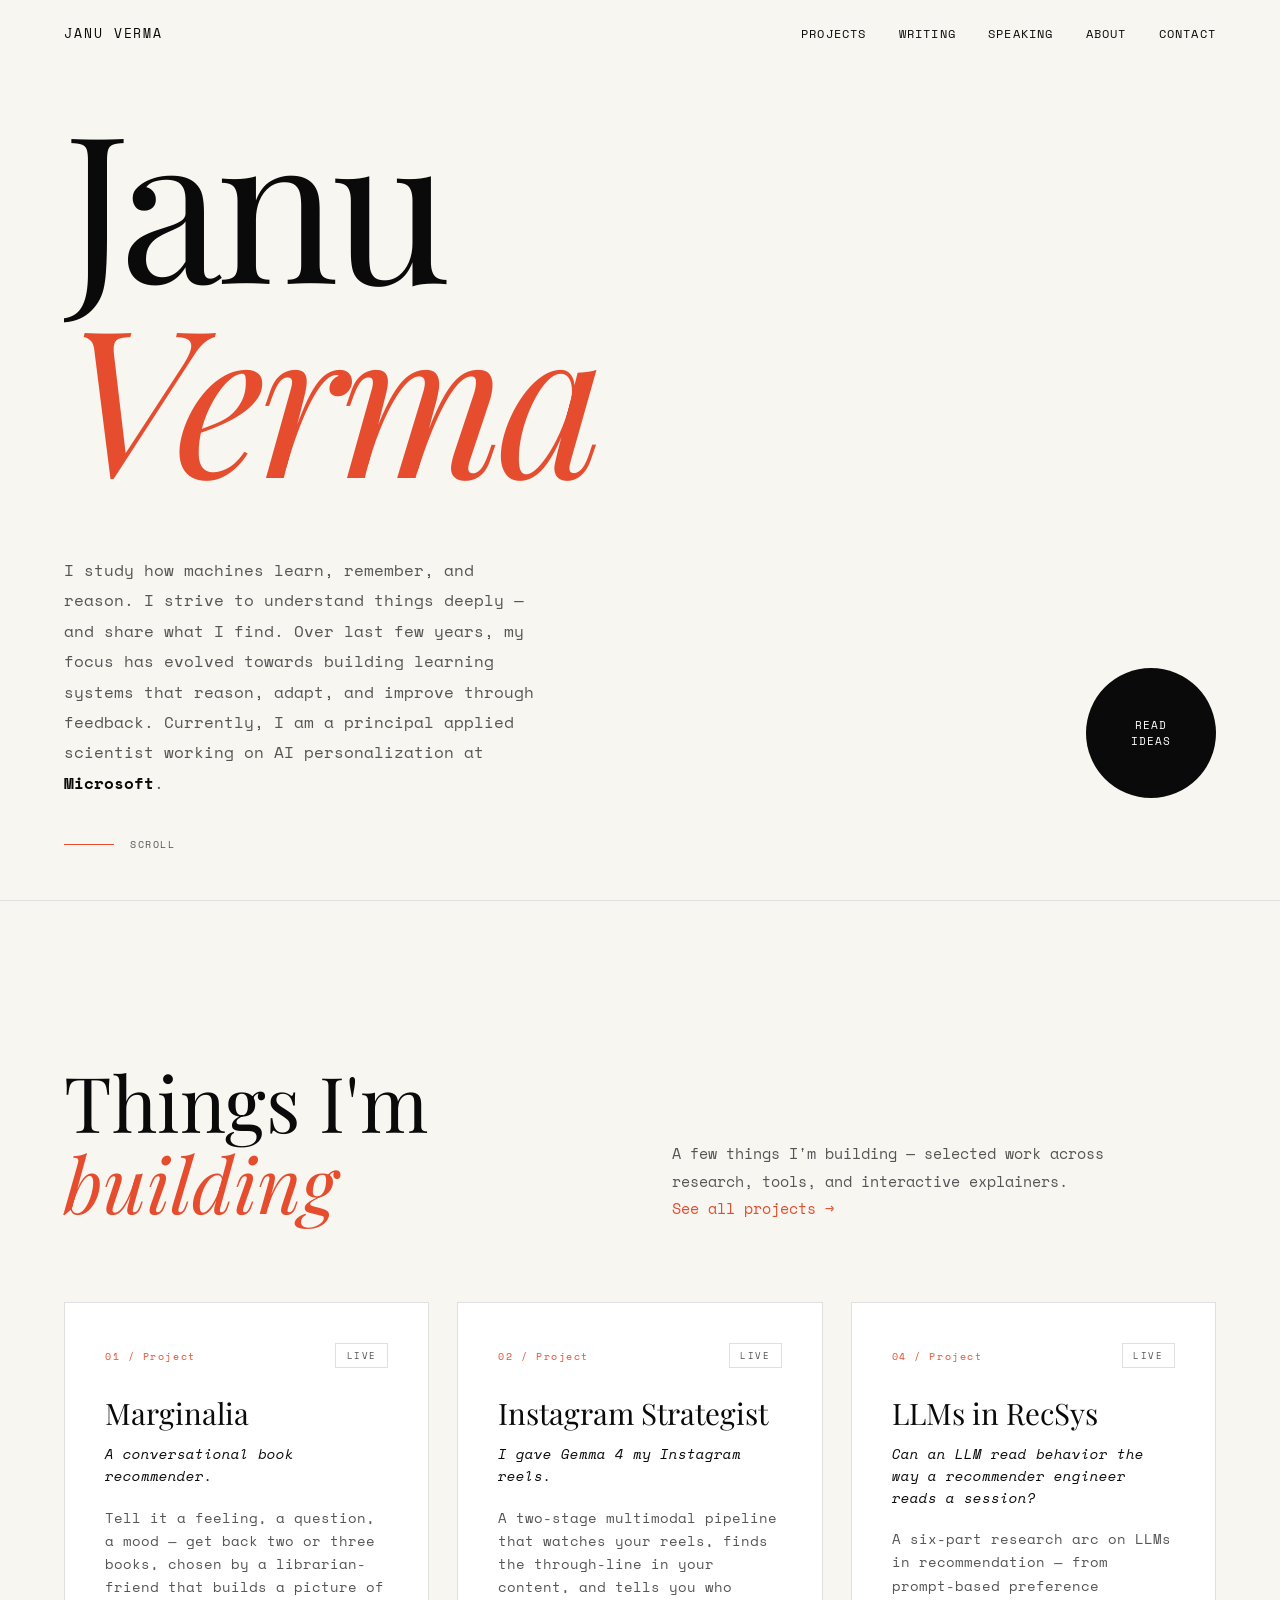
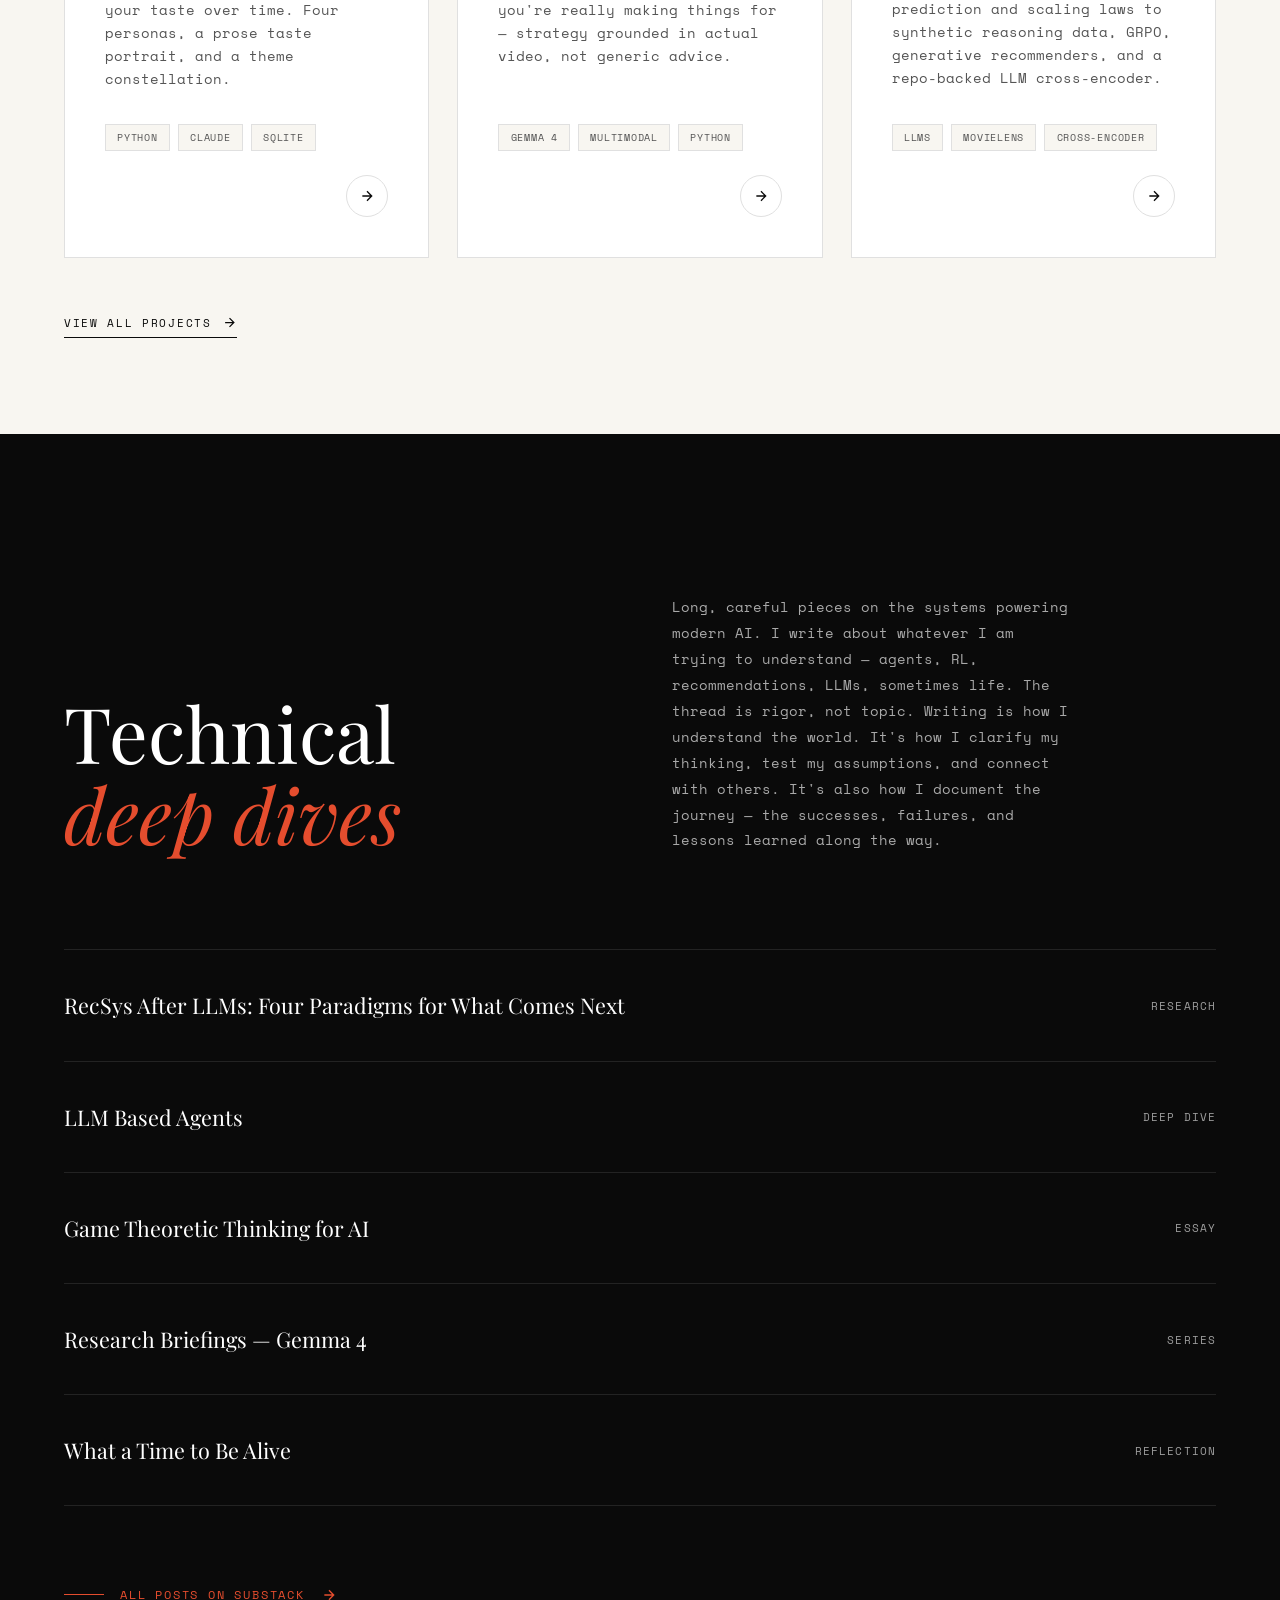
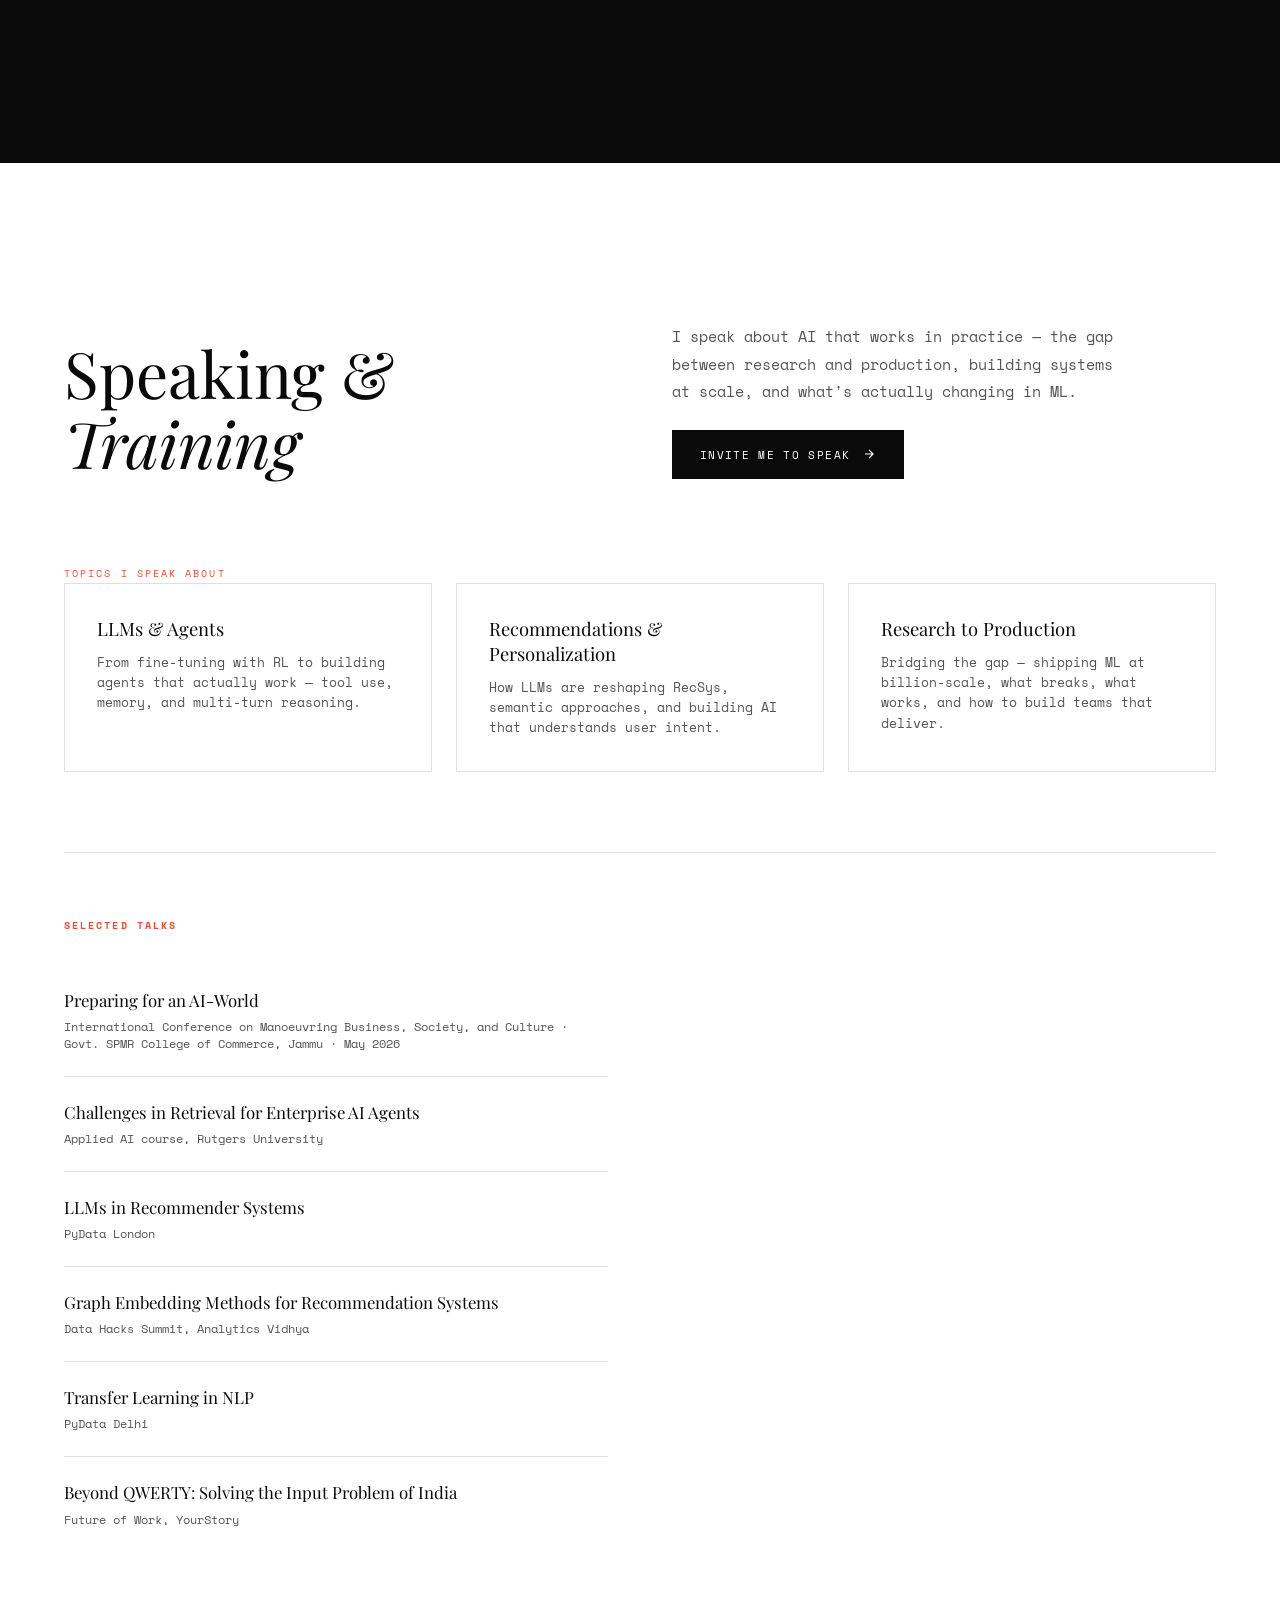
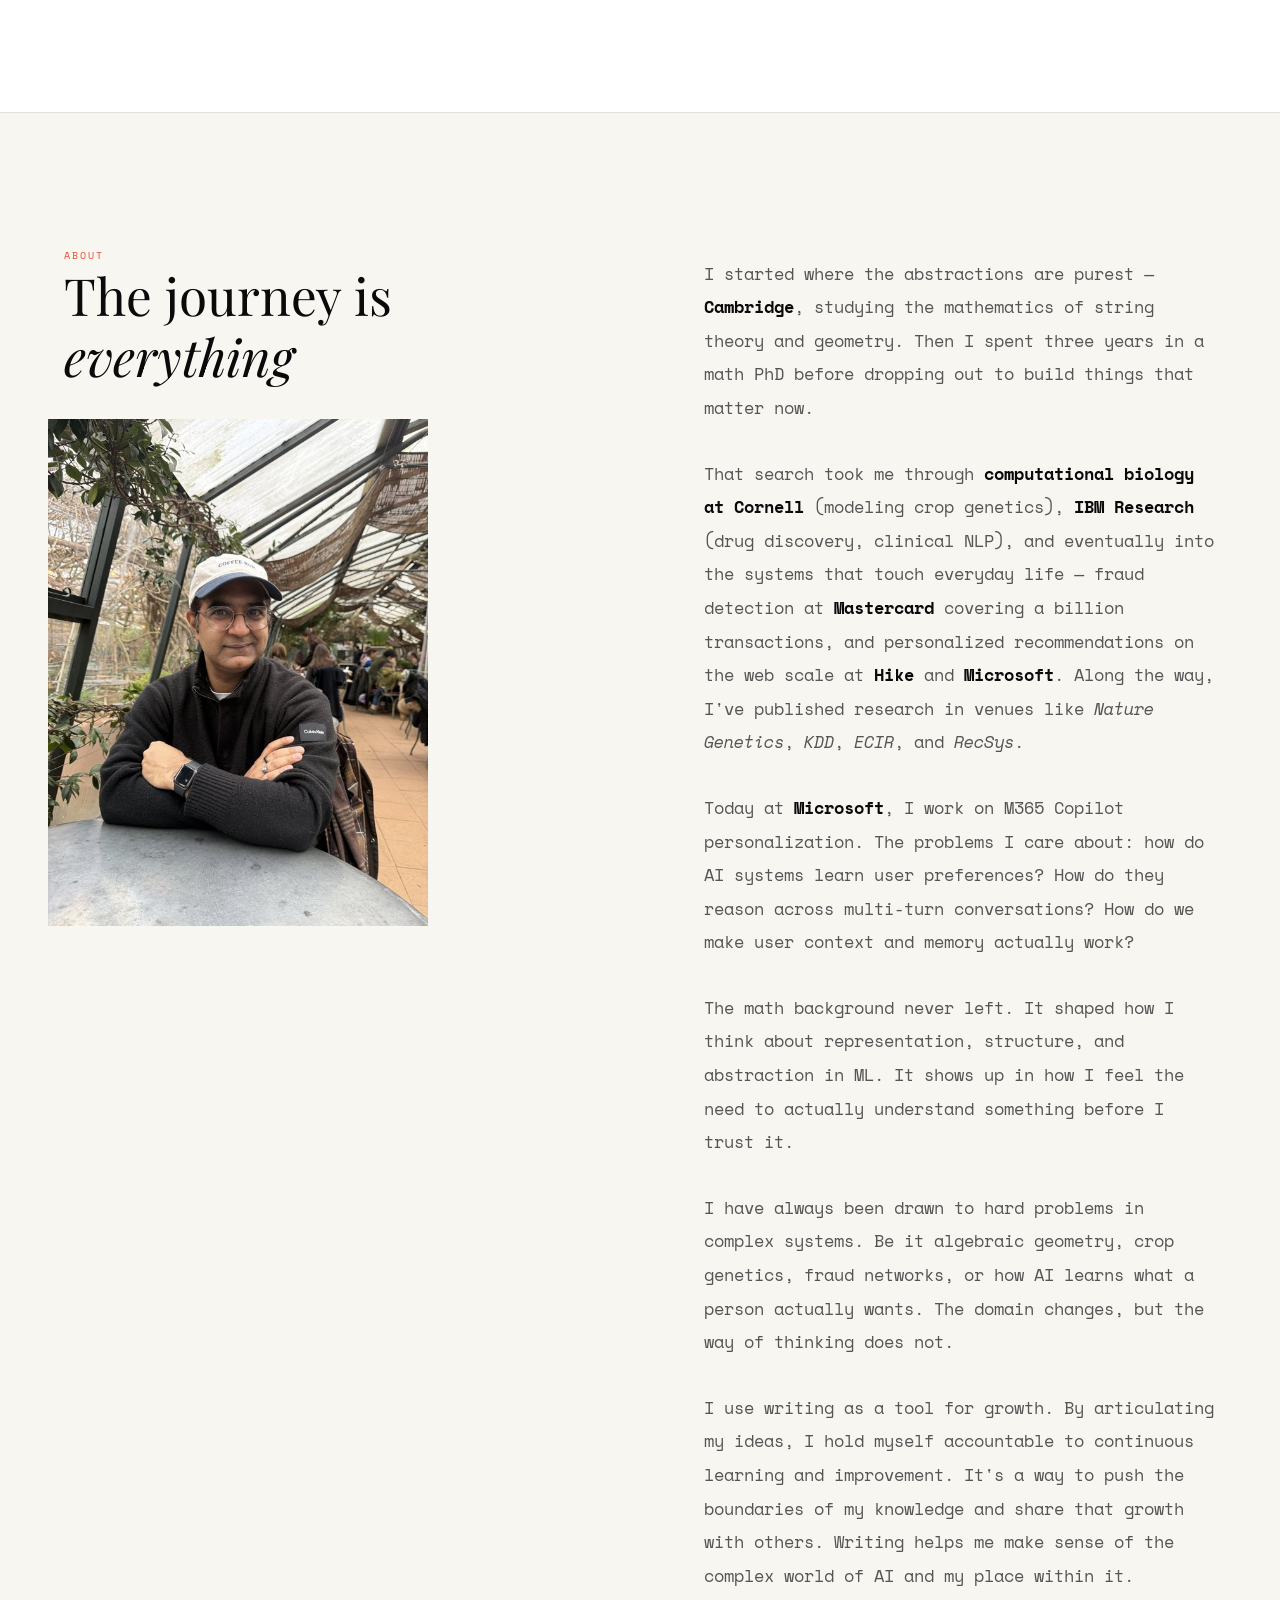
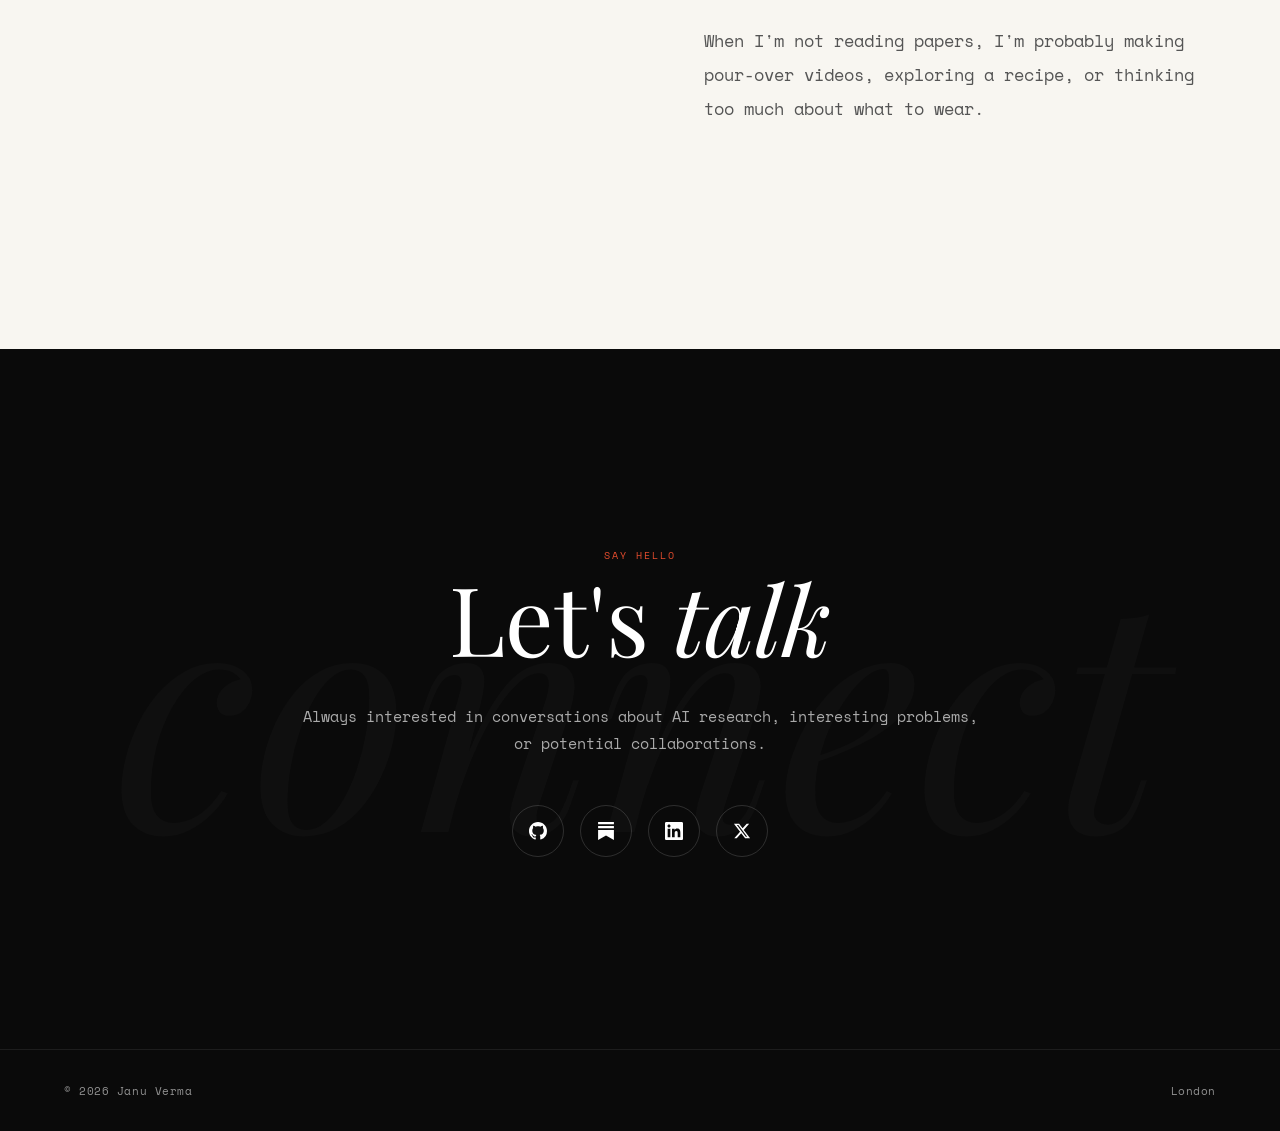
<file: index.html>
<!DOCTYPE html>
<html lang="en">
<head>
    <meta charset="UTF-8">
    <meta name="viewport" content="width=device-width, initial-scale=1.0">
    <title>Janu Verma</title>
    <meta name="description" content="Writing about the ideas shaping AI. Principal Applied Scientist at Microsoft.">

    <link rel="icon" type="image/svg+xml" href="/favicon.svg">
    <link rel="canonical" href="https://januverma.com/">

    <meta property="og:type" content="website">
    <meta property="og:url" content="https://januverma.com/">
    <meta property="og:title" content="Janu Verma">
    <meta property="og:description" content="Writing about the ideas shaping AI. Principal Applied Scientist at Microsoft.">
    <meta property="og:image" content="https://januverma.com/photo-small.jpg">
    <meta name="twitter:card" content="summary_large_image">
    <meta name="twitter:site" content="@januverma">
    <meta name="twitter:title" content="Janu Verma">
    <meta name="twitter:description" content="Writing about the ideas shaping AI. Principal Applied Scientist at Microsoft.">
    <meta name="twitter:image" content="https://januverma.com/photo-small.jpg">

    <link rel="preconnect" href="https://fonts.googleapis.com">
    <link rel="preconnect" href="https://fonts.gstatic.com" crossorigin>
    <link href="https://fonts.googleapis.com/css2?family=Space+Mono:wght@400;700&family=Playfair+Display:ital,wght@0,400;0,500;0,600;1,400;1,500&display=swap" rel="stylesheet">
    
    <style>
        :root {
            --black: #0a0a0a;
            --white: #fff;
            --cream: #f8f6f1;
            --orange: #e54d2e;
            --gray: #555;
            --light-gray: #e0e0e0;
        }

        * {
            margin: 0;
            padding: 0;
            box-sizing: border-box;
        }

        html {
            scroll-behavior: smooth;
        }

        body {
            font-family: 'Space Mono', monospace;
            background: var(--cream);
            color: var(--black);
            overflow-x: hidden;
        }

        ::selection {
            background: var(--orange);
            color: var(--white);
        }

        a {
            color: inherit;
            text-decoration: none;
        }

        /* Nav */
        nav {
            position: fixed;
            top: 0;
            left: 0;
            right: 0;
            z-index: 100;
            padding: 1.5rem 4rem;
            display: flex;
            justify-content: space-between;
            align-items: center;
            background: var(--cream);
            transition: all 0.3s ease;
        }

        nav.scrolled {
            padding: 1rem 4rem;
            background: rgba(248, 246, 241, 0.95);
            backdrop-filter: blur(10px);
            border-bottom: 1px solid var(--light-gray);
        }

        nav.dark-section {
            background: var(--black);
        }

        nav.dark-section.scrolled {
            background: rgba(10, 10, 10, 0.95);
            border-bottom: 1px solid rgba(255,255,255,0.1);
        }

        .nav-name {
            font-size: 0.8rem;
            text-transform: uppercase;
            letter-spacing: 0.15em;
            color: var(--black);
            transition: color 0.3s ease;
        }

        nav.dark-section .nav-name {
            color: var(--white);
        }

        .nav-links {
            display: flex;
            gap: 2rem;
        }

        .nav-links a {
            font-size: 0.75rem;
            text-transform: uppercase;
            letter-spacing: 0.1em;
            color: var(--black);
            transition: all 0.3s ease;
        }

        nav.dark-section .nav-links a {
            color: var(--white);
        }

        .nav-links a:hover {
            color: var(--orange);
        }

        .nav-toggle {
            display: none;
            background: none;
            border: none;
            padding: 0;
            width: 28px;
            height: 20px;
            position: relative;
            cursor: pointer;
            z-index: 102;
        }

        .nav-toggle span {
            position: absolute;
            left: 0;
            width: 100%;
            height: 2px;
            background: var(--black);
            transition: all 0.3s ease;
        }

        .nav-toggle span:first-child {
            top: 4px;
        }

        .nav-toggle span:last-child {
            bottom: 4px;
        }

        nav.dark-section .nav-toggle span {
            background: var(--white);
        }

        nav.menu-open .nav-toggle span {
            background: var(--black);
        }

        nav.menu-open .nav-toggle span:first-child {
            transform: translateY(5px) rotate(45deg);
        }

        nav.menu-open .nav-toggle span:last-child {
            transform: translateY(-5px) rotate(-45deg);
        }

        /* Hero */
        .hero {
            min-height: 100vh;
            display: flex;
            flex-direction: column;
            justify-content: center;
            padding: 6rem 4rem;
            position: relative;
        }

        .hero-massive {
            font-family: 'Playfair Display', serif;
            font-size: clamp(4.5rem, 16vw, 14rem);
            font-weight: 400;
            line-height: 0.95;
            letter-spacing: -0.03em;
            margin-bottom: 4rem;
        }

        .hero-massive .line {
            display: block;
            overflow: hidden;
            padding-bottom: 0.15em;
            margin-bottom: -0.15em;
        }

        .hero-massive .line span {
            display: block;
            animation: slideUp 1s cubic-bezier(0.16, 1, 0.3, 1) forwards;
            transform: translateY(100%);
        }

        .hero-massive .line:nth-child(2) span {
            animation-delay: 0.1s;
        }

        .hero-massive .italic {
            font-style: italic;
            color: var(--orange);
        }

        @keyframes slideUp {
            to { transform: translateY(0); }
        }

        .hero-bottom {
            display: flex;
            justify-content: space-between;
            align-items: flex-end;
            flex-wrap: wrap;
            gap: 3rem;
            max-width: 1400px;
        }

        .hero-intro {
            max-width: 480px;
            font-size: 1rem;
            line-height: 1.9;
            color: var(--gray);
        }

        .hero-intro strong {
            color: var(--black);
        }

        .hero-cta {
            display: flex;
            align-items: center;
            gap: 1.5rem;
        }

        .btn-circle {
            width: 130px;
            height: 130px;
            border-radius: 50%;
            background: var(--black);
            color: var(--white);
            display: flex;
            align-items: center;
            justify-content: center;
            font-size: 0.7rem;
            text-transform: uppercase;
            letter-spacing: 0.1em;
            text-align: center;
            transition: all 0.4s cubic-bezier(0.16, 1, 0.3, 1);
            position: relative;
            overflow: hidden;
        }

        .btn-circle::before {
            content: '';
            position: absolute;
            inset: 0;
            background: var(--orange);
            transform: scale(0);
            border-radius: 50%;
            transition: transform 0.4s cubic-bezier(0.16, 1, 0.3, 1);
        }

        .btn-circle:hover::before {
            transform: scale(1);
        }

        .btn-circle span {
            position: relative;
            z-index: 1;
            line-height: 1.4;
        }

        .scroll-indicator {
            position: absolute;
            bottom: 3rem;
            left: 4rem;
            display: flex;
            align-items: center;
            gap: 1rem;
            font-size: 0.65rem;
            text-transform: uppercase;
            letter-spacing: 0.15em;
            color: var(--gray);
        }

        .scroll-line {
            width: 50px;
            height: 1px;
            background: var(--black);
            position: relative;
            overflow: hidden;
        }

        .scroll-line::after {
            content: '';
            position: absolute;
            left: 0;
            top: 0;
            width: 100%;
            height: 100%;
            background: var(--orange);
            animation: scrollLine 2s ease-in-out infinite;
        }

        @keyframes scrollLine {
            0%, 100% { transform: translateX(-100%); }
            50% { transform: translateX(100%); }
        }

        /* Ideas Section */
        .ideas {
            background: var(--black);
            color: var(--white);
            padding: 10rem 4rem;
            position: relative;
        }

        .ideas-header {
            display: grid;
            grid-template-columns: 1fr 1fr;
            gap: 4rem;
            margin-bottom: 6rem;
            align-items: end;
        }

        .ideas-title {
            font-family: 'Playfair Display', serif;
            font-size: clamp(2.5rem, 6vw, 5rem);
            font-weight: 400;
            line-height: 1.05;
        }

        .ideas-title .italic {
            font-style: italic;
            color: var(--orange);
        }

        .ideas-subtitle {
            max-width: 400px;
            font-size: 0.9rem;
            line-height: 1.8;
            color: rgba(255,255,255,0.65);
        }

        .posts-list {
            border-top: 1px solid rgba(255,255,255,0.1);
        }

        .post-item {
            display: grid;
            grid-template-columns: 1fr auto;
            gap: 3rem;
            padding: 2.5rem 0;
            border-bottom: 1px solid rgba(255,255,255,0.1);
            transition: all 0.3s ease;
            align-items: center;
        }

        .post-item:hover {
            padding-left: 1.5rem;
        }

        .post-item:hover .post-title {
            color: var(--orange);
        }

        .post-title {
            font-family: 'Playfair Display', serif;
            font-size: 1.35rem;
            font-weight: 400;
            line-height: 1.4;
            transition: color 0.3s ease;
        }

        .post-meta {
            font-size: 0.7rem;
            text-transform: uppercase;
            letter-spacing: 0.1em;
            color: rgba(255,255,255,0.6);
            white-space: nowrap;
        }


        .substack-cta {
            display: inline-flex;
            align-items: center;
            gap: 1rem;
            margin-top: 5rem;
            font-size: 0.75rem;
            text-transform: uppercase;
            letter-spacing: 0.15em;
            color: var(--orange);
            transition: gap 0.3s ease;
        }

        .substack-cta:hover {
            gap: 1.5rem;
        }

        .substack-cta .line {
            width: 40px;
            height: 1px;
            background: var(--orange);
        }

        /* Projects Section */
        .projects {
            background: var(--cream);
            padding: 10rem 4rem 6rem;
            border-top: 1px solid var(--light-gray);
        }

        .projects-inner {
            max-width: 1400px;
            margin: 0 auto;
        }

        .projects-header {
            display: grid;
            grid-template-columns: 1fr 1fr;
            gap: 4rem;
            margin-bottom: 5rem;
            align-items: end;
        }

        .projects-title {
            font-family: 'Playfair Display', serif;
            font-size: clamp(2.5rem, 6vw, 5rem);
            font-weight: 400;
            line-height: 1.05;
        }

        .projects-title .italic {
            font-style: italic;
            color: var(--orange);
        }

        .projects-intro {
            max-width: 440px;
            font-size: 0.95rem;
            line-height: 1.8;
            color: var(--gray);
        }

        .projects-intro a {
            color: var(--orange);
            white-space: nowrap;
            transition: opacity 0.3s ease;
        }

        .projects-intro a:hover {
            opacity: 0.65;
        }

        .projects-viewall {
            display: inline-flex;
            align-items: center;
            gap: 0.65rem;
            margin-top: 3.5rem;
            font-size: 0.7rem;
            text-transform: uppercase;
            letter-spacing: 0.15em;
            color: var(--black);
            border-bottom: 1px solid var(--black);
            padding-bottom: 0.4rem;
            transition: all 0.3s ease;
        }

        .projects-viewall:hover {
            color: var(--orange);
            border-color: var(--orange);
            gap: 1.1rem;
        }

        /* Project grid (generic) */
        .projects-grid {
            display: grid;
            grid-template-columns: repeat(3, 1fr);
            gap: 1.75rem;
        }

        .project-card {
            background: var(--white);
            border: 1px solid var(--light-gray);
            padding: 2.5rem;
            display: flex;
            flex-direction: column;
            position: relative;
            transition: all 0.4s cubic-bezier(0.16, 1, 0.3, 1);
            min-height: 400px;
            overflow: hidden;
        }

        .project-card:hover {
            border-color: var(--black);
            transform: translateY(-4px);
        }

        .project-card:hover .project-title {
            color: var(--orange);
        }

        .project-card.placeholder {
            background: transparent;
            border-style: dashed;
            cursor: default;
        }

        .project-card.placeholder:hover {
            transform: none;
            border-color: var(--light-gray);
        }

        .project-card.placeholder:hover .project-title {
            color: var(--gray);
        }

        .project-meta {
            display: flex;
            justify-content: space-between;
            align-items: center;
            margin-bottom: 1.75rem;
        }

        .project-number {
            font-size: 0.65rem;
            letter-spacing: 0.15em;
            color: var(--orange);
        }

        .project-status {
            font-size: 0.55rem;
            letter-spacing: 0.18em;
            text-transform: uppercase;
            color: var(--gray);
            padding: 0.3rem 0.65rem;
            border: 1px solid var(--light-gray);
        }

        .project-title {
            font-family: 'Playfair Display', serif;
            font-size: 1.85rem;
            font-weight: 400;
            line-height: 1.15;
            margin-bottom: 0.85rem;
            transition: color 0.3s ease;
        }

        .project-card.placeholder .project-title {
            color: var(--gray);
        }

        .project-tagline {
            font-size: 0.9rem;
            font-style: italic;
            color: var(--black);
            margin-bottom: 1.25rem;
            line-height: 1.5;
        }

        .project-card.placeholder .project-tagline {
            color: var(--gray);
        }

        .project-desc {
            font-size: 0.85rem;
            line-height: 1.7;
            color: var(--gray);
            margin-bottom: 2rem;
        }

        .project-tags {
            display: flex;
            flex-wrap: wrap;
            gap: 0.5rem;
            margin-top: auto;
            margin-bottom: 1.5rem;
        }

        .project-tags span {
            font-size: 0.6rem;
            letter-spacing: 0.08em;
            text-transform: uppercase;
            color: var(--gray);
            padding: 0.35rem 0.7rem;
            background: var(--cream);
            border: 1px solid var(--light-gray);
        }

        .project-arrow {
            align-self: flex-end;
            width: 42px;
            height: 42px;
            border: 1px solid var(--light-gray);
            border-radius: 50%;
            display: flex;
            align-items: center;
            justify-content: center;
            transition: all 0.3s ease;
            color: var(--black);
        }

        .project-card:hover .project-arrow {
            background: var(--black);
            border-color: var(--black);
            color: var(--white);
        }

        /* Story Section */
        .story {
            padding: 8rem 4rem 12rem;
            display: grid;
            grid-template-columns: 1fr 1fr;
            gap: 8rem;
            align-items: start;
            max-width: 1600px;
            margin: 0 auto;
            border-top: 1px solid var(--light-gray);
        }

        .story-left {
            position: sticky;
            top: 6rem;
        }

        .story-label {
            font-size: 0.65rem;
            text-transform: uppercase;
            letter-spacing: 0.2em;
            color: var(--orange);
            margin-bottom: 2rem;
        }

        .story-headline {
            font-family: 'Playfair Display', serif;
            font-size: clamp(2.5rem, 4vw, 3.5rem);
            font-weight: 400;
            line-height: 1.2;
            margin-bottom: 3rem;
        }

        .story-headline .italic {
            font-style: italic;
        }

        .story-photo {
            position: relative;
            max-width: 380px;
        }

        .story-photo img {
            width: 100%;
            height: auto;
            display: block;
            filter: grayscale(20%);
            transition: filter 0.4s ease;
            position: relative;
            left: -16px;
            top: -16px;
        }

        .story-photo:hover img {
            filter: grayscale(0%);
        }
        

        .story-photo::before {
            content: '';
            position: absolute;
            top: -16px;
            left: -16px;
            right: 16px;
            bottom: 16px;
            border: 1px solid var(--orange);
            z-index: -1;
        }

        .story-right {
            padding-top: 1rem;
        }

        .story-text {
            font-size: 1.05rem;
            line-height: 2;
            color: var(--gray);
            margin-bottom: 2rem;
        }

        .story-text strong {
            color: var(--black);
            font-weight: 700;
        }

        .story-places {
            display: flex;
            flex-direction: column;
            gap: 0.75rem;
            margin-top: 4rem;
        }

        .place-tag {
            display: inline-flex;
            align-items: center;
            gap: 1rem;
            padding: 1.25rem 1.5rem;
            background: var(--white);
            border: 1px solid var(--light-gray);
            font-size: 0.85rem;
            transition: all 0.3s ease;
        }

        .place-tag:hover {
            border-color: var(--black);
            transform: translateX(8px);
        }

        .place-tag .dot {
            width: 6px;
            height: 6px;
            background: var(--orange);
            border-radius: 50%;
        }

        /* Speaking Section */
        .speaking {
            background: var(--white);
            padding: 10rem 4rem;
        }

        .speaking-inner {
            max-width: 1200px;
            margin: 0 auto;
        }

        .speaking-header {
            display: grid;
            grid-template-columns: 1fr 1fr;
            gap: 4rem;
            margin-bottom: 5rem;
            align-items: end;
        }

        .speaking-title {
            font-family: 'Playfair Display', serif;
            font-size: clamp(2.5rem, 5vw, 4rem);
            font-weight: 400;
            line-height: 1.1;
        }

        .speaking-title .italic {
            font-style: italic;
        }

        .speaking-intro {
            max-width: 450px;
        }

        .speaking-intro p {
            font-size: 0.95rem;
            line-height: 1.8;
            color: var(--gray);
            margin-bottom: 1.5rem;
        }

        .speaking-cta-btn {
            display: inline-flex;
            align-items: center;
            gap: 0.75rem;
            padding: 1rem 1.75rem;
            background: var(--black);
            color: var(--white);
            font-size: 0.7rem;
            text-transform: uppercase;
            letter-spacing: 0.12em;
            transition: all 0.3s ease;
        }

        .speaking-cta-btn:hover {
            background: var(--orange);
        }

        .topics-label {
            font-size: 0.65rem;
            text-transform: uppercase;
            letter-spacing: 0.2em;
            color: var(--orange);
            margin-bottom: 1.5rem;
        }

        .topics-grid {
            display: grid;
            grid-template-columns: repeat(3, 1fr);
            gap: 1.5rem;
            margin-bottom: 5rem;
        }

        .topic-card {
            padding: 2rem;
            border: 1px solid var(--light-gray);
            transition: all 0.3s ease;
        }

        .topic-card:hover {
            border-color: var(--orange);
            transform: translateY(-4px);
        }

        .topic-card h3 {
            font-family: 'Playfair Display', serif;
            font-size: 1.15rem;
            font-weight: 400;
            margin-bottom: 0.75rem;
        }

        .topic-card p {
            font-size: 0.8rem;
            color: var(--gray);
            line-height: 1.6;
        }

        .talks-section {
            display: grid;
            grid-template-columns: 1fr 1fr;
            gap: 4rem;
            padding-top: 4rem;
            border-top: 1px solid var(--light-gray);
        }

        .talks-column h4 {
            font-size: 0.65rem;
            text-transform: uppercase;
            letter-spacing: 0.2em;
            color: var(--orange);
            margin-bottom: 2rem;
        }

        .talk-item {
            padding: 1.5rem 0;
            border-bottom: 1px solid var(--light-gray);
        }

        .talk-item:last-child {
            border-bottom: none;
        }

        .talk-title {
            font-family: 'Playfair Display', serif;
            font-size: 1.05rem;
            font-weight: 400;
            margin-bottom: 0.35rem;
            line-height: 1.4;
        }

        .talk-venue {
            font-size: 0.75rem;
            color: var(--gray);
        }

        .media-item {
            padding: 1.5rem 0;
            border-bottom: 1px solid var(--light-gray);
            transition: all 0.3s ease;
        }

        .media-item:last-child {
            border-bottom: none;
        }

        .media-item:hover {
            padding-left: 1rem;
        }

        .media-item:hover .media-title {
            color: var(--orange);
        }

        .media-title {
            font-family: 'Playfair Display', serif;
            font-size: 1.05rem;
            font-weight: 400;
            line-height: 1.4;
            transition: color 0.3s ease;
        }

        /* Research Section */
        .research {
            background: var(--white);
            padding: 10rem 4rem;
        }

        .research-inner {
            max-width: 1000px;
            margin: 0 auto;
        }

        .research-header {
            margin-bottom: 4rem;
        }

        .research-label {
            font-size: 0.65rem;
            text-transform: uppercase;
            letter-spacing: 0.2em;
            color: var(--orange);
            margin-bottom: 1.5rem;
        }

        .research-title {
            font-family: 'Playfair Display', serif;
            font-size: clamp(2rem, 4vw, 3rem);
            font-weight: 400;
        }

        .research-list {
            border-top: 1px solid var(--light-gray);
        }

        .research-item {
            display: grid;
            grid-template-columns: 100px 1fr;
            gap: 3rem;
            padding: 2.5rem 0;
            border-bottom: 1px solid var(--light-gray);
            transition: all 0.3s ease;
        }

        .research-item:hover {
            padding-left: 1rem;
        }

        .research-venue {
            font-size: 0.6rem;
            text-transform: uppercase;
            letter-spacing: 0.1em;
            color: var(--orange);
            padding-top: 0.4rem;
        }

        .research-info h3 {
            font-family: 'Playfair Display', serif;
            font-size: 1.15rem;
            font-weight: 400;
            margin-bottom: 0.5rem;
            line-height: 1.45;
        }

        .research-info p {
            font-size: 0.8rem;
            color: var(--gray);
        }

        .scholar-link {
            display: inline-flex;
            align-items: center;
            gap: 0.75rem;
            margin-top: 3rem;
            font-size: 0.75rem;
            text-transform: uppercase;
            letter-spacing: 0.1em;
            color: var(--orange);
            transition: gap 0.3s ease;
        }

        .scholar-link:hover {
            gap: 1rem;
        }

        /* Contact */
        .contact {
            background: var(--black);
            color: var(--white);
            padding: 12rem 4rem;
            text-align: center;
            position: relative;
            overflow: hidden;
        }

        .contact-bg {
            position: absolute;
            top: 50%;
            left: 50%;
            transform: translate(-50%, -50%);
            font-family: 'Playfair Display', serif;
            font-size: 25vw;
            font-style: italic;
            color: rgba(255,255,255,0.02);
            white-space: nowrap;
            pointer-events: none;
        }

        .contact-content {
            position: relative;
            z-index: 1;
            max-width: 700px;
            margin: 0 auto;
        }

        .contact-label {
            font-size: 0.65rem;
            text-transform: uppercase;
            letter-spacing: 0.2em;
            color: var(--orange);
            margin-bottom: 2rem;
        }

        .contact-title {
            font-family: 'Playfair Display', serif;
            font-size: clamp(2.5rem, 8vw, 6rem);
            font-weight: 400;
            line-height: 1.1;
            margin-bottom: 2rem;
        }

        .contact-title .italic {
            font-style: italic;
        }

        .contact-text {
            font-size: 0.95rem;
            color: rgba(255,255,255,0.65);
            line-height: 1.8;
            margin-bottom: 3rem;
        }

        .contact-email {
            display: inline-block;
            font-family: 'Playfair Display', serif;
            font-size: clamp(1.25rem, 2.5vw, 1.75rem);
            border-bottom: 2px solid var(--orange);
            padding-bottom: 0.5rem;
            margin-bottom: 4rem;
            transition: color 0.3s ease;
        }

        .contact-email:hover {
            color: var(--orange);
        }

        .social-row {
            display: flex;
            justify-content: center;
            gap: 1rem;
        }

        .social-btn {
            width: 52px;
            height: 52px;
            border: 1px solid rgba(255,255,255,0.15);
            border-radius: 50%;
            display: flex;
            align-items: center;
            justify-content: center;
            transition: all 0.3s ease;
        }

        .social-btn:hover {
            background: var(--orange);
            border-color: var(--orange);
        }

        .social-btn svg {
            width: 18px;
            height: 18px;
        }

        /* Footer */
        footer {
            background: var(--black);
            color: rgba(255,255,255,0.55);
            padding: 2rem 4rem;
            display: flex;
            justify-content: space-between;
            font-size: 0.7rem;
            letter-spacing: 0.05em;
            border-top: 1px solid rgba(255,255,255,0.08);
        }

        /* Responsive */
        @media (max-width: 1024px) {
            .ideas-header {
                grid-template-columns: 1fr;
                gap: 2rem;
            }

            .projects-header {
                grid-template-columns: 1fr;
                gap: 2rem;
            }

            .projects-grid {
                grid-template-columns: 1fr;
            }

            .story {
                grid-template-columns: 1fr;
                gap: 4rem;
            }

            .story-left {
                position: relative;
                top: 0;
            }

            .story-photo {
                max-width: 300px;
            }

            .research-item {
                grid-template-columns: 1fr;
                gap: 0.5rem;
            }
        }

        @media (max-width: 768px) {
            nav {
                padding: 1.25rem 1.5rem;
            }

            nav.scrolled {
                padding: 1rem 1.5rem;
            }

            .nav-toggle {
                display: block;
            }

            .nav-links {
                position: fixed;
                inset: 0;
                z-index: 101;
                flex-direction: column;
                align-items: center;
                justify-content: center;
                gap: 2.5rem;
                background: var(--cream);
                opacity: 0;
                visibility: hidden;
                transition: opacity 0.3s ease, visibility 0.3s ease;
            }

            nav.menu-open .nav-links {
                opacity: 1;
                visibility: visible;
            }

            .nav-links a,
            nav.dark-section .nav-links a {
                font-size: 1rem;
                color: var(--black);
            }

            .nav-name {
                position: relative;
                z-index: 102;
            }

            nav.menu-open .nav-name {
                color: var(--black);
            }

            .hero, .ideas, .projects, .story, .research, .contact {
                padding-left: 1.5rem;
                padding-right: 1.5rem;
            }

            .project-card {
                padding: 2rem;
                min-height: auto;
            }

            .hero {
                padding-top: 5rem;
                padding-bottom: 5rem;
            }

            .hero-bottom {
                flex-direction: column;
                align-items: flex-start;
            }

            .btn-circle {
                width: 110px;
                height: 110px;
            }

            .scroll-indicator {
                left: 1.5rem;
            }

            .story-photo {
                max-width: 260px;
            }

            footer {
                flex-direction: column;
                gap: 0.5rem;
                text-align: center;
                padding: 1.5rem;
            }
        }

        /* Scroll animations */
        .reveal {
            opacity: 0;
            transform: translateY(30px);
            transition: all 0.7s cubic-bezier(0.16, 1, 0.3, 1);
        }

        .reveal.visible {
            opacity: 1;
            transform: translateY(0);
        }

        @media (prefers-reduced-motion: reduce) {
            html {
                scroll-behavior: auto;
            }

            *, *::before, *::after {
                animation-duration: 0.01ms !important;
                animation-iteration-count: 1 !important;
                transition-duration: 0.01ms !important;
            }

            .hero-massive .line span {
                animation: none;
                transform: none;
            }

            .reveal {
                opacity: 1;
                transform: none;
            }
        }
    </style>
</head>
<body>
    <nav id="navbar">
        <span class="nav-name">Janu Verma</span>
        <div class="nav-links">
            <a href="#projects">Projects</a>
            <a href="#ideas">Writing</a>
            <a href="#speaking">Speaking</a>
            <a href="#story">About</a>
            <!-- <a href="#research">Research</a> -->
            <a href="#contact">Contact</a>
        </div>
        <button class="nav-toggle" id="navToggle" aria-label="Menu" aria-expanded="false">
            <span></span>
            <span></span>
        </button>
    </nav>

    <section class="hero">
        <h1 class="hero-massive">
            <span class="line"><span>Janu</span></span>
            <span class="line"><span><em class="italic">Verma</em></span></span>
        </h1>
        
        <div class="hero-bottom">
            <p class="hero-intro">
                I study how machines learn, remember, and reason. I strive to understand things deeply — and share what I find. Over last few years, my focus has evolved towards building learning systems that reason, adapt, and improve through feedback. Currently, I am a principal applied scientist working on AI personalization at <strong>Microsoft</strong>.
            </p>
            <div class="hero-cta">
                <a href="https://januverma.substack.com" target="_blank" class="btn-circle">
                    <span>Read<br>Ideas</span>
                </a>
            </div>
        </div>

        <div class="scroll-indicator">
            <div class="scroll-line"></div>
            <span>Scroll</span>
        </div>
    </section>

    <section class="projects" id="projects">
        <div class="projects-inner">
            <div class="projects-header">
                <h2 class="projects-title">
                    Things I'm<br><span class="italic">building</span>
                </h2>
                <p class="projects-intro">
                    A few things I'm building — selected work across research, tools, and interactive explainers. <a href="projects.html">See all projects →</a>
                </p>
            </div>

            <!--
                FEATURED PROJECTS (home shows 3, hand-picked, newest-first).
                The full catalogue lives in projects.html.
                Each project = { number, title, tagline, desc, tags[], status, track? }.
                Card links to its detail page in projects/. The track (if any) is shown
                on the detail page as a clickable tag — never branded here on the grid.
                To feature a different project, swap a card below (and keep projects.html in sync).
            -->
            <div class="projects-grid">
                <a href="projects/marginalia.html" class="project-card reveal">
                    <div class="project-meta">
                        <span class="project-number">01 / Project</span>
                        <span class="project-status">Live</span>
                    </div>
                    <h3 class="project-title">Marginalia</h3>
                    <p class="project-tagline">A conversational book recommender.</p>
                    <p class="project-desc">
                        Tell it a feeling, a question, a mood — get back two or three books, chosen by a librarian-friend that builds a picture of your taste over time. Four personas, a prose taste portrait, and a theme constellation.
                    </p>
                    <div class="project-tags">
                        <span>Python</span>
                        <span>Claude</span>
                        <span>SQLite</span>
                    </div>
                    <span class="project-arrow">
                        <svg width="16" height="16" viewBox="0 0 24 24" fill="none" stroke="currentColor" stroke-width="2">
                            <path d="M5 12h14M12 5l7 7-7 7"/>
                        </svg>
                    </span>
                </a>

                <a href="projects/instagram-strategist.html" class="project-card reveal">
                    <div class="project-meta">
                        <span class="project-number">02 / Project</span>
                        <span class="project-status">Live</span>
                    </div>
                    <h3 class="project-title">Instagram Strategist</h3>
                    <p class="project-tagline">I gave Gemma 4 my Instagram reels.</p>
                    <p class="project-desc">
                        A two-stage multimodal pipeline that watches your reels, finds the through-line in your content, and tells you who you're really making things for — strategy grounded in actual video, not generic advice.
                    </p>
                    <div class="project-tags">
                        <span>Gemma 4</span>
                        <span>Multimodal</span>
                        <span>Python</span>
                    </div>
                    <span class="project-arrow">
                        <svg width="16" height="16" viewBox="0 0 24 24" fill="none" stroke="currentColor" stroke-width="2">
                            <path d="M5 12h14M12 5l7 7-7 7"/>
                        </svg>
                    </span>
                </a>

                <a href="projects/llm-recsys.html" class="project-card reveal">
                    <div class="project-meta">
                        <span class="project-number">04 / Project</span>
                        <span class="project-status">Live</span>
                    </div>
                    <h3 class="project-title">LLMs in RecSys</h3>
                    <p class="project-tagline">Can an LLM read behavior the way a recommender engineer reads a session?</p>
                    <p class="project-desc">
                        A six-part research arc on LLMs in recommendation — from prompt-based preference prediction and scaling laws to synthetic reasoning data, GRPO, generative recommenders, and a repo-backed LLM cross-encoder.
                    </p>
                    <div class="project-tags">
                        <span>LLMs</span>
                        <span>MovieLens</span>
                        <span>Cross-Encoder</span>
                    </div>
                    <span class="project-arrow">
                        <svg width="16" height="16" viewBox="0 0 24 24" fill="none" stroke="currentColor" stroke-width="2">
                            <path d="M5 12h14M12 5l7 7-7 7"/>
                        </svg>
                    </span>
                </a>
            </div>

            <a href="projects.html" class="projects-viewall">
                View all projects
                <svg width="15" height="15" viewBox="0 0 24 24" fill="none" stroke="currentColor" stroke-width="2">
                    <path d="M5 12h14M12 5l7 7-7 7"/>
                </svg>
            </a>
        </div>
    </section>

    <section class="ideas" id="ideas">
        <div class="ideas-header">
            <h2 class="ideas-title">
                Technical<br><span class="italic">deep dives</span>
            </h2>
            <p class="ideas-subtitle">
                Long, careful pieces on the systems powering modern AI.
                I write about whatever I am trying to understand — agents, RL, recommendations, LLMs, sometimes life. The thread is rigor, not topic.
                Writing is how I understand the world. It's how I clarify my thinking, test my assumptions, and connect with others. It's also how I document the journey — the successes, failures, and lessons learned along the way.

            </p>
        </div>

        <div class="posts-list">
            <a href="https://januverma.substack.com/p/recsys-after-llms-four-paradigms" target="_blank" class="post-item reveal">
                <h3 class="post-title">RecSys After LLMs: Four Paradigms for What Comes Next</h3>
                <span class="post-meta">Research</span>
            </a>
            <a href="https://januverma.substack.com/p/llm-based-agents" target="_blank" class="post-item reveal">
                <h3 class="post-title">LLM Based Agents</h3>
                <span class="post-meta">Deep Dive</span>
            </a>
            <a href="https://januverma.substack.com/p/game-theoretic-thinking-for-ai" target="_blank" class="post-item reveal">
                <h3 class="post-title">Game Theoretic Thinking for AI</h3>
                <span class="post-meta">Essay</span>
            </a>
            <a href="https://januverma.substack.com/p/research-briefings-gemma-4" target="_blank" class="post-item reveal">
                <h3 class="post-title">Research Briefings — Gemma 4</h3>
                <span class="post-meta">Series</span>
            </a>
            <a href="https://januverma.substack.com/p/what-a-time-to-be-alive" target="_blank" class="post-item reveal">
                <h3 class="post-title">What a Time to Be Alive</h3>
                <span class="post-meta">Reflection</span>
            </a>
        </div>

        <a href="https://januverma.substack.com" target="_blank" class="substack-cta">
            <span class="line"></span>
            All posts on Substack
            <svg width="16" height="16" viewBox="0 0 24 24" fill="none" stroke="currentColor" stroke-width="2">
                <path d="M5 12h14M12 5l7 7-7 7"/>
            </svg>
        </a>
    </section>

    <section class="speaking" id="speaking">
        <div class="speaking-inner">
            <div class="speaking-header">
                <h2 class="speaking-title">
                    Speaking & <span class="italic">Training</span>
                </h2>
                <div class="speaking-intro">
                    <p>
                        I speak about AI that works in practice — the gap between research and production, building systems at scale, and what's actually changing in ML.
                    </p>
                    <a href="mailto:j.verma5@gmail.com?subject=Speaking%20Inquiry" class="speaking-cta-btn">
                        Invite me to speak
                        <svg width="14" height="14" viewBox="0 0 24 24" fill="none" stroke="currentColor" stroke-width="2">
                            <path d="M5 12h14M12 5l7 7-7 7"/>
                        </svg>
                    </a>
                </div>
            </div>

            <span class="topics-label">Topics I speak about</span>
            <div class="topics-grid">
                <div class="topic-card reveal">
                    <h3>LLMs & Agents</h3>
                    <p>From fine-tuning with RL to building agents that actually work — tool use, memory, and multi-turn reasoning.</p>
                </div>
                <div class="topic-card reveal">
                    <h3>Recommendations & Personalization</h3>
                    <p>How LLMs are reshaping RecSys, semantic approaches, and building AI that understands user intent.</p>
                </div>
                <div class="topic-card reveal">
                    <h3>Research to Production</h3>
                    <p>Bridging the gap — shipping ML at billion-scale, what breaks, what works, and how to build teams that deliver.</p>
                </div>
            </div>

            <div class="talks-section">
                <div class="talks-column">
                    <h4>Selected Talks</h4>
                    <div class="talk-item reveal">
                        <p class="talk-title">Preparing for an AI-World</p>
                        <p class="talk-venue">International Conference on Manoeuvring Business, Society, and Culture · Govt. SPMR College of Commerce, Jammu · May 2026</p>
                    </div>
                    <div class="talk-item reveal">
                        <p class="talk-title">Challenges in Retrieval for Enterprise AI Agents</p>
                        <p class="talk-venue">Applied AI course, Rutgers University</p>
                    </div>
                    <div class="talk-item reveal">
                        <p class="talk-title">LLMs in Recommender Systems</p>
                        <p class="talk-venue">PyData London</p>
                    </div>
                    <div class="talk-item reveal">
                        <p class="talk-title">Graph Embedding Methods for Recommendation Systems</p>
                        <p class="talk-venue">Data Hacks Summit, Analytics Vidhya</p>
                    </div>
                    <div class="talk-item reveal">
                        <p class="talk-title">Transfer Learning in NLP</p>
                        <p class="talk-venue">PyData Delhi</p>
                    </div>
                    <div class="talk-item reveal">
                        <p class="talk-title">Beyond QWERTY: Solving the Input Problem of India</p>
                        <p class="talk-venue">Future of Work, YourStory</p>
                    </div>
                </div>

                <!-- <div class="talks-column">
                    <h4>Media</h4>
                    <a href="#" class="media-item reveal">
                        <p class="media-title">Can Hike replace the keyboard with stickers? Solving India's input problem.</p>
                    </a>
                    <a href="#" class="media-item reveal">
                        <p class="media-title">Leadership Lecture Series — Janu Verma</p>
                    </a>
                    <a href="#" class="media-item reveal">
                        <p class="media-title">Cassava is genetically decaying, putting staple crop at risk</p>
                    </a>
                    <a href="#" class="media-item reveal">
                        <p class="media-title">The Nuts and Bolts of Image Recognition</p>
                    </a>
                </div> -->
            </div>
        </div>
    </section>

    <section class="story" id="story">
        <div class="story-left">
            <span class="story-label">About</span>
            <h2 class="story-headline">
                The journey is <span class="italic">everything</span>
            </h2>
            <div class="story-photo reveal">
                <img src="photo-small.jpg" alt="Janu Verma" width="800" height="600" loading="lazy" decoding="async">
            </div>
        </div>

        <div class="story-right">
            <p class="story-text reveal">
                I started where the abstractions are purest — <strong>Cambridge</strong>, studying the mathematics of string theory and geometry. Then I spent three years in a math PhD before dropping out to build things that matter now.
            </p>
            <p class="story-text reveal">
                That search took me through <strong>computational biology at Cornell</strong> (modeling crop genetics), <strong>IBM Research</strong> (drug discovery, clinical NLP), and eventually into the systems that touch everyday life — fraud detection at <strong>Mastercard</strong> covering a billion transactions, and personalized recommendations on the web scale at <strong>Hike</strong> and <strong>Microsoft</strong>.
                Along the way, I've published research in venues like <em>Nature Genetics</em>, <em>KDD</em>, <em>ECIR</em>, and <em>RecSys</em>.
            </p>
            <p class="story-text reveal">
                Today at <strong>Microsoft</strong>, I work on M365 Copilot personalization. The problems I care about: how do AI systems learn user preferences? How do they reason across multi-turn conversations? How do we make user context and memory actually work?
            </p>
            <p class="story-text reveal">
                The math background never left. It shaped how I think about representation, structure, and abstraction in ML. It shows up in how I feel the need to actually understand something before I trust it.
            </p>
            <p class="story-text reveal">
                I have always been drawn to hard problems in complex systems. Be it algebraic geometry, crop genetics, fraud networks, or how AI learns what a person actually wants. The domain changes, but the way of thinking does not.
            </p>
            <p class="story-text reveal">
                I use writing as a tool for growth. By articulating my ideas, I hold myself accountable to continuous learning and improvement. It's a way to push the boundaries of my knowledge and share that growth with others. Writing helps me make sense of the complex world of AI and my place within it.
            </p>
            <p class="story-text reveal">
                When I'm not reading papers, I'm probably making pour-over videos, exploring a recipe, or thinking too much about what to wear.
            </p>
        </div>
    </section>


    <!-- <section class="research" id="research">
        <div class="research-inner">
            <div class="research-header">
                <span class="research-label">Selected Work</span>
                <h2 class="research-title">Research & Publications</h2>
            </div>

            <div class="research-list">
                <div class="research-item reveal">
                    <span class="research-venue">MLADS '25</span>
                    <div class="research-info">
                        <h3>Generative Recommenders for Zero-Query Prompt Recommendation</h3>
                        <p>Janu Verma, Vlad Kolesnyk, Royi Ronen</p>
                    </div>
                </div>
                <div class="research-item reveal">
                    <span class="research-venue">KDD '22</span>
                    <div class="research-info">
                        <h3>Label-aware Sampling using Contrastive Learning for GNN-based Fraud Detection</h3>
                        <p>Janu Verma, Garima Arora, et al.</p>
                    </div>
                </div>
                <div class="research-item reveal">
                    <span class="research-venue">ECIR '19</span>
                    <div class="research-info">
                        <h3>Heterogeneous Edge Embedding for Friend Recommendation</h3>
                        <p>Janu Verma, Srishti Gupta, et al.</p>
                    </div>
                </div>
                <div class="research-item reveal">
                    <span class="research-venue">IEEE VIS '18</span>
                    <div class="research-info">
                        <h3>Clustervision: Visual Supervision of Unsupervised Clustering</h3>
                        <p>Bum Chul Kwon, Janu Verma, et al.</p>
                    </div>
                </div>
                <div class="research-item reveal">
                    <span class="research-venue">Nat. Gen. '17</span>
                    <div class="research-info">
                        <h3>Cassava Haplotype Map Highlights Fixation of Deleterious Mutations</h3>
                        <p>Ramu et al., incl. Janu Verma</p>
                    </div>
                </div>
            </div>

            <a href="https://scholar.google.com" target="_blank" class="scholar-link">
                Full list on Google Scholar
                <svg width="14" height="14" viewBox="0 0 24 24" fill="none" stroke="currentColor" stroke-width="2">
                    <path d="M5 12h14M12 5l7 7-7 7"/>
                </svg>
            </a>
        </div>
    </section> -->

    <section class="contact" id="contact">
        <div class="contact-bg">connect</div>
        <div class="contact-content">
            <span class="contact-label">Say Hello</span>
            <h2 class="contact-title">Let's <span class="italic">talk</span></h2>
            <p class="contact-text">
                Always interested in conversations about AI research, interesting problems, or potential collaborations.
            </p>
            <div class="social-row">
                <a href="https://github.com/januverma" target="_blank" class="social-btn" aria-label="GitHub">
                    <svg viewBox="0 0 24 24" fill="currentColor">
                        <path d="M12 0C5.37 0 0 5.37 0 12c0 5.31 3.435 9.795 8.205 11.385.6.105.825-.255.825-.57 0-.285-.015-1.23-.015-2.235-3.015.555-3.795-.735-4.035-1.41-.135-.345-.72-1.41-1.23-1.695-.42-.225-1.02-.78-.015-.795.945-.015 1.62.87 1.845 1.23 1.08 1.815 2.805 1.305 3.495.99.105-.78.42-1.305.765-1.605-2.67-.3-5.46-1.335-5.46-5.925 0-1.305.465-2.385 1.23-3.225-.12-.3-.54-1.53.12-3.18 0 0 1.005-.315 3.3 1.23.96-.27 1.98-.405 3-.405s2.04.135 3 .405c2.295-1.56 3.3-1.23 3.3-1.23.66 1.65.24 2.88.12 3.18.765.84 1.23 1.905 1.23 3.225 0 4.605-2.805 5.625-5.475 5.925.435.375.81 1.095.81 2.22 0 1.605-.015 2.895-.015 3.3 0 .315.225.69.825.57A12.02 12.02 0 0024 12c0-6.63-5.37-12-12-12z"/>
                    </svg>
                </a>
                <a href="https://januverma.substack.com" target="_blank" class="social-btn" aria-label="Substack">
                    <svg viewBox="0 0 24 24" fill="currentColor">
                        <path d="M22.539 8.242H1.46V5.406h21.08v2.836zM1.46 10.812V24L12 18.11 22.54 24V10.812H1.46zM22.54 0H1.46v2.836h21.08V0z"/>
                    </svg>
                </a>
                <a href="https://www.linkedin.com/in/janu-verma-b79b8823/" target="_blank" class="social-btn" aria-label="LinkedIn">
                    <svg viewBox="0 0 24 24" fill="currentColor">
                        <path d="M20.447 20.452h-3.554v-5.569c0-1.328-.027-3.037-1.852-3.037-1.853 0-2.136 1.445-2.136 2.939v5.667H9.351V9h3.414v1.561h.046c.477-.9 1.637-1.85 3.37-1.85 3.601 0 4.267 2.37 4.267 5.455v6.286zM5.337 7.433c-1.144 0-2.063-.926-2.063-2.065 0-1.138.92-2.063 2.063-2.063 1.14 0 2.064.925 2.064 2.063 0 1.139-.925 2.065-2.064 2.065zm1.782 13.019H3.555V9h3.564v11.452zM22.225 0H1.771C.792 0 0 .774 0 1.729v20.542C0 23.227.792 24 1.771 24h20.451C23.2 24 24 23.227 24 22.271V1.729C24 .774 23.2 0 22.222 0h.003z"/>
                    </svg>
                </a>
                <a href="https://twitter.com/januverma" target="_blank" class="social-btn" aria-label="X">
                    <svg viewBox="0 0 24 24" fill="currentColor">
                        <path d="M18.244 2.25h3.308l-7.227 8.26 8.502 11.24H16.17l-5.214-6.817L4.99 21.75H1.68l7.73-8.835L1.254 2.25H8.08l4.713 6.231zm-1.161 17.52h1.833L7.084 4.126H5.117z"/>
                    </svg>
                </a>
            </div>
        </div>
    </section>

    <footer>
        <span>© 2026 Janu Verma</span>
        <span>London</span>
    </footer>

    <script>
        // Scroll reveal
        const revealElements = document.querySelectorAll('.reveal');
        
        const observer = new IntersectionObserver((entries) => {
            entries.forEach(entry => {
                if (entry.isIntersecting) {
                    entry.target.classList.add('visible');
                }
            });
        }, {
            threshold: 0.1,
            rootMargin: '0px 0px -80px 0px'
        });

        revealElements.forEach(el => observer.observe(el));

        // Nav background change based on section
        const navbar = document.getElementById('navbar');
        const darkSections = document.querySelectorAll('.ideas, .contact');
        
        function updateNav() {
            const scrollY = window.scrollY;
            
            if (scrollY > 50) {
                navbar.classList.add('scrolled');
            } else {
                navbar.classList.remove('scrolled');
            }
            
            let inDarkSection = false;
            darkSections.forEach(section => {
                const rect = section.getBoundingClientRect();
                if (rect.top <= 60 && rect.bottom >= 60) {
                    inDarkSection = true;
                }
            });
            
            if (inDarkSection) {
                navbar.classList.add('dark-section');
            } else {
                navbar.classList.remove('dark-section');
            }
        }

        window.addEventListener('scroll', updateNav, { passive: true });
        updateNav();

        // Mobile menu
        const navToggle = document.getElementById('navToggle');

        navToggle.addEventListener('click', () => {
            const open = navbar.classList.toggle('menu-open');
            navToggle.setAttribute('aria-expanded', open);
        });

        document.querySelectorAll('.nav-links a').forEach(link => {
            link.addEventListener('click', () => {
                navbar.classList.remove('menu-open');
                navToggle.setAttribute('aria-expanded', 'false');
            });
        });
    </script>
</body>
</html>
</file>
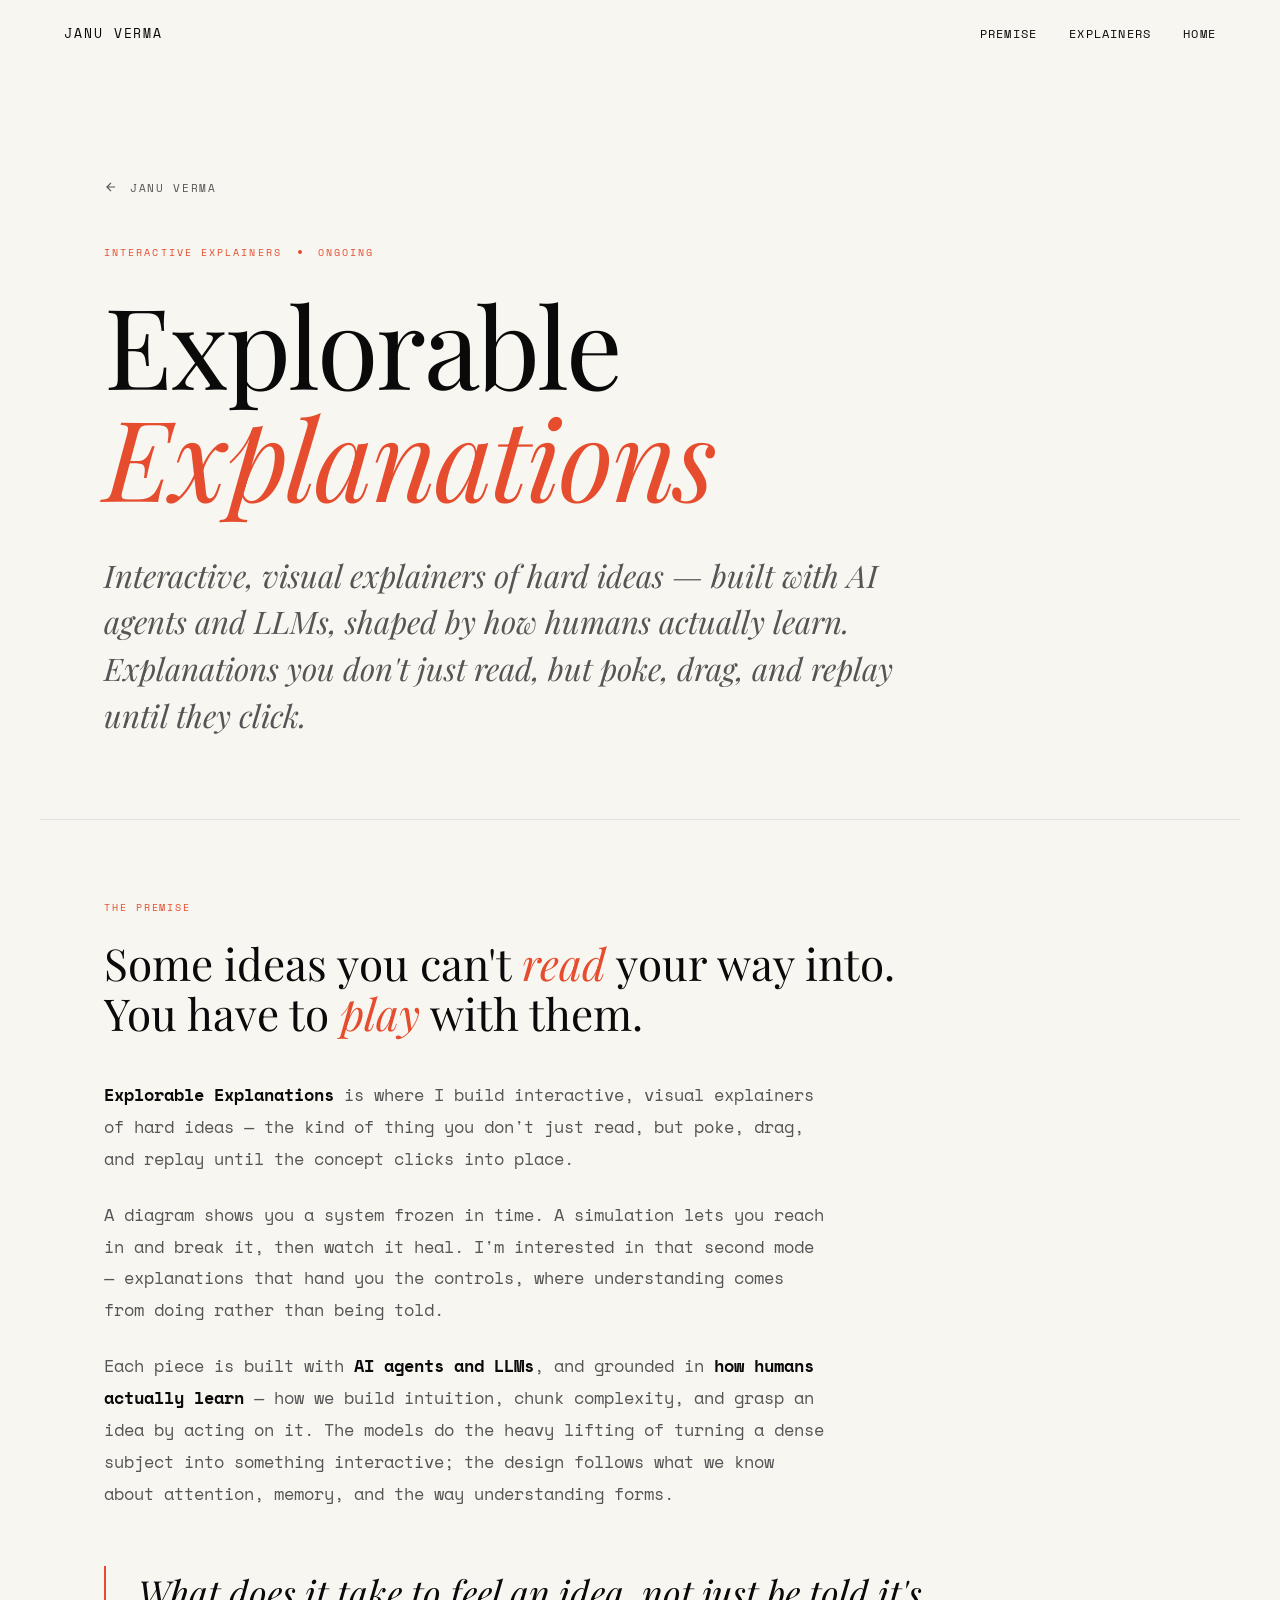
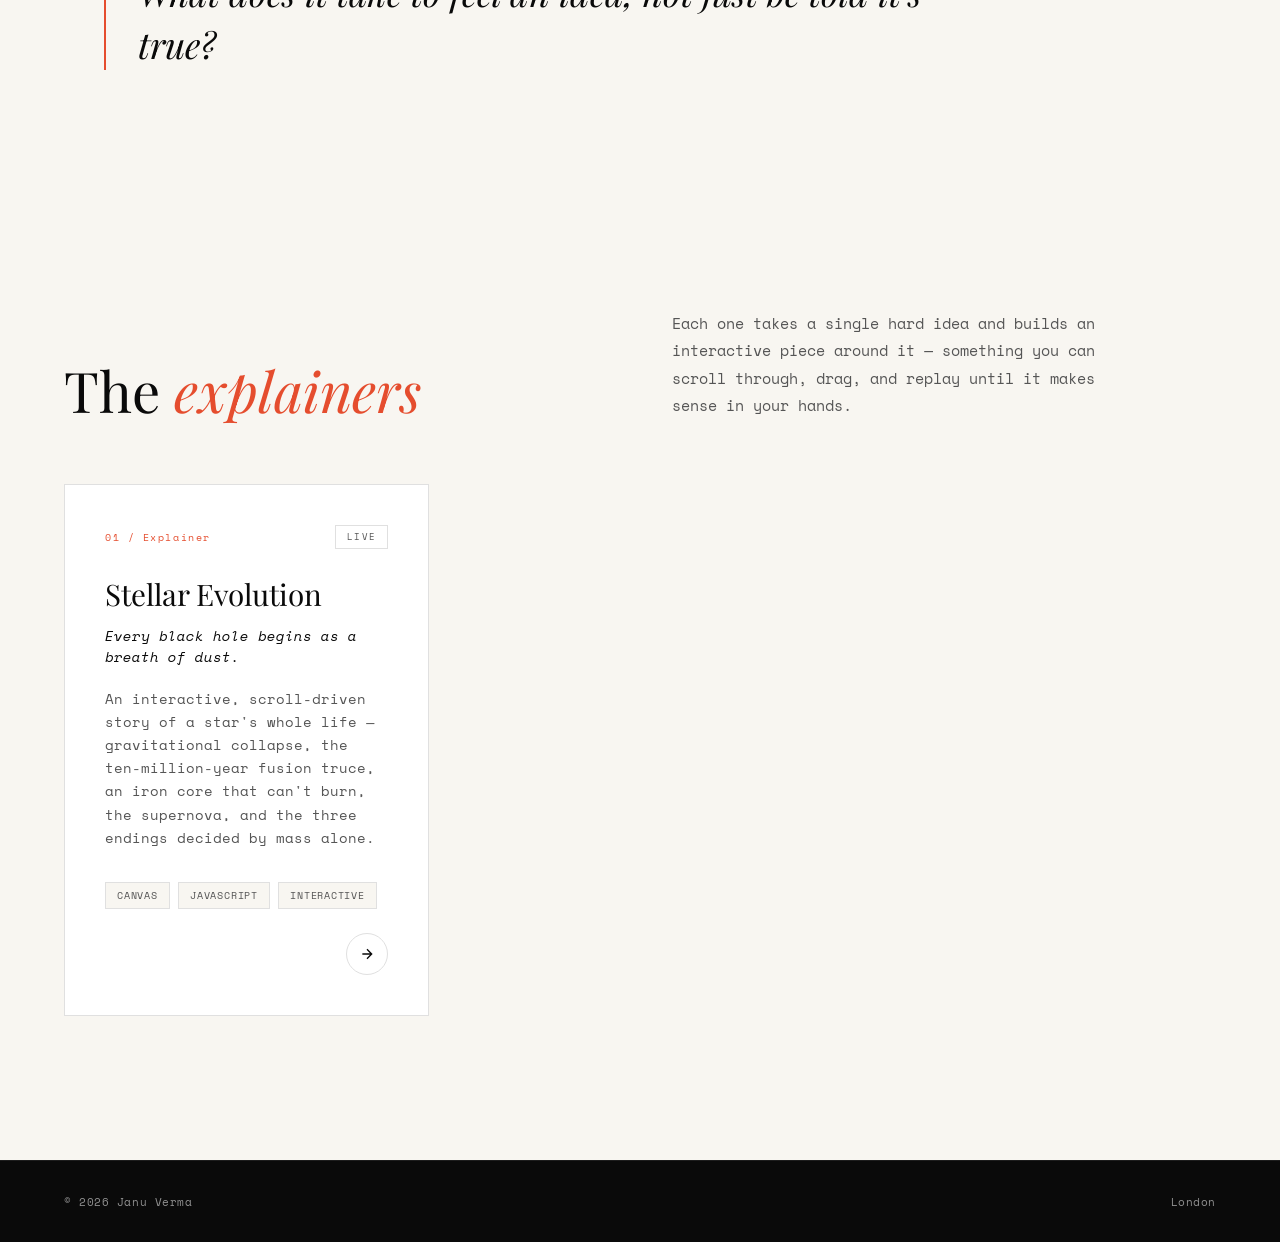
<file: explorable-explanations.html>
<!DOCTYPE html>
<html lang="en">
<head>
    <meta charset="UTF-8">
    <meta name="viewport" content="width=device-width, initial-scale=1.0">
    <title>Explorable Explanations — Janu Verma</title>
    <meta name="description" content="Interactive, visual explainers of hard ideas — explanations you don't just read, but poke, drag, and replay until the concept clicks.">

    <link rel="icon" type="image/svg+xml" href="/favicon.svg">
    <link rel="canonical" href="https://januverma.com/explorable-explanations.html">

    <meta property="og:type" content="website">
    <meta property="og:url" content="https://januverma.com/explorable-explanations.html">
    <meta property="og:title" content="Explorable Explanations — Janu Verma">
    <meta property="og:description" content="Interactive, visual explainers of hard ideas — explanations you don't just read, but poke, drag, and replay until the concept clicks.">
    <meta property="og:image" content="https://januverma.com/photo-small.jpg">
    <meta name="twitter:card" content="summary_large_image">
    <meta name="twitter:site" content="@januverma">
    <meta name="twitter:title" content="Explorable Explanations — Janu Verma">
    <meta name="twitter:description" content="Interactive, visual explainers of hard ideas — poke, drag, and replay until the concept clicks.">

    <link rel="preconnect" href="https://fonts.googleapis.com">
    <link rel="preconnect" href="https://fonts.gstatic.com" crossorigin>
    <link href="https://fonts.googleapis.com/css2?family=Space+Mono:wght@400;700&family=Playfair+Display:ital,wght@0,400;0,500;0,600;1,400;1,500&display=swap" rel="stylesheet">

    <style>
        :root {
            --black: #0a0a0a;
            --white: #fff;
            --cream: #f8f6f1;
            --orange: #e54d2e;
            --gray: #555;
            --light-gray: #e0e0e0;
        }

        * {
            margin: 0;
            padding: 0;
            box-sizing: border-box;
        }

        html {
            scroll-behavior: smooth;
        }

        body {
            font-family: 'Space Mono', monospace;
            background: var(--cream);
            color: var(--black);
            overflow-x: hidden;
        }

        ::selection {
            background: var(--orange);
            color: var(--white);
        }

        a {
            color: inherit;
            text-decoration: none;
        }

        /* Nav */
        nav {
            position: fixed;
            top: 0;
            left: 0;
            right: 0;
            z-index: 100;
            padding: 1.5rem 4rem;
            display: flex;
            justify-content: space-between;
            align-items: center;
            background: var(--cream);
            transition: all 0.3s ease;
        }

        nav.scrolled {
            padding: 1rem 4rem;
            background: rgba(248, 246, 241, 0.95);
            backdrop-filter: blur(10px);
            border-bottom: 1px solid var(--light-gray);
        }

        nav.dark-section {
            background: var(--black);
        }

        nav.dark-section.scrolled {
            background: rgba(10, 10, 10, 0.95);
            border-bottom: 1px solid rgba(255,255,255,0.1);
        }

        .nav-name {
            font-size: 0.8rem;
            text-transform: uppercase;
            letter-spacing: 0.15em;
            color: var(--black);
            transition: color 0.3s ease;
        }

        nav.dark-section .nav-name {
            color: var(--white);
        }

        .nav-links {
            display: flex;
            gap: 2rem;
        }

        .nav-links a {
            font-size: 0.75rem;
            text-transform: uppercase;
            letter-spacing: 0.1em;
            color: var(--black);
            transition: all 0.3s ease;
        }

        nav.dark-section .nav-links a {
            color: var(--white);
        }

        .nav-links a:hover {
            color: var(--orange);
        }

        .nav-toggle {
            display: none;
            background: none;
            border: none;
            padding: 0;
            width: 28px;
            height: 20px;
            position: relative;
            cursor: pointer;
            z-index: 102;
        }

        .nav-toggle span {
            position: absolute;
            left: 0;
            width: 100%;
            height: 2px;
            background: var(--black);
            transition: all 0.3s ease;
        }

        .nav-toggle span:first-child { top: 4px; }
        .nav-toggle span:last-child { bottom: 4px; }

        nav.dark-section .nav-toggle span { background: var(--white); }
        nav.menu-open .nav-toggle span { background: var(--black); }

        nav.menu-open .nav-toggle span:first-child {
            transform: translateY(5px) rotate(45deg);
        }

        nav.menu-open .nav-toggle span:last-child {
            transform: translateY(-5px) rotate(-45deg);
        }

        /* Hero */
        .pi-hero {
            padding: 11rem 4rem 5rem;
            max-width: 1200px;
            margin: 0 auto;
        }

        .back-link {
            display: inline-flex;
            align-items: center;
            gap: 0.75rem;
            font-size: 0.7rem;
            text-transform: uppercase;
            letter-spacing: 0.15em;
            color: var(--gray);
            margin-bottom: 3rem;
            transition: all 0.3s ease;
        }

        .back-link:hover {
            color: var(--orange);
            gap: 1.25rem;
        }

        .back-link svg {
            width: 14px;
            height: 14px;
        }

        .pi-eyebrow {
            font-size: 0.65rem;
            text-transform: uppercase;
            letter-spacing: 0.2em;
            color: var(--orange);
            margin-bottom: 1.75rem;
            display: flex;
            align-items: center;
            gap: 1rem;
        }

        .pi-eyebrow .dot {
            width: 4px;
            height: 4px;
            background: var(--orange);
            border-radius: 50%;
        }

        .pi-name {
            font-family: 'Playfair Display', serif;
            font-size: clamp(3rem, 9vw, 7rem);
            font-weight: 400;
            line-height: 1;
            letter-spacing: -0.02em;
            margin-bottom: 2.5rem;
        }

        .pi-name .italic {
            font-style: italic;
            color: var(--orange);
        }

        .pi-lede {
            font-family: 'Playfair Display', serif;
            font-size: clamp(1.35rem, 2.5vw, 1.95rem);
            font-style: italic;
            color: var(--gray);
            line-height: 1.5;
            max-width: 820px;
        }

        /* Premise */
        .premise {
            padding: 5rem 4rem 6rem;
            max-width: 1200px;
            margin: 0 auto;
            border-top: 1px solid var(--light-gray);
        }

        .section-label {
            display: block;
            font-size: 0.6rem;
            text-transform: uppercase;
            letter-spacing: 0.2em;
            color: var(--orange);
            margin-bottom: 1.5rem;
        }

        .section-headline {
            font-family: 'Playfair Display', serif;
            font-size: clamp(2rem, 4vw, 2.75rem);
            font-weight: 400;
            line-height: 1.15;
            margin-bottom: 2.5rem;
            max-width: 850px;
        }

        .section-headline .italic {
            font-style: italic;
            color: var(--orange);
        }

        .prose {
            max-width: 720px;
        }

        .prose p {
            font-size: 1.05rem;
            line-height: 1.9;
            color: var(--gray);
            margin-bottom: 1.5rem;
        }

        .prose p strong {
            color: var(--black);
            font-weight: 700;
        }

        .central-question {
            font-family: 'Playfair Display', serif;
            font-size: clamp(1.5rem, 3vw, 2.25rem);
            font-style: italic;
            line-height: 1.45;
            color: var(--black);
            max-width: 820px;
            margin-top: 3.5rem;
            padding-left: 2rem;
            border-left: 2px solid var(--orange);
        }

        /* Threads (dark) */
        .threads {
            background: var(--black);
            color: var(--white);
            padding: 9rem 4rem;
        }

        .threads-inner {
            max-width: 1200px;
            margin: 0 auto;
        }

        .threads-header {
            margin-bottom: 4.5rem;
            max-width: 760px;
        }

        .threads-header .section-headline {
            color: var(--white);
        }

        .threads-intro {
            font-size: 0.95rem;
            line-height: 1.8;
            color: rgba(255,255,255,0.6);
            max-width: 560px;
        }

        .threads-grid {
            display: grid;
            grid-template-columns: repeat(3, 1fr);
            gap: 1.75rem;
        }

        .thread {
            border: 1px solid rgba(255,255,255,0.1);
            padding: 2.5rem;
            transition: all 0.4s cubic-bezier(0.16, 1, 0.3, 1);
            background: rgba(255,255,255,0.02);
        }

        .thread:hover {
            border-color: var(--orange);
            background: rgba(255,255,255,0.05);
            transform: translateY(-4px);
        }

        .thread-number {
            font-size: 0.6rem;
            letter-spacing: 0.18em;
            color: var(--orange);
            margin-bottom: 1.25rem;
        }

        .thread h3 {
            font-family: 'Playfair Display', serif;
            font-size: 1.4rem;
            font-weight: 400;
            margin-bottom: 0.85rem;
        }

        .thread p {
            font-size: 0.85rem;
            line-height: 1.7;
            color: rgba(255,255,255,0.55);
        }

        /* Projects (sub-page) */
        .pi-projects {
            background: var(--cream);
            padding: 9rem 4rem;
        }

        .pi-projects-inner {
            max-width: 1200px;
            margin: 0 auto;
        }

        .pi-projects-header {
            display: grid;
            grid-template-columns: 1fr 1fr;
            gap: 4rem;
            align-items: end;
            margin-bottom: 4rem;
        }

        .pi-projects-title {
            font-family: 'Playfair Display', serif;
            font-size: clamp(2.25rem, 5vw, 3.5rem);
            font-weight: 400;
            line-height: 1.05;
        }

        .pi-projects-title .italic {
            font-style: italic;
            color: var(--orange);
        }

        .pi-projects-intro {
            max-width: 440px;
            font-size: 0.95rem;
            line-height: 1.8;
            color: var(--gray);
        }

        .projects-grid {
            display: grid;
            grid-template-columns: repeat(3, 1fr);
            gap: 1.75rem;
        }

        .project-card {
            background: var(--white);
            border: 1px solid var(--light-gray);
            padding: 2.5rem;
            display: flex;
            flex-direction: column;
            position: relative;
            transition: all 0.4s cubic-bezier(0.16, 1, 0.3, 1);
            min-height: 400px;
            overflow: hidden;
        }

        .project-card:hover {
            border-color: var(--black);
            transform: translateY(-4px);
        }

        .project-card:hover .project-title {
            color: var(--orange);
        }

        .project-card.placeholder {
            background: transparent;
            border-style: dashed;
            cursor: default;
        }

        .project-card.placeholder:hover {
            transform: none;
            border-color: var(--light-gray);
        }

        .project-card.placeholder:hover .project-title {
            color: var(--gray);
        }

        .project-meta {
            display: flex;
            justify-content: space-between;
            align-items: center;
            margin-bottom: 1.75rem;
        }

        .project-number {
            font-size: 0.65rem;
            letter-spacing: 0.15em;
            color: var(--orange);
        }

        .project-status {
            font-size: 0.55rem;
            letter-spacing: 0.18em;
            text-transform: uppercase;
            color: var(--gray);
            padding: 0.3rem 0.65rem;
            border: 1px solid var(--light-gray);
        }

        .project-title {
            font-family: 'Playfair Display', serif;
            font-size: 1.85rem;
            font-weight: 400;
            line-height: 1.15;
            margin-bottom: 0.85rem;
            transition: color 0.3s ease;
        }

        .project-card.placeholder .project-title {
            color: var(--gray);
        }

        .project-tagline {
            font-size: 0.9rem;
            font-style: italic;
            color: var(--black);
            margin-bottom: 1.25rem;
            line-height: 1.5;
        }

        .project-card.placeholder .project-tagline {
            color: var(--gray);
        }

        .project-desc {
            font-size: 0.85rem;
            line-height: 1.7;
            color: var(--gray);
            margin-bottom: 2rem;
        }

        .project-tags {
            display: flex;
            flex-wrap: wrap;
            gap: 0.5rem;
            margin-top: auto;
            margin-bottom: 1.5rem;
        }

        .project-tags span {
            font-size: 0.6rem;
            letter-spacing: 0.08em;
            text-transform: uppercase;
            color: var(--gray);
            padding: 0.35rem 0.7rem;
            background: var(--cream);
            border: 1px solid var(--light-gray);
        }

        .project-arrow {
            align-self: flex-end;
            width: 42px;
            height: 42px;
            border: 1px solid var(--light-gray);
            border-radius: 50%;
            display: flex;
            align-items: center;
            justify-content: center;
            transition: all 0.3s ease;
            color: var(--black);
        }

        .project-card:hover .project-arrow {
            background: var(--black);
            border-color: var(--black);
            color: var(--white);
        }

        /* Footer */
        footer {
            background: var(--black);
            color: rgba(255,255,255,0.55);
            padding: 2rem 4rem;
            display: flex;
            justify-content: space-between;
            font-size: 0.7rem;
            letter-spacing: 0.05em;
            border-top: 1px solid rgba(255,255,255,0.08);
        }

        /* Responsive */
        @media (max-width: 1024px) {
            .threads-grid {
                grid-template-columns: 1fr 1fr;
            }

            .projects-grid {
                grid-template-columns: 1fr;
            }

            .pi-projects-header {
                grid-template-columns: 1fr;
                gap: 2rem;
            }
        }

        @media (max-width: 768px) {
            nav {
                padding: 1.25rem 1.5rem;
            }

            nav.scrolled {
                padding: 1rem 1.5rem;
            }

            .nav-toggle {
                display: block;
            }

            .nav-links {
                position: fixed;
                inset: 0;
                z-index: 101;
                flex-direction: column;
                align-items: center;
                justify-content: center;
                gap: 2.5rem;
                background: var(--cream);
                opacity: 0;
                visibility: hidden;
                transition: opacity 0.3s ease, visibility 0.3s ease;
            }

            nav.menu-open .nav-links {
                opacity: 1;
                visibility: visible;
            }

            .nav-links a,
            nav.dark-section .nav-links a {
                font-size: 1rem;
                color: var(--black);
            }

            .nav-name {
                position: relative;
                z-index: 102;
            }

            nav.menu-open .nav-name {
                color: var(--black);
            }

            .pi-hero {
                padding: 8rem 1.5rem 4rem;
            }

            .premise {
                padding: 4rem 1.5rem 5rem;
            }

            .central-question {
                padding-left: 1.25rem;
            }

            .threads, .pi-projects {
                padding-left: 1.5rem;
                padding-right: 1.5rem;
            }

            .threads-grid {
                grid-template-columns: 1fr;
            }

            .project-card {
                padding: 2rem;
                min-height: auto;
            }

            footer {
                flex-direction: column;
                gap: 0.5rem;
                text-align: center;
                padding: 1.5rem;
            }
        }

        /* Scroll animations */
        .reveal {
            opacity: 0;
            transform: translateY(30px);
            transition: all 0.7s cubic-bezier(0.16, 1, 0.3, 1);
        }

        .reveal.visible {
            opacity: 1;
            transform: translateY(0);
        }

        @media (prefers-reduced-motion: reduce) {
            html {
                scroll-behavior: auto;
            }

            *, *::before, *::after {
                animation-duration: 0.01ms !important;
                animation-iteration-count: 1 !important;
                transition-duration: 0.01ms !important;
            }

            .reveal {
                opacity: 1;
                transform: none;
            }
        }
    </style>
</head>
<body>
    <nav id="navbar">
        <a href="index.html" class="nav-name">Janu Verma</a>
        <div class="nav-links">
            <a href="#premise">Premise</a>
            <a href="#projects">Explainers</a>
            <a href="index.html">Home</a>
        </div>
        <button class="nav-toggle" id="navToggle" aria-label="Menu" aria-expanded="false">
            <span></span>
            <span></span>
        </button>
    </nav>

    <section class="pi-hero">
        <a href="index.html#projects" class="back-link">
            <svg viewBox="0 0 24 24" fill="none" stroke="currentColor" stroke-width="2">
                <path d="M19 12H5M12 19l-7-7 7-7"/>
            </svg>
            Janu Verma
        </a>

        <div class="pi-eyebrow">
            <span>Interactive Explainers</span>
            <span class="dot"></span>
            <span>Ongoing</span>
        </div>

        <h1 class="pi-name">Explorable <span class="italic">Explanations</span></h1>

        <p class="pi-lede">
            Interactive, visual explainers of hard ideas — built with AI agents and LLMs, shaped by how humans actually learn. Explanations you don't just read, but poke, drag, and replay until they click.
        </p>
    </section>

    <section class="premise" id="premise">
        <span class="section-label">The Premise</span>
        <h2 class="section-headline">Some ideas you can't <span class="italic">read</span> your way into. You have to <span class="italic">play</span> with them.</h2>
        <div class="prose">
            <p>
                <strong>Explorable Explanations</strong> is where I build interactive, visual explainers of hard ideas — the kind of thing you don't just read, but poke, drag, and replay until the concept clicks into place.
            </p>
            <p>
                A diagram shows you a system frozen in time. A simulation lets you reach in and break it, then watch it heal. I'm interested in that second mode — explanations that hand you the controls, where understanding comes from doing rather than being told.
            </p>
            <p>
                Each piece is built with <strong>AI agents and LLMs</strong>, and grounded in <strong>how humans actually learn</strong> — how we build intuition, chunk complexity, and grasp an idea by acting on it. The models do the heavy lifting of turning a dense subject into something interactive; the design follows what we know about attention, memory, and the way understanding forms.
            </p>
        </div>

        <p class="central-question">
            What does it take to <em>feel</em> an idea, not just be told it's true?
        </p>
    </section>

    <section class="pi-projects" id="projects">
        <div class="pi-projects-inner">
            <div class="pi-projects-header">
                <h2 class="pi-projects-title">
                    The <span class="italic">explainers</span>
                </h2>
                <p class="pi-projects-intro">
                    Each one takes a single hard idea and builds an interactive piece around it — something you can scroll through, drag, and replay until it makes sense in your hands.
                </p>
            </div>

            <div class="projects-grid">
                <a href="projects/stellar-evolution.html" class="project-card reveal">
                    <div class="project-meta">
                        <span class="project-number">01 / Explainer</span>
                        <span class="project-status">Live</span>
                    </div>
                    <h3 class="project-title">Stellar Evolution</h3>
                    <p class="project-tagline">Every black hole begins as a breath of dust.</p>
                    <p class="project-desc">
                        An interactive, scroll-driven story of a star's whole life — gravitational collapse, the ten-million-year fusion truce, an iron core that can't burn, the supernova, and the three endings decided by mass alone.
                    </p>
                    <div class="project-tags">
                        <span>Canvas</span>
                        <span>JavaScript</span>
                        <span>Interactive</span>
                    </div>
                    <span class="project-arrow">
                        <svg width="16" height="16" viewBox="0 0 24 24" fill="none" stroke="currentColor" stroke-width="2">
                            <path d="M5 12h14M12 5l7 7-7 7"/>
                        </svg>
                    </span>
                </a>
            </div>
        </div>
    </section>

    <footer>
        <span>© 2026 Janu Verma</span>
        <span>London</span>
    </footer>

    <script>
        // Scroll reveal
        const revealElements = document.querySelectorAll('.reveal');
        const observer = new IntersectionObserver((entries) => {
            entries.forEach(entry => {
                if (entry.isIntersecting) entry.target.classList.add('visible');
            });
        }, { threshold: 0.1, rootMargin: '0px 0px -80px 0px' });
        revealElements.forEach(el => observer.observe(el));

        // Nav background + dark-section detection
        const navbar = document.getElementById('navbar');
        const darkSections = document.querySelectorAll('.threads');

        function updateNav() {
            if (window.scrollY > 50) navbar.classList.add('scrolled');
            else navbar.classList.remove('scrolled');

            let inDarkSection = false;
            darkSections.forEach(section => {
                const rect = section.getBoundingClientRect();
                if (rect.top <= 60 && rect.bottom >= 60) inDarkSection = true;
            });

            if (inDarkSection) navbar.classList.add('dark-section');
            else navbar.classList.remove('dark-section');
        }

        window.addEventListener('scroll', updateNav, { passive: true });
        updateNav();

        // Mobile menu
        const navToggle = document.getElementById('navToggle');
        navToggle.addEventListener('click', () => {
            const open = navbar.classList.toggle('menu-open');
            navToggle.setAttribute('aria-expanded', open);
        });

        document.querySelectorAll('.nav-links a').forEach(link => {
            link.addEventListener('click', () => {
                navbar.classList.remove('menu-open');
                navToggle.setAttribute('aria-expanded', 'false');
            });
        });
    </script>
</body>
</html>
</file>
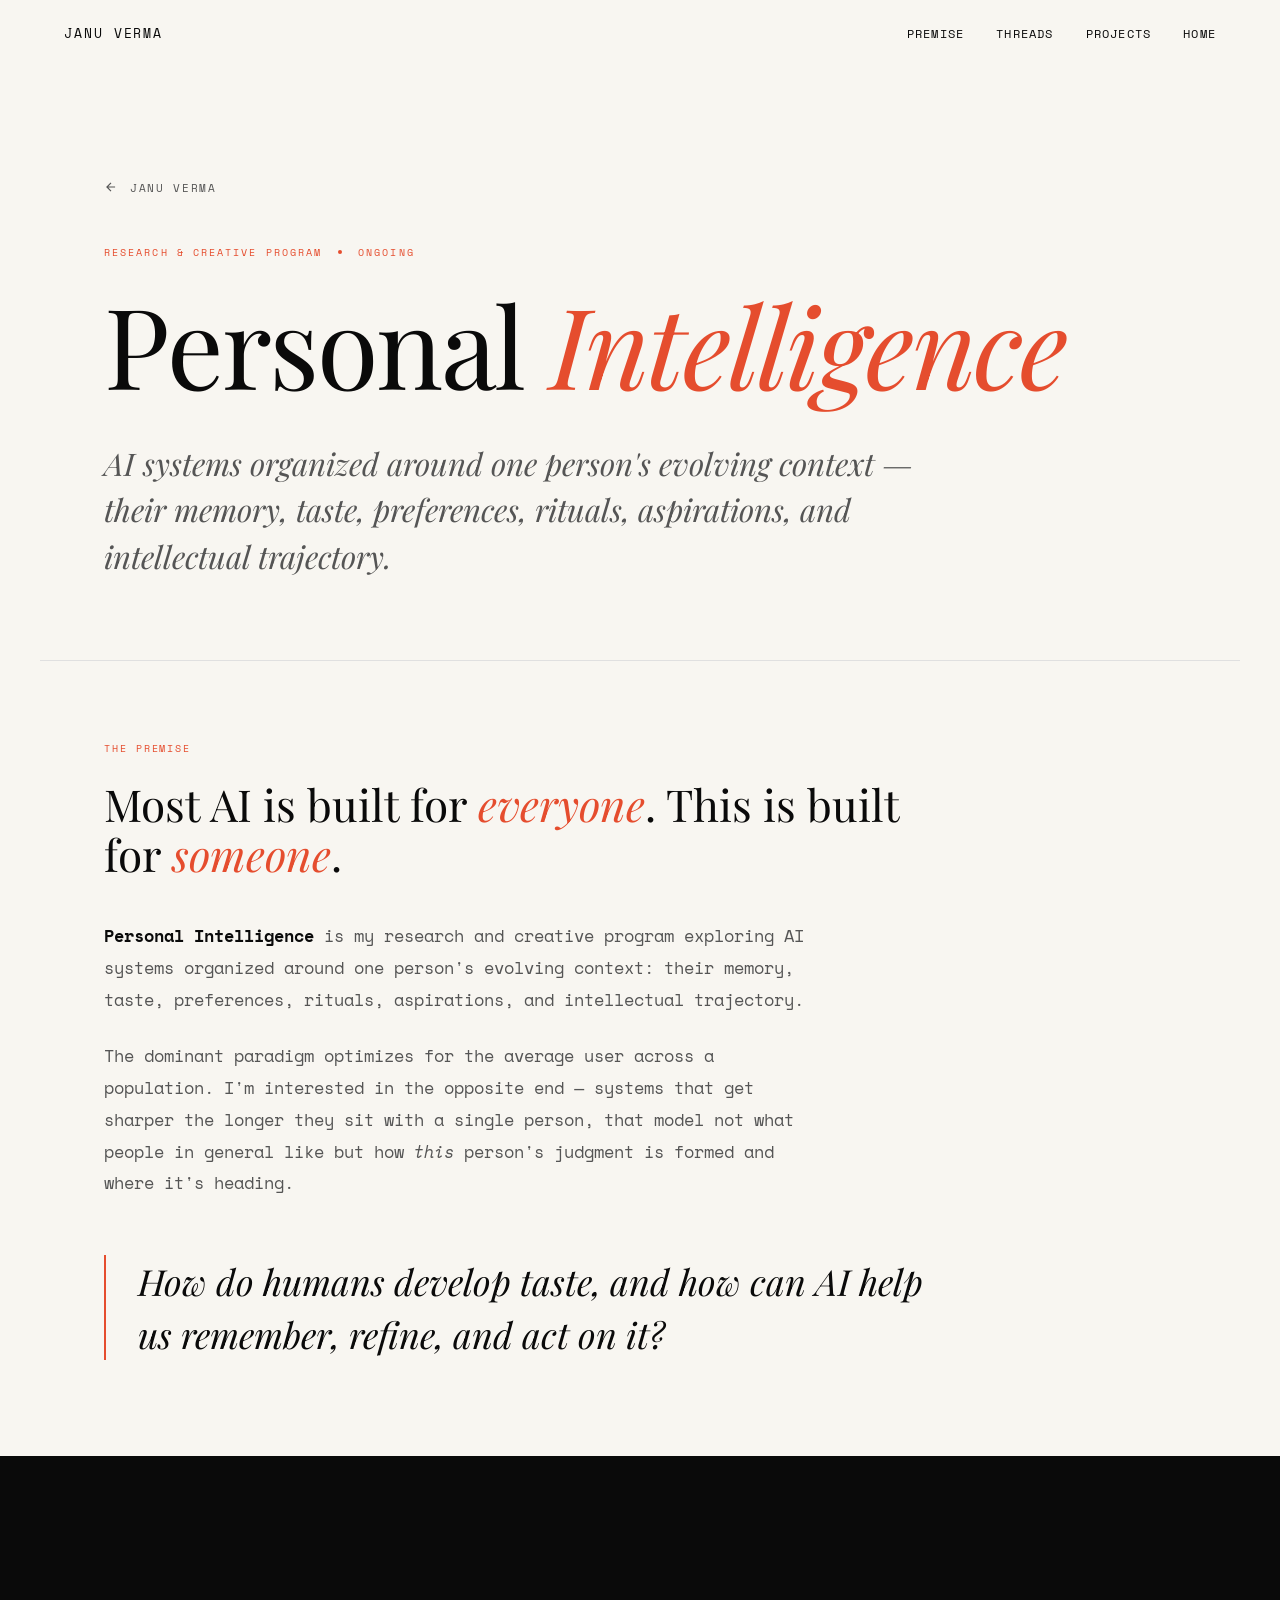
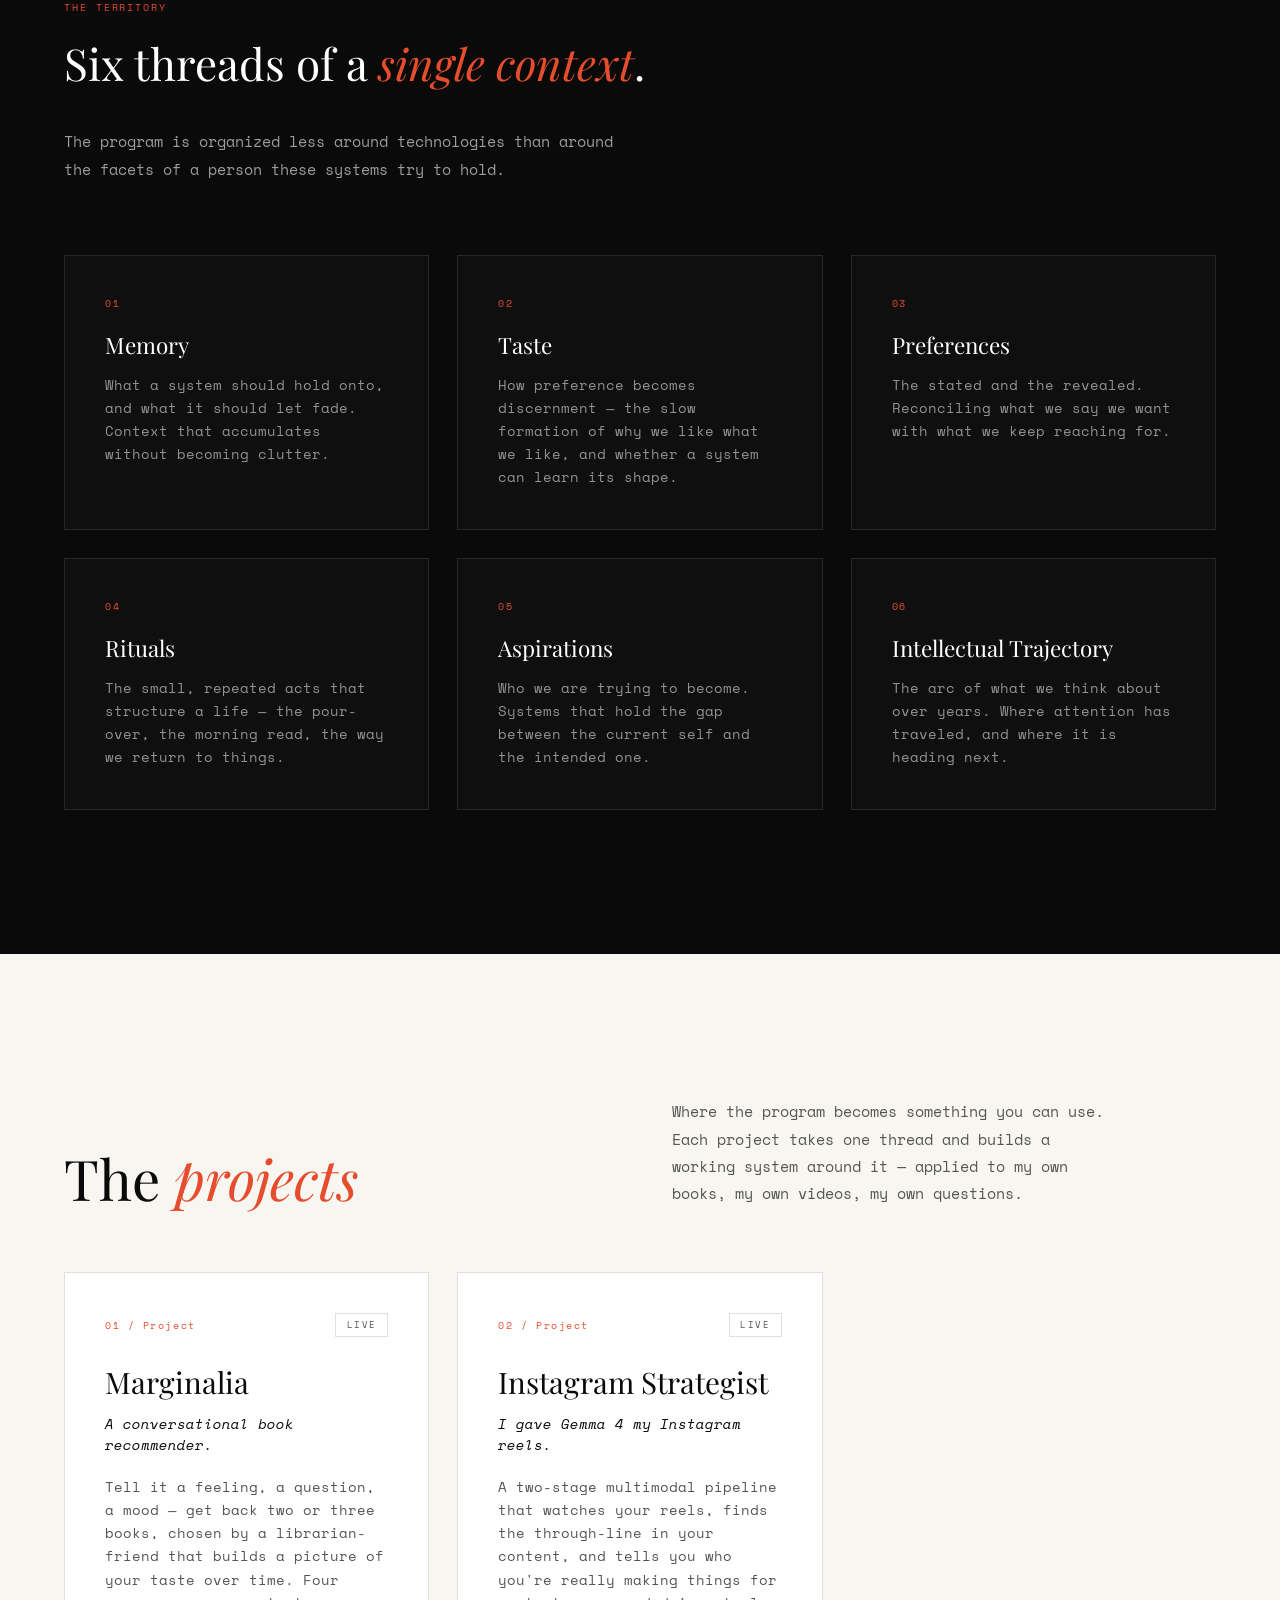
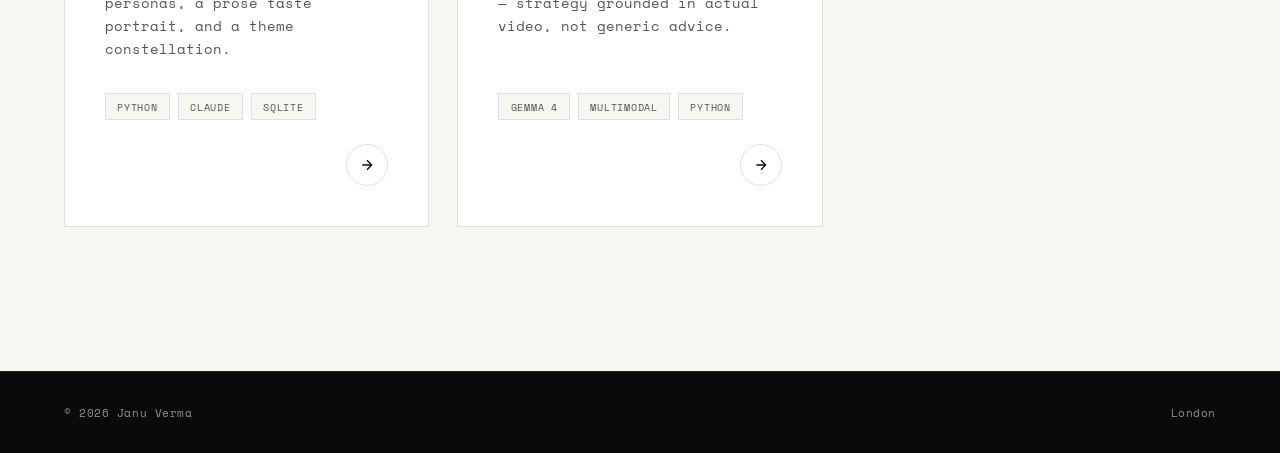
<file: personal-intelligence.html>
<!DOCTYPE html>
<html lang="en">
<head>
    <meta charset="UTF-8">
    <meta name="viewport" content="width=device-width, initial-scale=1.0">
    <title>Personal Intelligence — Janu Verma</title>
    <meta name="description" content="A research and creative program exploring AI systems organized around one person's evolving context — memory, taste, preferences, rituals, aspirations, and intellectual trajectory.">

    <link rel="icon" type="image/svg+xml" href="/favicon.svg">
    <link rel="canonical" href="https://januverma.com/personal-intelligence.html">

    <meta property="og:type" content="website">
    <meta property="og:url" content="https://januverma.com/personal-intelligence.html">
    <meta property="og:title" content="Personal Intelligence — Janu Verma">
    <meta property="og:description" content="A research and creative program exploring AI systems organized around one person's evolving context: memory, taste, preferences, rituals, aspirations, and intellectual trajectory.">
    <meta property="og:image" content="https://januverma.com/photo-small.jpg">
    <meta name="twitter:card" content="summary_large_image">
    <meta name="twitter:site" content="@januverma">
    <meta name="twitter:title" content="Personal Intelligence — Janu Verma">
    <meta name="twitter:description" content="A research and creative program exploring AI systems organized around one person's evolving context.">

    <link rel="preconnect" href="https://fonts.googleapis.com">
    <link rel="preconnect" href="https://fonts.gstatic.com" crossorigin>
    <link href="https://fonts.googleapis.com/css2?family=Space+Mono:wght@400;700&family=Playfair+Display:ital,wght@0,400;0,500;0,600;1,400;1,500&display=swap" rel="stylesheet">

    <style>
        :root {
            --black: #0a0a0a;
            --white: #fff;
            --cream: #f8f6f1;
            --orange: #e54d2e;
            --gray: #555;
            --light-gray: #e0e0e0;
        }

        * {
            margin: 0;
            padding: 0;
            box-sizing: border-box;
        }

        html {
            scroll-behavior: smooth;
        }

        body {
            font-family: 'Space Mono', monospace;
            background: var(--cream);
            color: var(--black);
            overflow-x: hidden;
        }

        ::selection {
            background: var(--orange);
            color: var(--white);
        }

        a {
            color: inherit;
            text-decoration: none;
        }

        /* Nav */
        nav {
            position: fixed;
            top: 0;
            left: 0;
            right: 0;
            z-index: 100;
            padding: 1.5rem 4rem;
            display: flex;
            justify-content: space-between;
            align-items: center;
            background: var(--cream);
            transition: all 0.3s ease;
        }

        nav.scrolled {
            padding: 1rem 4rem;
            background: rgba(248, 246, 241, 0.95);
            backdrop-filter: blur(10px);
            border-bottom: 1px solid var(--light-gray);
        }

        nav.dark-section {
            background: var(--black);
        }

        nav.dark-section.scrolled {
            background: rgba(10, 10, 10, 0.95);
            border-bottom: 1px solid rgba(255,255,255,0.1);
        }

        .nav-name {
            font-size: 0.8rem;
            text-transform: uppercase;
            letter-spacing: 0.15em;
            color: var(--black);
            transition: color 0.3s ease;
        }

        nav.dark-section .nav-name {
            color: var(--white);
        }

        .nav-links {
            display: flex;
            gap: 2rem;
        }

        .nav-links a {
            font-size: 0.75rem;
            text-transform: uppercase;
            letter-spacing: 0.1em;
            color: var(--black);
            transition: all 0.3s ease;
        }

        nav.dark-section .nav-links a {
            color: var(--white);
        }

        .nav-links a:hover {
            color: var(--orange);
        }

        .nav-toggle {
            display: none;
            background: none;
            border: none;
            padding: 0;
            width: 28px;
            height: 20px;
            position: relative;
            cursor: pointer;
            z-index: 102;
        }

        .nav-toggle span {
            position: absolute;
            left: 0;
            width: 100%;
            height: 2px;
            background: var(--black);
            transition: all 0.3s ease;
        }

        .nav-toggle span:first-child { top: 4px; }
        .nav-toggle span:last-child { bottom: 4px; }

        nav.dark-section .nav-toggle span { background: var(--white); }
        nav.menu-open .nav-toggle span { background: var(--black); }

        nav.menu-open .nav-toggle span:first-child {
            transform: translateY(5px) rotate(45deg);
        }

        nav.menu-open .nav-toggle span:last-child {
            transform: translateY(-5px) rotate(-45deg);
        }

        /* Hero */
        .pi-hero {
            padding: 11rem 4rem 5rem;
            max-width: 1200px;
            margin: 0 auto;
        }

        .back-link {
            display: inline-flex;
            align-items: center;
            gap: 0.75rem;
            font-size: 0.7rem;
            text-transform: uppercase;
            letter-spacing: 0.15em;
            color: var(--gray);
            margin-bottom: 3rem;
            transition: all 0.3s ease;
        }

        .back-link:hover {
            color: var(--orange);
            gap: 1.25rem;
        }

        .back-link svg {
            width: 14px;
            height: 14px;
        }

        .pi-eyebrow {
            font-size: 0.65rem;
            text-transform: uppercase;
            letter-spacing: 0.2em;
            color: var(--orange);
            margin-bottom: 1.75rem;
            display: flex;
            align-items: center;
            gap: 1rem;
        }

        .pi-eyebrow .dot {
            width: 4px;
            height: 4px;
            background: var(--orange);
            border-radius: 50%;
        }

        .pi-name {
            font-family: 'Playfair Display', serif;
            font-size: clamp(3rem, 9vw, 7rem);
            font-weight: 400;
            line-height: 1;
            letter-spacing: -0.02em;
            margin-bottom: 2.5rem;
        }

        .pi-name .italic {
            font-style: italic;
            color: var(--orange);
        }

        .pi-lede {
            font-family: 'Playfair Display', serif;
            font-size: clamp(1.35rem, 2.5vw, 1.95rem);
            font-style: italic;
            color: var(--gray);
            line-height: 1.5;
            max-width: 820px;
        }

        /* Premise */
        .premise {
            padding: 5rem 4rem 6rem;
            max-width: 1200px;
            margin: 0 auto;
            border-top: 1px solid var(--light-gray);
        }

        .section-label {
            display: block;
            font-size: 0.6rem;
            text-transform: uppercase;
            letter-spacing: 0.2em;
            color: var(--orange);
            margin-bottom: 1.5rem;
        }

        .section-headline {
            font-family: 'Playfair Display', serif;
            font-size: clamp(2rem, 4vw, 2.75rem);
            font-weight: 400;
            line-height: 1.15;
            margin-bottom: 2.5rem;
            max-width: 850px;
        }

        .section-headline .italic {
            font-style: italic;
            color: var(--orange);
        }

        .prose {
            max-width: 720px;
        }

        .prose p {
            font-size: 1.05rem;
            line-height: 1.9;
            color: var(--gray);
            margin-bottom: 1.5rem;
        }

        .prose p strong {
            color: var(--black);
            font-weight: 700;
        }

        .central-question {
            font-family: 'Playfair Display', serif;
            font-size: clamp(1.5rem, 3vw, 2.25rem);
            font-style: italic;
            line-height: 1.45;
            color: var(--black);
            max-width: 820px;
            margin-top: 3.5rem;
            padding-left: 2rem;
            border-left: 2px solid var(--orange);
        }

        /* Threads (dark) */
        .threads {
            background: var(--black);
            color: var(--white);
            padding: 9rem 4rem;
        }

        .threads-inner {
            max-width: 1200px;
            margin: 0 auto;
        }

        .threads-header {
            margin-bottom: 4.5rem;
            max-width: 760px;
        }

        .threads-header .section-headline {
            color: var(--white);
        }

        .threads-intro {
            font-size: 0.95rem;
            line-height: 1.8;
            color: rgba(255,255,255,0.6);
            max-width: 560px;
        }

        .threads-grid {
            display: grid;
            grid-template-columns: repeat(3, 1fr);
            gap: 1.75rem;
        }

        .thread {
            border: 1px solid rgba(255,255,255,0.1);
            padding: 2.5rem;
            transition: all 0.4s cubic-bezier(0.16, 1, 0.3, 1);
            background: rgba(255,255,255,0.02);
        }

        .thread:hover {
            border-color: var(--orange);
            background: rgba(255,255,255,0.05);
            transform: translateY(-4px);
        }

        .thread-number {
            font-size: 0.6rem;
            letter-spacing: 0.18em;
            color: var(--orange);
            margin-bottom: 1.25rem;
        }

        .thread h3 {
            font-family: 'Playfair Display', serif;
            font-size: 1.4rem;
            font-weight: 400;
            margin-bottom: 0.85rem;
        }

        .thread p {
            font-size: 0.85rem;
            line-height: 1.7;
            color: rgba(255,255,255,0.55);
        }

        /* Projects (sub-page) */
        .pi-projects {
            background: var(--cream);
            padding: 9rem 4rem;
        }

        .pi-projects-inner {
            max-width: 1200px;
            margin: 0 auto;
        }

        .pi-projects-header {
            display: grid;
            grid-template-columns: 1fr 1fr;
            gap: 4rem;
            align-items: end;
            margin-bottom: 4rem;
        }

        .pi-projects-title {
            font-family: 'Playfair Display', serif;
            font-size: clamp(2.25rem, 5vw, 3.5rem);
            font-weight: 400;
            line-height: 1.05;
        }

        .pi-projects-title .italic {
            font-style: italic;
            color: var(--orange);
        }

        .pi-projects-intro {
            max-width: 440px;
            font-size: 0.95rem;
            line-height: 1.8;
            color: var(--gray);
        }

        .projects-grid {
            display: grid;
            grid-template-columns: repeat(3, 1fr);
            gap: 1.75rem;
        }

        .project-card {
            background: var(--white);
            border: 1px solid var(--light-gray);
            padding: 2.5rem;
            display: flex;
            flex-direction: column;
            position: relative;
            transition: all 0.4s cubic-bezier(0.16, 1, 0.3, 1);
            min-height: 400px;
            overflow: hidden;
        }

        .project-card:hover {
            border-color: var(--black);
            transform: translateY(-4px);
        }

        .project-card:hover .project-title {
            color: var(--orange);
        }

        .project-card.placeholder {
            background: transparent;
            border-style: dashed;
            cursor: default;
        }

        .project-card.placeholder:hover {
            transform: none;
            border-color: var(--light-gray);
        }

        .project-card.placeholder:hover .project-title {
            color: var(--gray);
        }

        .project-meta {
            display: flex;
            justify-content: space-between;
            align-items: center;
            margin-bottom: 1.75rem;
        }

        .project-number {
            font-size: 0.65rem;
            letter-spacing: 0.15em;
            color: var(--orange);
        }

        .project-status {
            font-size: 0.55rem;
            letter-spacing: 0.18em;
            text-transform: uppercase;
            color: var(--gray);
            padding: 0.3rem 0.65rem;
            border: 1px solid var(--light-gray);
        }

        .project-title {
            font-family: 'Playfair Display', serif;
            font-size: 1.85rem;
            font-weight: 400;
            line-height: 1.15;
            margin-bottom: 0.85rem;
            transition: color 0.3s ease;
        }

        .project-card.placeholder .project-title {
            color: var(--gray);
        }

        .project-tagline {
            font-size: 0.9rem;
            font-style: italic;
            color: var(--black);
            margin-bottom: 1.25rem;
            line-height: 1.5;
        }

        .project-card.placeholder .project-tagline {
            color: var(--gray);
        }

        .project-desc {
            font-size: 0.85rem;
            line-height: 1.7;
            color: var(--gray);
            margin-bottom: 2rem;
        }

        .project-tags {
            display: flex;
            flex-wrap: wrap;
            gap: 0.5rem;
            margin-top: auto;
            margin-bottom: 1.5rem;
        }

        .project-tags span {
            font-size: 0.6rem;
            letter-spacing: 0.08em;
            text-transform: uppercase;
            color: var(--gray);
            padding: 0.35rem 0.7rem;
            background: var(--cream);
            border: 1px solid var(--light-gray);
        }

        .project-arrow {
            align-self: flex-end;
            width: 42px;
            height: 42px;
            border: 1px solid var(--light-gray);
            border-radius: 50%;
            display: flex;
            align-items: center;
            justify-content: center;
            transition: all 0.3s ease;
            color: var(--black);
        }

        .project-card:hover .project-arrow {
            background: var(--black);
            border-color: var(--black);
            color: var(--white);
        }

        /* Footer */
        footer {
            background: var(--black);
            color: rgba(255,255,255,0.55);
            padding: 2rem 4rem;
            display: flex;
            justify-content: space-between;
            font-size: 0.7rem;
            letter-spacing: 0.05em;
            border-top: 1px solid rgba(255,255,255,0.08);
        }

        /* Responsive */
        @media (max-width: 1024px) {
            .threads-grid {
                grid-template-columns: 1fr 1fr;
            }

            .projects-grid {
                grid-template-columns: 1fr;
            }

            .pi-projects-header {
                grid-template-columns: 1fr;
                gap: 2rem;
            }
        }

        @media (max-width: 768px) {
            nav {
                padding: 1.25rem 1.5rem;
            }

            nav.scrolled {
                padding: 1rem 1.5rem;
            }

            .nav-toggle {
                display: block;
            }

            .nav-links {
                position: fixed;
                inset: 0;
                z-index: 101;
                flex-direction: column;
                align-items: center;
                justify-content: center;
                gap: 2.5rem;
                background: var(--cream);
                opacity: 0;
                visibility: hidden;
                transition: opacity 0.3s ease, visibility 0.3s ease;
            }

            nav.menu-open .nav-links {
                opacity: 1;
                visibility: visible;
            }

            .nav-links a,
            nav.dark-section .nav-links a {
                font-size: 1rem;
                color: var(--black);
            }

            .nav-name {
                position: relative;
                z-index: 102;
            }

            nav.menu-open .nav-name {
                color: var(--black);
            }

            .pi-hero {
                padding: 8rem 1.5rem 4rem;
            }

            .premise {
                padding: 4rem 1.5rem 5rem;
            }

            .central-question {
                padding-left: 1.25rem;
            }

            .threads, .pi-projects {
                padding-left: 1.5rem;
                padding-right: 1.5rem;
            }

            .threads-grid {
                grid-template-columns: 1fr;
            }

            .project-card {
                padding: 2rem;
                min-height: auto;
            }

            footer {
                flex-direction: column;
                gap: 0.5rem;
                text-align: center;
                padding: 1.5rem;
            }
        }

        /* Scroll animations */
        .reveal {
            opacity: 0;
            transform: translateY(30px);
            transition: all 0.7s cubic-bezier(0.16, 1, 0.3, 1);
        }

        .reveal.visible {
            opacity: 1;
            transform: translateY(0);
        }

        @media (prefers-reduced-motion: reduce) {
            html {
                scroll-behavior: auto;
            }

            *, *::before, *::after {
                animation-duration: 0.01ms !important;
                animation-iteration-count: 1 !important;
                transition-duration: 0.01ms !important;
            }

            .reveal {
                opacity: 1;
                transform: none;
            }
        }
    </style>
</head>
<body>
    <nav id="navbar">
        <a href="index.html" class="nav-name">Janu Verma</a>
        <div class="nav-links">
            <a href="#premise">Premise</a>
            <a href="#threads">Threads</a>
            <a href="#projects">Projects</a>
            <a href="index.html">Home</a>
        </div>
        <button class="nav-toggle" id="navToggle" aria-label="Menu" aria-expanded="false">
            <span></span>
            <span></span>
        </button>
    </nav>

    <section class="pi-hero">
        <a href="index.html#projects" class="back-link">
            <svg viewBox="0 0 24 24" fill="none" stroke="currentColor" stroke-width="2">
                <path d="M19 12H5M12 19l-7-7 7-7"/>
            </svg>
            Janu Verma
        </a>

        <div class="pi-eyebrow">
            <span>Research &amp; Creative Program</span>
            <span class="dot"></span>
            <span>Ongoing</span>
        </div>

        <h1 class="pi-name">Personal <span class="italic">Intelligence</span></h1>

        <p class="pi-lede">
            AI systems organized around one person's evolving context — their memory, taste, preferences, rituals, aspirations, and intellectual trajectory.
        </p>
    </section>

    <section class="premise" id="premise">
        <span class="section-label">The Premise</span>
        <h2 class="section-headline">Most AI is built for <span class="italic">everyone</span>. This is built for <span class="italic">someone</span>.</h2>
        <div class="prose">
            <p>
                <strong>Personal Intelligence</strong> is my research and creative program exploring AI systems organized around one person's evolving context: their memory, taste, preferences, rituals, aspirations, and intellectual trajectory.
            </p>
            <p>
                The dominant paradigm optimizes for the average user across a population. I'm interested in the opposite end — systems that get sharper the longer they sit with a single person, that model not what people in general like but how <em>this</em> person's judgment is formed and where it's heading.
            </p>
        </div>

        <p class="central-question">
            How do humans develop taste, and how can AI help us remember, refine, and act on it?
        </p>
    </section>

    <section class="threads" id="threads">
        <div class="threads-inner">
            <div class="threads-header">
                <span class="section-label">The Territory</span>
                <h2 class="section-headline">Six threads of a <span class="italic">single context</span>.</h2>
                <p class="threads-intro">
                    The program is organized less around technologies than around the facets of a person these systems try to hold.
                </p>
            </div>

            <div class="threads-grid">
                <div class="thread reveal">
                    <div class="thread-number">01</div>
                    <h3>Memory</h3>
                    <p>What a system should hold onto, and what it should let fade. Context that accumulates without becoming clutter.</p>
                </div>
                <div class="thread reveal">
                    <div class="thread-number">02</div>
                    <h3>Taste</h3>
                    <p>How preference becomes discernment — the slow formation of why we like what we like, and whether a system can learn its shape.</p>
                </div>
                <div class="thread reveal">
                    <div class="thread-number">03</div>
                    <h3>Preferences</h3>
                    <p>The stated and the revealed. Reconciling what we say we want with what we keep reaching for.</p>
                </div>
                <div class="thread reveal">
                    <div class="thread-number">04</div>
                    <h3>Rituals</h3>
                    <p>The small, repeated acts that structure a life — the pour-over, the morning read, the way we return to things.</p>
                </div>
                <div class="thread reveal">
                    <div class="thread-number">05</div>
                    <h3>Aspirations</h3>
                    <p>Who we are trying to become. Systems that hold the gap between the current self and the intended one.</p>
                </div>
                <div class="thread reveal">
                    <div class="thread-number">06</div>
                    <h3>Intellectual Trajectory</h3>
                    <p>The arc of what we think about over years. Where attention has traveled, and where it is heading next.</p>
                </div>
            </div>
        </div>
    </section>

    <section class="pi-projects" id="projects">
        <div class="pi-projects-inner">
            <div class="pi-projects-header">
                <h2 class="pi-projects-title">
                    The <span class="italic">projects</span>
                </h2>
                <p class="pi-projects-intro">
                    Where the program becomes something you can use. Each project takes one thread and builds a working system around it — applied to my own books, my own videos, my own questions.
                </p>
            </div>

            <div class="projects-grid">
                <a href="projects/marginalia.html" class="project-card reveal">
                    <div class="project-meta">
                        <span class="project-number">01 / Project</span>
                        <span class="project-status">Live</span>
                    </div>
                    <h3 class="project-title">Marginalia</h3>
                    <p class="project-tagline">A conversational book recommender.</p>
                    <p class="project-desc">
                        Tell it a feeling, a question, a mood — get back two or three books, chosen by a librarian-friend that builds a picture of your taste over time. Four personas, a prose taste portrait, and a theme constellation.
                    </p>
                    <div class="project-tags">
                        <span>Python</span>
                        <span>Claude</span>
                        <span>SQLite</span>
                    </div>
                    <span class="project-arrow">
                        <svg width="16" height="16" viewBox="0 0 24 24" fill="none" stroke="currentColor" stroke-width="2">
                            <path d="M5 12h14M12 5l7 7-7 7"/>
                        </svg>
                    </span>
                </a>

                <a href="projects/instagram-strategist.html" class="project-card reveal">
                    <div class="project-meta">
                        <span class="project-number">02 / Project</span>
                        <span class="project-status">Live</span>
                    </div>
                    <h3 class="project-title">Instagram Strategist</h3>
                    <p class="project-tagline">I gave Gemma 4 my Instagram reels.</p>
                    <p class="project-desc">
                        A two-stage multimodal pipeline that watches your reels, finds the through-line in your content, and tells you who you're really making things for — strategy grounded in actual video, not generic advice.
                    </p>
                    <div class="project-tags">
                        <span>Gemma 4</span>
                        <span>Multimodal</span>
                        <span>Python</span>
                    </div>
                    <span class="project-arrow">
                        <svg width="16" height="16" viewBox="0 0 24 24" fill="none" stroke="currentColor" stroke-width="2">
                            <path d="M5 12h14M12 5l7 7-7 7"/>
                        </svg>
                    </span>
                </a>
            </div>
        </div>
    </section>

    <footer>
        <span>© 2026 Janu Verma</span>
        <span>London</span>
    </footer>

    <script>
        // Scroll reveal
        const revealElements = document.querySelectorAll('.reveal');
        const observer = new IntersectionObserver((entries) => {
            entries.forEach(entry => {
                if (entry.isIntersecting) entry.target.classList.add('visible');
            });
        }, { threshold: 0.1, rootMargin: '0px 0px -80px 0px' });
        revealElements.forEach(el => observer.observe(el));

        // Nav background + dark-section detection
        const navbar = document.getElementById('navbar');
        const darkSections = document.querySelectorAll('.threads');

        function updateNav() {
            if (window.scrollY > 50) navbar.classList.add('scrolled');
            else navbar.classList.remove('scrolled');

            let inDarkSection = false;
            darkSections.forEach(section => {
                const rect = section.getBoundingClientRect();
                if (rect.top <= 60 && rect.bottom >= 60) inDarkSection = true;
            });

            if (inDarkSection) navbar.classList.add('dark-section');
            else navbar.classList.remove('dark-section');
        }

        window.addEventListener('scroll', updateNav, { passive: true });
        updateNav();

        // Mobile menu
        const navToggle = document.getElementById('navToggle');
        navToggle.addEventListener('click', () => {
            const open = navbar.classList.toggle('menu-open');
            navToggle.setAttribute('aria-expanded', open);
        });

        document.querySelectorAll('.nav-links a').forEach(link => {
            link.addEventListener('click', () => {
                navbar.classList.remove('menu-open');
                navToggle.setAttribute('aria-expanded', 'false');
            });
        });
    </script>
</body>
</html>
</file>
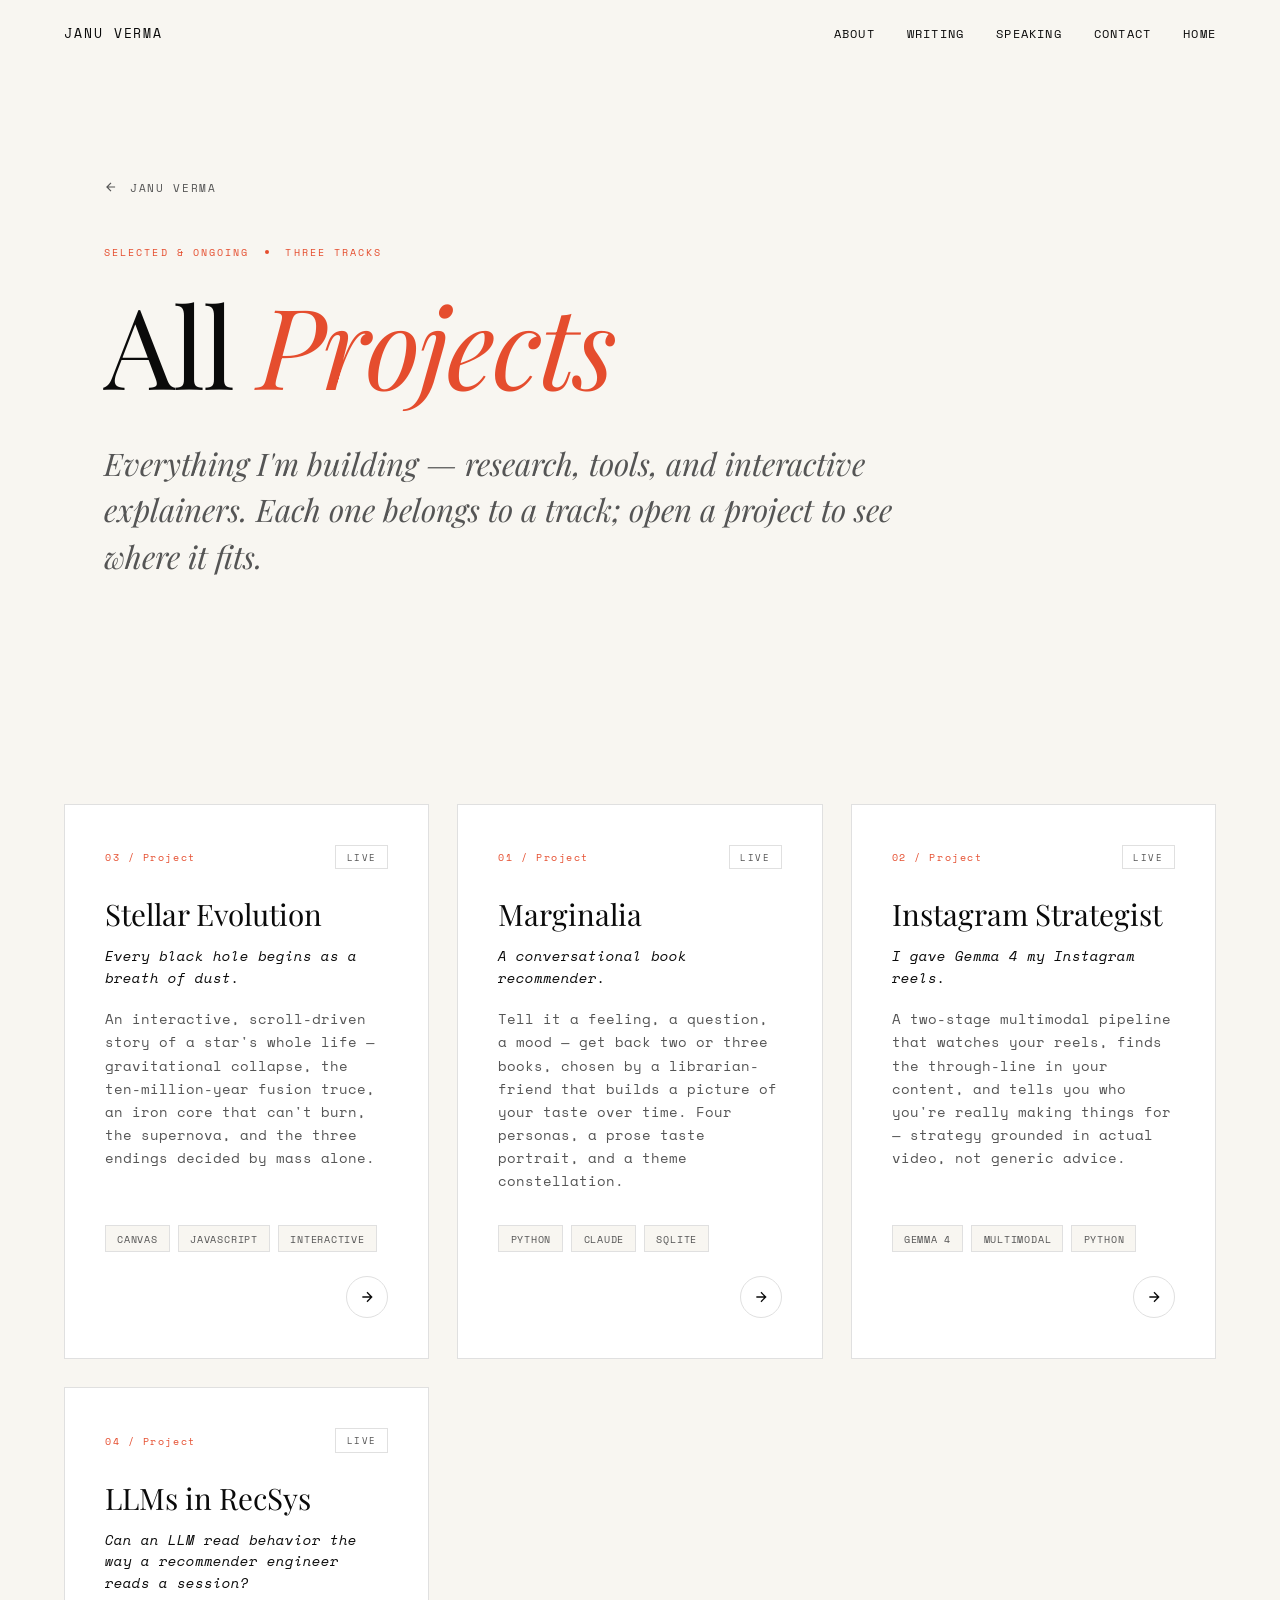
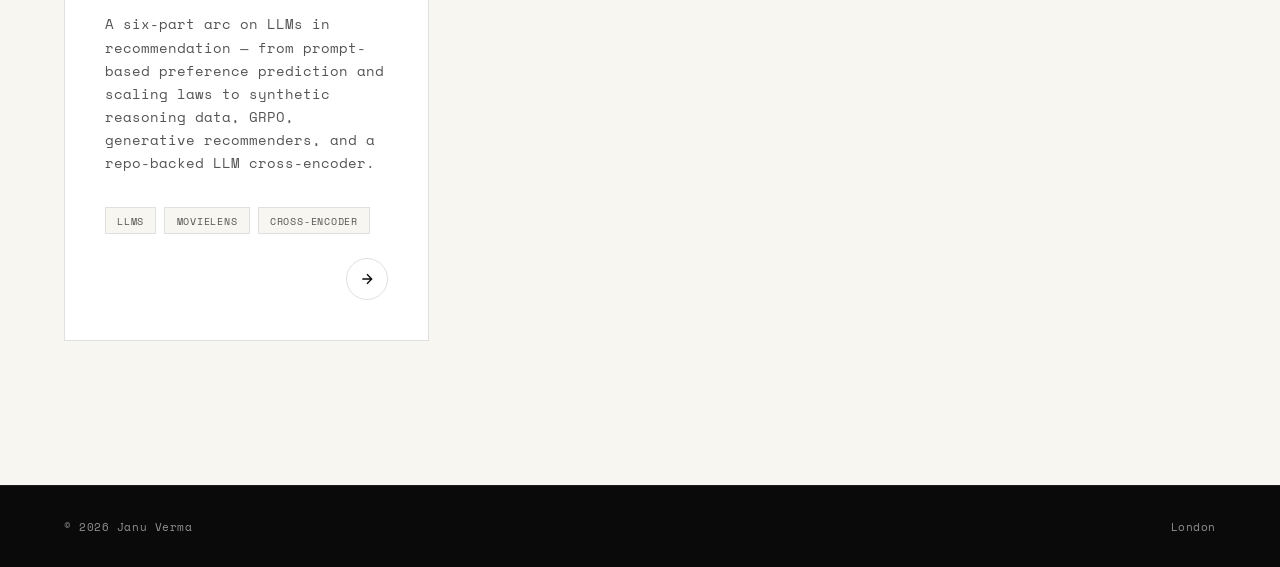
<file: projects.html>
<!DOCTYPE html>
<html lang="en">
<head>
    <meta charset="UTF-8">
    <meta name="viewport" content="width=device-width, initial-scale=1.0">
    <title>Projects — Janu Verma</title>
    <meta name="description" content="Everything Janu Verma is building — research, tools, and interactive explainers, across the Personal Intelligence, Explorable Explanations, and RecSys tracks.">

    <link rel="icon" type="image/svg+xml" href="/favicon.svg">
    <link rel="canonical" href="https://januverma.com/projects.html">

    <meta property="og:type" content="website">
    <meta property="og:url" content="https://januverma.com/projects.html">
    <meta property="og:title" content="Projects — Janu Verma">
    <meta property="og:description" content="Everything Janu Verma is building — research, tools, and interactive explainers.">
    <meta property="og:image" content="https://januverma.com/photo-small.jpg">
    <meta name="twitter:card" content="summary_large_image">
    <meta name="twitter:site" content="@januverma">
    <meta name="twitter:title" content="Projects — Janu Verma">
    <meta name="twitter:description" content="Everything Janu Verma is building — research, tools, and interactive explainers.">

    <link rel="preconnect" href="https://fonts.googleapis.com">
    <link rel="preconnect" href="https://fonts.gstatic.com" crossorigin>
    <link href="https://fonts.googleapis.com/css2?family=Space+Mono:wght@400;700&family=Playfair+Display:ital,wght@0,400;0,500;0,600;1,400;1,500&display=swap" rel="stylesheet">

    <style>
        :root {
            --black: #0a0a0a;
            --white: #fff;
            --cream: #f8f6f1;
            --orange: #e54d2e;
            --gray: #555;
            --light-gray: #e0e0e0;
        }

        * {
            margin: 0;
            padding: 0;
            box-sizing: border-box;
        }

        html {
            scroll-behavior: smooth;
        }

        body {
            font-family: 'Space Mono', monospace;
            background: var(--cream);
            color: var(--black);
            overflow-x: hidden;
        }

        ::selection {
            background: var(--orange);
            color: var(--white);
        }

        a {
            color: inherit;
            text-decoration: none;
        }

        /* Nav */
        nav {
            position: fixed;
            top: 0;
            left: 0;
            right: 0;
            z-index: 100;
            padding: 1.5rem 4rem;
            display: flex;
            justify-content: space-between;
            align-items: center;
            background: var(--cream);
            transition: all 0.3s ease;
        }

        nav.scrolled {
            padding: 1rem 4rem;
            background: rgba(248, 246, 241, 0.95);
            backdrop-filter: blur(10px);
            border-bottom: 1px solid var(--light-gray);
        }

        nav.dark-section {
            background: var(--black);
        }

        nav.dark-section.scrolled {
            background: rgba(10, 10, 10, 0.95);
            border-bottom: 1px solid rgba(255,255,255,0.1);
        }

        .nav-name {
            font-size: 0.8rem;
            text-transform: uppercase;
            letter-spacing: 0.15em;
            color: var(--black);
            transition: color 0.3s ease;
        }

        nav.dark-section .nav-name {
            color: var(--white);
        }

        .nav-links {
            display: flex;
            gap: 2rem;
        }

        .nav-links a {
            font-size: 0.75rem;
            text-transform: uppercase;
            letter-spacing: 0.1em;
            color: var(--black);
            transition: all 0.3s ease;
        }

        nav.dark-section .nav-links a {
            color: var(--white);
        }

        .nav-links a:hover {
            color: var(--orange);
        }

        .nav-toggle {
            display: none;
            background: none;
            border: none;
            padding: 0;
            width: 28px;
            height: 20px;
            position: relative;
            cursor: pointer;
            z-index: 102;
        }

        .nav-toggle span {
            position: absolute;
            left: 0;
            width: 100%;
            height: 2px;
            background: var(--black);
            transition: all 0.3s ease;
        }

        .nav-toggle span:first-child { top: 4px; }
        .nav-toggle span:last-child { bottom: 4px; }

        nav.dark-section .nav-toggle span { background: var(--white); }
        nav.menu-open .nav-toggle span { background: var(--black); }

        nav.menu-open .nav-toggle span:first-child {
            transform: translateY(5px) rotate(45deg);
        }

        nav.menu-open .nav-toggle span:last-child {
            transform: translateY(-5px) rotate(-45deg);
        }

        /* Hero */
        .pi-hero {
            padding: 11rem 4rem 5rem;
            max-width: 1200px;
            margin: 0 auto;
        }

        .back-link {
            display: inline-flex;
            align-items: center;
            gap: 0.75rem;
            font-size: 0.7rem;
            text-transform: uppercase;
            letter-spacing: 0.15em;
            color: var(--gray);
            margin-bottom: 3rem;
            transition: all 0.3s ease;
        }

        .back-link:hover {
            color: var(--orange);
            gap: 1.25rem;
        }

        .back-link svg {
            width: 14px;
            height: 14px;
        }

        .pi-eyebrow {
            font-size: 0.65rem;
            text-transform: uppercase;
            letter-spacing: 0.2em;
            color: var(--orange);
            margin-bottom: 1.75rem;
            display: flex;
            align-items: center;
            gap: 1rem;
        }

        .pi-eyebrow .dot {
            width: 4px;
            height: 4px;
            background: var(--orange);
            border-radius: 50%;
        }

        .pi-name {
            font-family: 'Playfair Display', serif;
            font-size: clamp(3rem, 9vw, 7rem);
            font-weight: 400;
            line-height: 1;
            letter-spacing: -0.02em;
            margin-bottom: 2.5rem;
        }

        .pi-name .italic {
            font-style: italic;
            color: var(--orange);
        }

        .pi-lede {
            font-family: 'Playfair Display', serif;
            font-size: clamp(1.35rem, 2.5vw, 1.95rem);
            font-style: italic;
            color: var(--gray);
            line-height: 1.5;
            max-width: 820px;
        }

        /* Premise */
        .premise {
            padding: 5rem 4rem 6rem;
            max-width: 1200px;
            margin: 0 auto;
            border-top: 1px solid var(--light-gray);
        }

        .section-label {
            display: block;
            font-size: 0.6rem;
            text-transform: uppercase;
            letter-spacing: 0.2em;
            color: var(--orange);
            margin-bottom: 1.5rem;
        }

        .section-headline {
            font-family: 'Playfair Display', serif;
            font-size: clamp(2rem, 4vw, 2.75rem);
            font-weight: 400;
            line-height: 1.15;
            margin-bottom: 2.5rem;
            max-width: 850px;
        }

        .section-headline .italic {
            font-style: italic;
            color: var(--orange);
        }

        .prose {
            max-width: 720px;
        }

        .prose p {
            font-size: 1.05rem;
            line-height: 1.9;
            color: var(--gray);
            margin-bottom: 1.5rem;
        }

        .prose p strong {
            color: var(--black);
            font-weight: 700;
        }

        .central-question {
            font-family: 'Playfair Display', serif;
            font-size: clamp(1.5rem, 3vw, 2.25rem);
            font-style: italic;
            line-height: 1.45;
            color: var(--black);
            max-width: 820px;
            margin-top: 3.5rem;
            padding-left: 2rem;
            border-left: 2px solid var(--orange);
        }

        /* Threads (dark) */
        .threads {
            background: var(--black);
            color: var(--white);
            padding: 9rem 4rem;
        }

        .threads-inner {
            max-width: 1200px;
            margin: 0 auto;
        }

        .threads-header {
            margin-bottom: 4.5rem;
            max-width: 760px;
        }

        .threads-header .section-headline {
            color: var(--white);
        }

        .threads-intro {
            font-size: 0.95rem;
            line-height: 1.8;
            color: rgba(255,255,255,0.6);
            max-width: 560px;
        }

        .threads-grid {
            display: grid;
            grid-template-columns: repeat(3, 1fr);
            gap: 1.75rem;
        }

        .thread {
            border: 1px solid rgba(255,255,255,0.1);
            padding: 2.5rem;
            transition: all 0.4s cubic-bezier(0.16, 1, 0.3, 1);
            background: rgba(255,255,255,0.02);
        }

        .thread:hover {
            border-color: var(--orange);
            background: rgba(255,255,255,0.05);
            transform: translateY(-4px);
        }

        .thread-number {
            font-size: 0.6rem;
            letter-spacing: 0.18em;
            color: var(--orange);
            margin-bottom: 1.25rem;
        }

        .thread h3 {
            font-family: 'Playfair Display', serif;
            font-size: 1.4rem;
            font-weight: 400;
            margin-bottom: 0.85rem;
        }

        .thread p {
            font-size: 0.85rem;
            line-height: 1.7;
            color: rgba(255,255,255,0.55);
        }

        /* Projects (sub-page) */
        .pi-projects {
            background: var(--cream);
            padding: 9rem 4rem;
        }

        .pi-projects-inner {
            max-width: 1200px;
            margin: 0 auto;
        }

        .pi-projects-header {
            display: grid;
            grid-template-columns: 1fr 1fr;
            gap: 4rem;
            align-items: end;
            margin-bottom: 4rem;
        }

        .pi-projects-title {
            font-family: 'Playfair Display', serif;
            font-size: clamp(2.25rem, 5vw, 3.5rem);
            font-weight: 400;
            line-height: 1.05;
        }

        .pi-projects-title .italic {
            font-style: italic;
            color: var(--orange);
        }

        .pi-projects-intro {
            max-width: 440px;
            font-size: 0.95rem;
            line-height: 1.8;
            color: var(--gray);
        }

        .projects-grid {
            display: grid;
            grid-template-columns: repeat(3, 1fr);
            gap: 1.75rem;
        }

        .project-card {
            background: var(--white);
            border: 1px solid var(--light-gray);
            padding: 2.5rem;
            display: flex;
            flex-direction: column;
            position: relative;
            transition: all 0.4s cubic-bezier(0.16, 1, 0.3, 1);
            min-height: 400px;
            overflow: hidden;
        }

        .project-card:hover {
            border-color: var(--black);
            transform: translateY(-4px);
        }

        .project-card:hover .project-title {
            color: var(--orange);
        }

        .project-card.placeholder {
            background: transparent;
            border-style: dashed;
            cursor: default;
        }

        .project-card.placeholder:hover {
            transform: none;
            border-color: var(--light-gray);
        }

        .project-card.placeholder:hover .project-title {
            color: var(--gray);
        }

        .project-meta {
            display: flex;
            justify-content: space-between;
            align-items: center;
            margin-bottom: 1.75rem;
        }

        .project-number {
            font-size: 0.65rem;
            letter-spacing: 0.15em;
            color: var(--orange);
        }

        .project-status {
            font-size: 0.55rem;
            letter-spacing: 0.18em;
            text-transform: uppercase;
            color: var(--gray);
            padding: 0.3rem 0.65rem;
            border: 1px solid var(--light-gray);
        }

        .project-title {
            font-family: 'Playfair Display', serif;
            font-size: 1.85rem;
            font-weight: 400;
            line-height: 1.15;
            margin-bottom: 0.85rem;
            transition: color 0.3s ease;
        }

        .project-card.placeholder .project-title {
            color: var(--gray);
        }

        .project-tagline {
            font-size: 0.9rem;
            font-style: italic;
            color: var(--black);
            margin-bottom: 1.25rem;
            line-height: 1.5;
        }

        .project-card.placeholder .project-tagline {
            color: var(--gray);
        }

        .project-desc {
            font-size: 0.85rem;
            line-height: 1.7;
            color: var(--gray);
            margin-bottom: 2rem;
        }

        .project-tags {
            display: flex;
            flex-wrap: wrap;
            gap: 0.5rem;
            margin-top: auto;
            margin-bottom: 1.5rem;
        }

        .project-tags span {
            font-size: 0.6rem;
            letter-spacing: 0.08em;
            text-transform: uppercase;
            color: var(--gray);
            padding: 0.35rem 0.7rem;
            background: var(--cream);
            border: 1px solid var(--light-gray);
        }

        .project-arrow {
            align-self: flex-end;
            width: 42px;
            height: 42px;
            border: 1px solid var(--light-gray);
            border-radius: 50%;
            display: flex;
            align-items: center;
            justify-content: center;
            transition: all 0.3s ease;
            color: var(--black);
        }

        .project-card:hover .project-arrow {
            background: var(--black);
            border-color: var(--black);
            color: var(--white);
        }

        /* Footer */
        footer {
            background: var(--black);
            color: rgba(255,255,255,0.55);
            padding: 2rem 4rem;
            display: flex;
            justify-content: space-between;
            font-size: 0.7rem;
            letter-spacing: 0.05em;
            border-top: 1px solid rgba(255,255,255,0.08);
        }

        /* Responsive */
        @media (max-width: 1024px) {
            .threads-grid {
                grid-template-columns: 1fr 1fr;
            }

            .projects-grid {
                grid-template-columns: 1fr;
            }

            .pi-projects-header {
                grid-template-columns: 1fr;
                gap: 2rem;
            }
        }

        @media (max-width: 768px) {
            nav {
                padding: 1.25rem 1.5rem;
            }

            nav.scrolled {
                padding: 1rem 1.5rem;
            }

            .nav-toggle {
                display: block;
            }

            .nav-links {
                position: fixed;
                inset: 0;
                z-index: 101;
                flex-direction: column;
                align-items: center;
                justify-content: center;
                gap: 2.5rem;
                background: var(--cream);
                opacity: 0;
                visibility: hidden;
                transition: opacity 0.3s ease, visibility 0.3s ease;
            }

            nav.menu-open .nav-links {
                opacity: 1;
                visibility: visible;
            }

            .nav-links a,
            nav.dark-section .nav-links a {
                font-size: 1rem;
                color: var(--black);
            }

            .nav-name {
                position: relative;
                z-index: 102;
            }

            nav.menu-open .nav-name {
                color: var(--black);
            }

            .pi-hero {
                padding: 8rem 1.5rem 4rem;
            }

            .premise {
                padding: 4rem 1.5rem 5rem;
            }

            .central-question {
                padding-left: 1.25rem;
            }

            .threads, .pi-projects {
                padding-left: 1.5rem;
                padding-right: 1.5rem;
            }

            .threads-grid {
                grid-template-columns: 1fr;
            }

            .project-card {
                padding: 2rem;
                min-height: auto;
            }

            footer {
                flex-direction: column;
                gap: 0.5rem;
                text-align: center;
                padding: 1.5rem;
            }
        }

        /* Scroll animations */
        .reveal {
            opacity: 0;
            transform: translateY(30px);
            transition: all 0.7s cubic-bezier(0.16, 1, 0.3, 1);
        }

        .reveal.visible {
            opacity: 1;
            transform: translateY(0);
        }

        @media (prefers-reduced-motion: reduce) {
            html {
                scroll-behavior: auto;
            }

            *, *::before, *::after {
                animation-duration: 0.01ms !important;
                animation-iteration-count: 1 !important;
                transition-duration: 0.01ms !important;
            }

            .reveal {
                opacity: 1;
                transform: none;
            }
        }
    </style>
</head>
<body>
    <nav id="navbar">
        <a href="index.html" class="nav-name">Janu Verma</a>
        <div class="nav-links">
            <a href="index.html#story">About</a>
            <a href="index.html#ideas">Writing</a>
            <a href="index.html#speaking">Speaking</a>
            <a href="index.html#contact">Contact</a>
            <a href="index.html">Home</a>
        </div>
        <button class="nav-toggle" id="navToggle" aria-label="Menu" aria-expanded="false">
            <span></span>
            <span></span>
        </button>
    </nav>

    <section class="pi-hero">
        <a href="index.html" class="back-link">
            <svg viewBox="0 0 24 24" fill="none" stroke="currentColor" stroke-width="2">
                <path d="M19 12H5M12 19l-7-7 7-7"/>
            </svg>
            Janu Verma
        </a>

        <div class="pi-eyebrow">
            <span>Selected &amp; Ongoing</span>
            <span class="dot"></span>
            <span>Three tracks</span>
        </div>

        <h1 class="pi-name">All <span class="italic">Projects</span></h1>

        <p class="pi-lede">
            Everything I'm building — research, tools, and interactive explainers. Each one belongs to a track; open a project to see where it fits.
        </p>
    </section>

    <section class="pi-projects" id="projects">
        <div class="pi-projects-inner">
            <div class="projects-grid">
                <a href="projects/stellar-evolution.html" class="project-card reveal">
                    <div class="project-meta">
                        <span class="project-number">03 / Project</span>
                        <span class="project-status">Live</span>
                    </div>
                    <h3 class="project-title">Stellar Evolution</h3>
                    <p class="project-tagline">Every black hole begins as a breath of dust.</p>
                    <p class="project-desc">
                        An interactive, scroll-driven story of a star's whole life — gravitational collapse, the ten-million-year fusion truce, an iron core that can't burn, the supernova, and the three endings decided by mass alone.
                    </p>
                    <div class="project-tags">
                        <span>Canvas</span>
                        <span>JavaScript</span>
                        <span>Interactive</span>
                    </div>
                    <span class="project-arrow">
                        <svg width="16" height="16" viewBox="0 0 24 24" fill="none" stroke="currentColor" stroke-width="2">
                            <path d="M5 12h14M12 5l7 7-7 7"/>
                        </svg>
                    </span>
                </a>

                <a href="projects/marginalia.html" class="project-card reveal">
                    <div class="project-meta">
                        <span class="project-number">01 / Project</span>
                        <span class="project-status">Live</span>
                    </div>
                    <h3 class="project-title">Marginalia</h3>
                    <p class="project-tagline">A conversational book recommender.</p>
                    <p class="project-desc">
                        Tell it a feeling, a question, a mood — get back two or three books, chosen by a librarian-friend that builds a picture of your taste over time. Four personas, a prose taste portrait, and a theme constellation.
                    </p>
                    <div class="project-tags">
                        <span>Python</span>
                        <span>Claude</span>
                        <span>SQLite</span>
                    </div>
                    <span class="project-arrow">
                        <svg width="16" height="16" viewBox="0 0 24 24" fill="none" stroke="currentColor" stroke-width="2">
                            <path d="M5 12h14M12 5l7 7-7 7"/>
                        </svg>
                    </span>
                </a>

                <a href="projects/instagram-strategist.html" class="project-card reveal">
                    <div class="project-meta">
                        <span class="project-number">02 / Project</span>
                        <span class="project-status">Live</span>
                    </div>
                    <h3 class="project-title">Instagram Strategist</h3>
                    <p class="project-tagline">I gave Gemma 4 my Instagram reels.</p>
                    <p class="project-desc">
                        A two-stage multimodal pipeline that watches your reels, finds the through-line in your content, and tells you who you're really making things for — strategy grounded in actual video, not generic advice.
                    </p>
                    <div class="project-tags">
                        <span>Gemma 4</span>
                        <span>Multimodal</span>
                        <span>Python</span>
                    </div>
                    <span class="project-arrow">
                        <svg width="16" height="16" viewBox="0 0 24 24" fill="none" stroke="currentColor" stroke-width="2">
                            <path d="M5 12h14M12 5l7 7-7 7"/>
                        </svg>
                    </span>
                </a>

                <a href="projects/llm-recsys.html" class="project-card reveal">
                    <div class="project-meta">
                        <span class="project-number">04 / Project</span>
                        <span class="project-status">Live</span>
                    </div>
                    <h3 class="project-title">LLMs in RecSys</h3>
                    <p class="project-tagline">Can an LLM read behavior the way a recommender engineer reads a session?</p>
                    <p class="project-desc">
                        A six-part arc on LLMs in recommendation — from prompt-based preference prediction and scaling laws to synthetic reasoning data, GRPO, generative recommenders, and a repo-backed LLM cross-encoder.
                    </p>
                    <div class="project-tags">
                        <span>LLMs</span>
                        <span>MovieLens</span>
                        <span>Cross-Encoder</span>
                    </div>
                    <span class="project-arrow">
                        <svg width="16" height="16" viewBox="0 0 24 24" fill="none" stroke="currentColor" stroke-width="2">
                            <path d="M5 12h14M12 5l7 7-7 7"/>
                        </svg>
                    </span>
                </a>
            </div>
        </div>
    </section>

    <footer>
        <span>© 2026 Janu Verma</span>
        <span>London</span>
    </footer>

    <script>
        // Scroll reveal
        const revealElements = document.querySelectorAll('.reveal');
        const observer = new IntersectionObserver((entries) => {
            entries.forEach(entry => {
                if (entry.isIntersecting) entry.target.classList.add('visible');
            });
        }, { threshold: 0.1, rootMargin: '0px 0px -80px 0px' });
        revealElements.forEach(el => observer.observe(el));

        // Nav background + dark-section detection
        const navbar = document.getElementById('navbar');
        const darkSections = document.querySelectorAll('.threads');

        function updateNav() {
            if (window.scrollY > 50) navbar.classList.add('scrolled');
            else navbar.classList.remove('scrolled');

            let inDarkSection = false;
            darkSections.forEach(section => {
                const rect = section.getBoundingClientRect();
                if (rect.top <= 60 && rect.bottom >= 60) inDarkSection = true;
            });

            if (inDarkSection) navbar.classList.add('dark-section');
            else navbar.classList.remove('dark-section');
        }

        window.addEventListener('scroll', updateNav, { passive: true });
        updateNav();

        // Mobile menu
        const navToggle = document.getElementById('navToggle');
        navToggle.addEventListener('click', () => {
            const open = navbar.classList.toggle('menu-open');
            navToggle.setAttribute('aria-expanded', open);
        });

        document.querySelectorAll('.nav-links a').forEach(link => {
            link.addEventListener('click', () => {
                navbar.classList.remove('menu-open');
                navToggle.setAttribute('aria-expanded', 'false');
            });
        });
    </script>
</body>
</html>
</file>
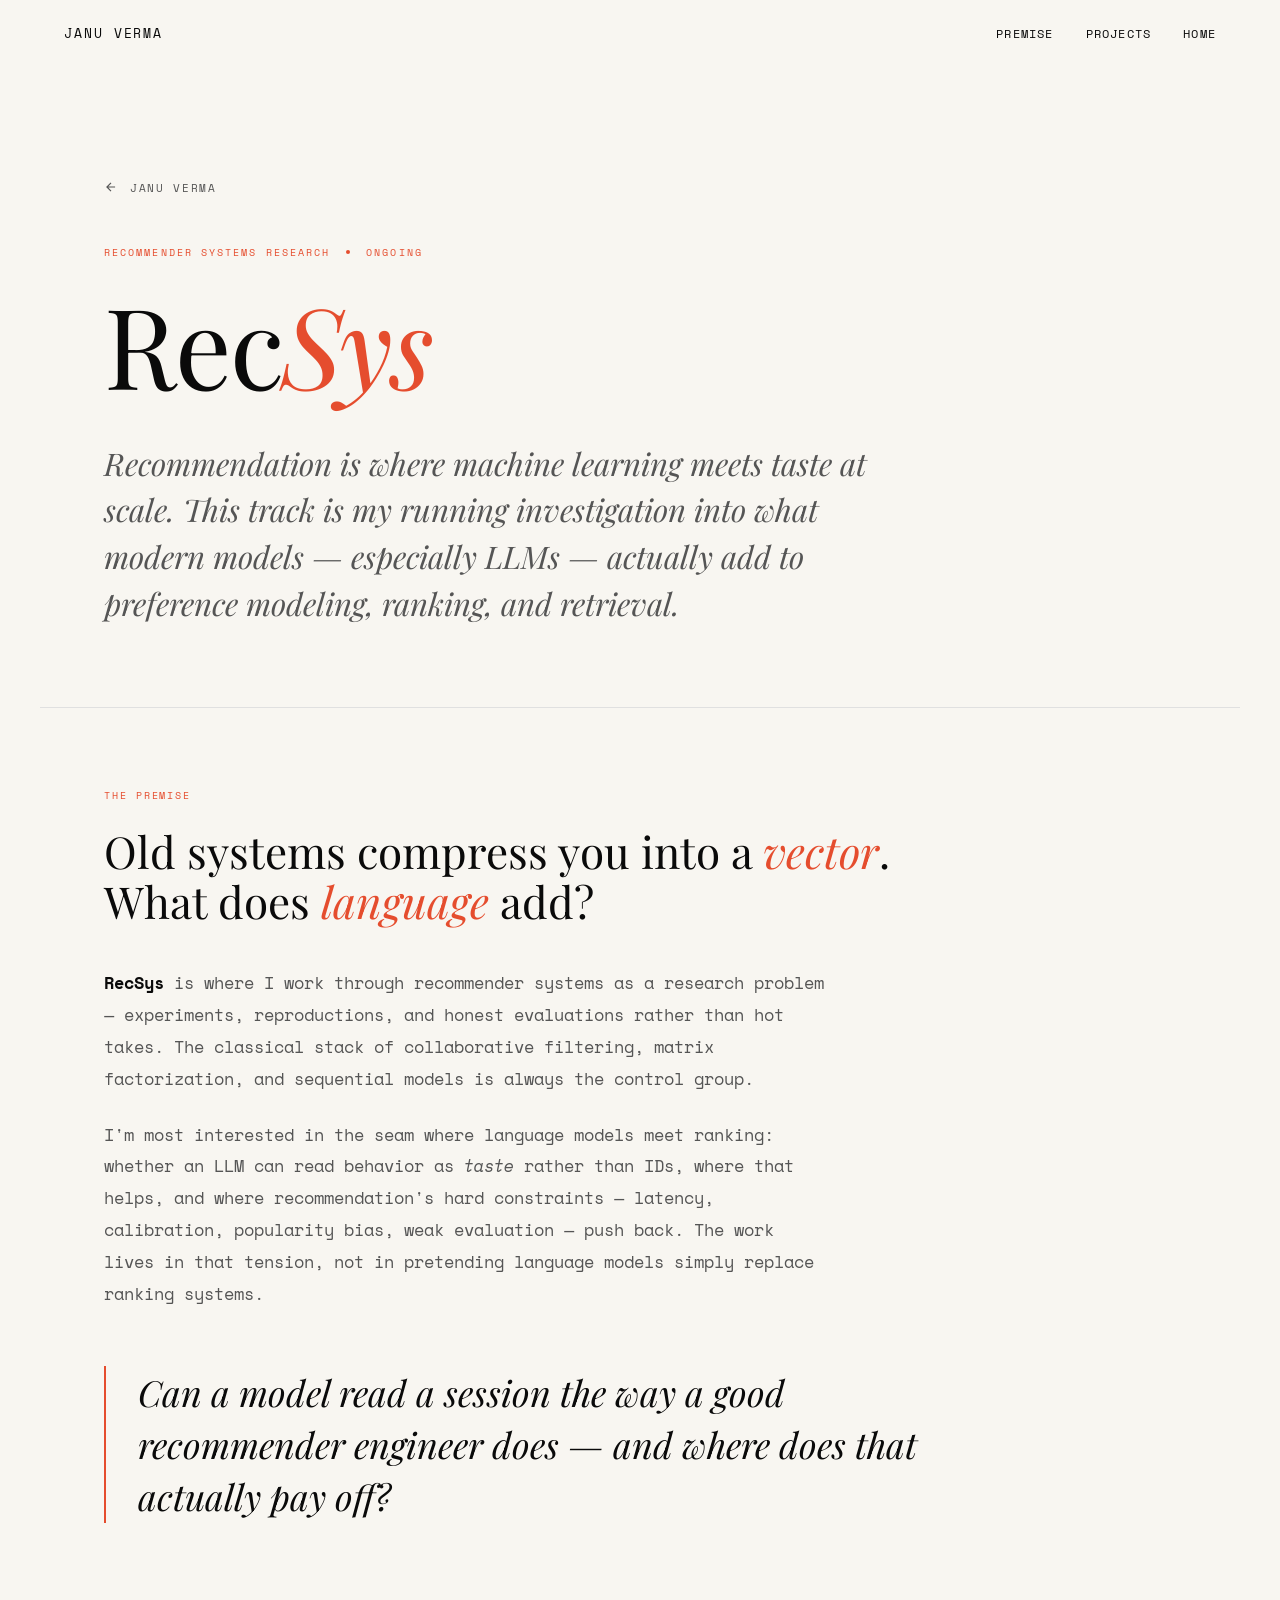
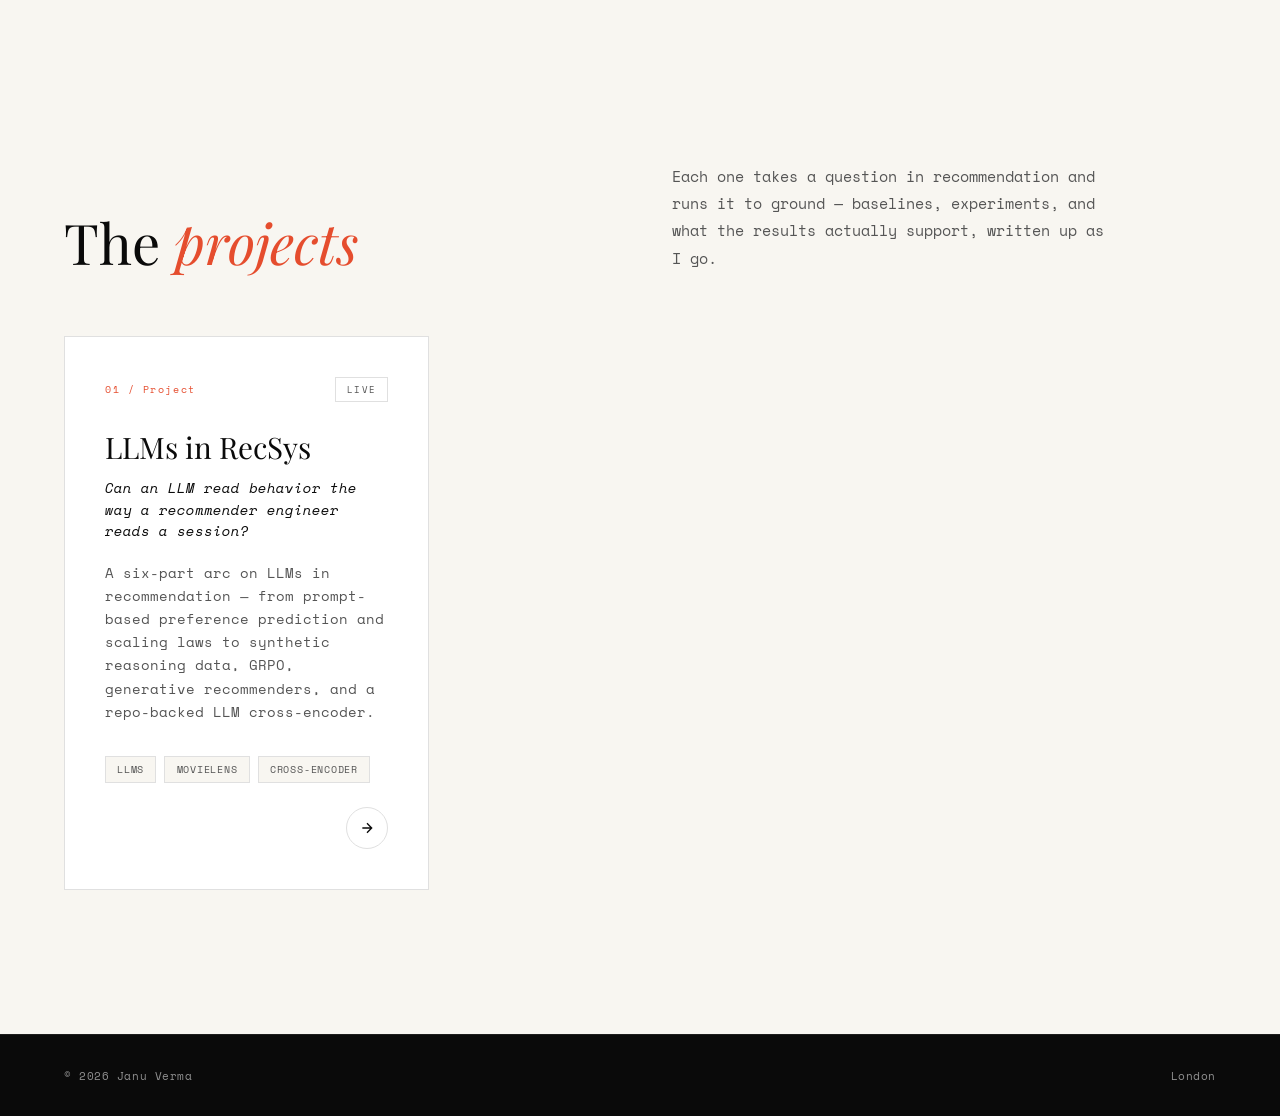
<file: recsys.html>
<!DOCTYPE html>
<html lang="en">
<head>
    <meta charset="UTF-8">
    <meta name="viewport" content="width=device-width, initial-scale=1.0">
    <title>RecSys — Janu Verma</title>
    <meta name="description" content="Recommender systems research — experiments on what language models add to preference modeling, ranking, and recommendation, with the classical RecSys stack as the control group.">

    <link rel="icon" type="image/svg+xml" href="/favicon.svg">
    <link rel="canonical" href="https://januverma.com/recsys.html">

    <meta property="og:type" content="website">
    <meta property="og:url" content="https://januverma.com/recsys.html">
    <meta property="og:title" content="RecSys — Janu Verma">
    <meta property="og:description" content="Recommender systems research — experiments on what language models add to preference modeling, ranking, and recommendation.">
    <meta property="og:image" content="https://januverma.com/photo-small.jpg">
    <meta name="twitter:card" content="summary_large_image">
    <meta name="twitter:site" content="@januverma">
    <meta name="twitter:title" content="RecSys — Janu Verma">
    <meta name="twitter:description" content="Recommender systems research — what language models add to preference modeling and ranking.">

    <link rel="preconnect" href="https://fonts.googleapis.com">
    <link rel="preconnect" href="https://fonts.gstatic.com" crossorigin>
    <link href="https://fonts.googleapis.com/css2?family=Space+Mono:wght@400;700&family=Playfair+Display:ital,wght@0,400;0,500;0,600;1,400;1,500&display=swap" rel="stylesheet">

    <style>
        :root {
            --black: #0a0a0a;
            --white: #fff;
            --cream: #f8f6f1;
            --orange: #e54d2e;
            --gray: #555;
            --light-gray: #e0e0e0;
        }

        * {
            margin: 0;
            padding: 0;
            box-sizing: border-box;
        }

        html {
            scroll-behavior: smooth;
        }

        body {
            font-family: 'Space Mono', monospace;
            background: var(--cream);
            color: var(--black);
            overflow-x: hidden;
        }

        ::selection {
            background: var(--orange);
            color: var(--white);
        }

        a {
            color: inherit;
            text-decoration: none;
        }

        /* Nav */
        nav {
            position: fixed;
            top: 0;
            left: 0;
            right: 0;
            z-index: 100;
            padding: 1.5rem 4rem;
            display: flex;
            justify-content: space-between;
            align-items: center;
            background: var(--cream);
            transition: all 0.3s ease;
        }

        nav.scrolled {
            padding: 1rem 4rem;
            background: rgba(248, 246, 241, 0.95);
            backdrop-filter: blur(10px);
            border-bottom: 1px solid var(--light-gray);
        }

        nav.dark-section {
            background: var(--black);
        }

        nav.dark-section.scrolled {
            background: rgba(10, 10, 10, 0.95);
            border-bottom: 1px solid rgba(255,255,255,0.1);
        }

        .nav-name {
            font-size: 0.8rem;
            text-transform: uppercase;
            letter-spacing: 0.15em;
            color: var(--black);
            transition: color 0.3s ease;
        }

        nav.dark-section .nav-name {
            color: var(--white);
        }

        .nav-links {
            display: flex;
            gap: 2rem;
        }

        .nav-links a {
            font-size: 0.75rem;
            text-transform: uppercase;
            letter-spacing: 0.1em;
            color: var(--black);
            transition: all 0.3s ease;
        }

        nav.dark-section .nav-links a {
            color: var(--white);
        }

        .nav-links a:hover {
            color: var(--orange);
        }

        .nav-toggle {
            display: none;
            background: none;
            border: none;
            padding: 0;
            width: 28px;
            height: 20px;
            position: relative;
            cursor: pointer;
            z-index: 102;
        }

        .nav-toggle span {
            position: absolute;
            left: 0;
            width: 100%;
            height: 2px;
            background: var(--black);
            transition: all 0.3s ease;
        }

        .nav-toggle span:first-child { top: 4px; }
        .nav-toggle span:last-child { bottom: 4px; }

        nav.dark-section .nav-toggle span { background: var(--white); }
        nav.menu-open .nav-toggle span { background: var(--black); }

        nav.menu-open .nav-toggle span:first-child {
            transform: translateY(5px) rotate(45deg);
        }

        nav.menu-open .nav-toggle span:last-child {
            transform: translateY(-5px) rotate(-45deg);
        }

        /* Hero */
        .pi-hero {
            padding: 11rem 4rem 5rem;
            max-width: 1200px;
            margin: 0 auto;
        }

        .back-link {
            display: inline-flex;
            align-items: center;
            gap: 0.75rem;
            font-size: 0.7rem;
            text-transform: uppercase;
            letter-spacing: 0.15em;
            color: var(--gray);
            margin-bottom: 3rem;
            transition: all 0.3s ease;
        }

        .back-link:hover {
            color: var(--orange);
            gap: 1.25rem;
        }

        .back-link svg {
            width: 14px;
            height: 14px;
        }

        .pi-eyebrow {
            font-size: 0.65rem;
            text-transform: uppercase;
            letter-spacing: 0.2em;
            color: var(--orange);
            margin-bottom: 1.75rem;
            display: flex;
            align-items: center;
            gap: 1rem;
        }

        .pi-eyebrow .dot {
            width: 4px;
            height: 4px;
            background: var(--orange);
            border-radius: 50%;
        }

        .pi-name {
            font-family: 'Playfair Display', serif;
            font-size: clamp(3rem, 9vw, 7rem);
            font-weight: 400;
            line-height: 1;
            letter-spacing: -0.02em;
            margin-bottom: 2.5rem;
        }

        .pi-name .italic {
            font-style: italic;
            color: var(--orange);
        }

        .pi-lede {
            font-family: 'Playfair Display', serif;
            font-size: clamp(1.35rem, 2.5vw, 1.95rem);
            font-style: italic;
            color: var(--gray);
            line-height: 1.5;
            max-width: 820px;
        }

        /* Premise */
        .premise {
            padding: 5rem 4rem 6rem;
            max-width: 1200px;
            margin: 0 auto;
            border-top: 1px solid var(--light-gray);
        }

        .section-label {
            display: block;
            font-size: 0.6rem;
            text-transform: uppercase;
            letter-spacing: 0.2em;
            color: var(--orange);
            margin-bottom: 1.5rem;
        }

        .section-headline {
            font-family: 'Playfair Display', serif;
            font-size: clamp(2rem, 4vw, 2.75rem);
            font-weight: 400;
            line-height: 1.15;
            margin-bottom: 2.5rem;
            max-width: 850px;
        }

        .section-headline .italic {
            font-style: italic;
            color: var(--orange);
        }

        .prose {
            max-width: 720px;
        }

        .prose p {
            font-size: 1.05rem;
            line-height: 1.9;
            color: var(--gray);
            margin-bottom: 1.5rem;
        }

        .prose p strong {
            color: var(--black);
            font-weight: 700;
        }

        .central-question {
            font-family: 'Playfair Display', serif;
            font-size: clamp(1.5rem, 3vw, 2.25rem);
            font-style: italic;
            line-height: 1.45;
            color: var(--black);
            max-width: 820px;
            margin-top: 3.5rem;
            padding-left: 2rem;
            border-left: 2px solid var(--orange);
        }

        /* Threads (dark) */
        .threads {
            background: var(--black);
            color: var(--white);
            padding: 9rem 4rem;
        }

        .threads-inner {
            max-width: 1200px;
            margin: 0 auto;
        }

        .threads-header {
            margin-bottom: 4.5rem;
            max-width: 760px;
        }

        .threads-header .section-headline {
            color: var(--white);
        }

        .threads-intro {
            font-size: 0.95rem;
            line-height: 1.8;
            color: rgba(255,255,255,0.6);
            max-width: 560px;
        }

        .threads-grid {
            display: grid;
            grid-template-columns: repeat(3, 1fr);
            gap: 1.75rem;
        }

        .thread {
            border: 1px solid rgba(255,255,255,0.1);
            padding: 2.5rem;
            transition: all 0.4s cubic-bezier(0.16, 1, 0.3, 1);
            background: rgba(255,255,255,0.02);
        }

        .thread:hover {
            border-color: var(--orange);
            background: rgba(255,255,255,0.05);
            transform: translateY(-4px);
        }

        .thread-number {
            font-size: 0.6rem;
            letter-spacing: 0.18em;
            color: var(--orange);
            margin-bottom: 1.25rem;
        }

        .thread h3 {
            font-family: 'Playfair Display', serif;
            font-size: 1.4rem;
            font-weight: 400;
            margin-bottom: 0.85rem;
        }

        .thread p {
            font-size: 0.85rem;
            line-height: 1.7;
            color: rgba(255,255,255,0.55);
        }

        /* Projects (sub-page) */
        .pi-projects {
            background: var(--cream);
            padding: 9rem 4rem;
        }

        .pi-projects-inner {
            max-width: 1200px;
            margin: 0 auto;
        }

        .pi-projects-header {
            display: grid;
            grid-template-columns: 1fr 1fr;
            gap: 4rem;
            align-items: end;
            margin-bottom: 4rem;
        }

        .pi-projects-title {
            font-family: 'Playfair Display', serif;
            font-size: clamp(2.25rem, 5vw, 3.5rem);
            font-weight: 400;
            line-height: 1.05;
        }

        .pi-projects-title .italic {
            font-style: italic;
            color: var(--orange);
        }

        .pi-projects-intro {
            max-width: 440px;
            font-size: 0.95rem;
            line-height: 1.8;
            color: var(--gray);
        }

        .projects-grid {
            display: grid;
            grid-template-columns: repeat(3, 1fr);
            gap: 1.75rem;
        }

        .project-card {
            background: var(--white);
            border: 1px solid var(--light-gray);
            padding: 2.5rem;
            display: flex;
            flex-direction: column;
            position: relative;
            transition: all 0.4s cubic-bezier(0.16, 1, 0.3, 1);
            min-height: 400px;
            overflow: hidden;
        }

        .project-card:hover {
            border-color: var(--black);
            transform: translateY(-4px);
        }

        .project-card:hover .project-title {
            color: var(--orange);
        }

        .project-card.placeholder {
            background: transparent;
            border-style: dashed;
            cursor: default;
        }

        .project-card.placeholder:hover {
            transform: none;
            border-color: var(--light-gray);
        }

        .project-card.placeholder:hover .project-title {
            color: var(--gray);
        }

        .project-meta {
            display: flex;
            justify-content: space-between;
            align-items: center;
            margin-bottom: 1.75rem;
        }

        .project-number {
            font-size: 0.65rem;
            letter-spacing: 0.15em;
            color: var(--orange);
        }

        .project-status {
            font-size: 0.55rem;
            letter-spacing: 0.18em;
            text-transform: uppercase;
            color: var(--gray);
            padding: 0.3rem 0.65rem;
            border: 1px solid var(--light-gray);
        }

        .project-title {
            font-family: 'Playfair Display', serif;
            font-size: 1.85rem;
            font-weight: 400;
            line-height: 1.15;
            margin-bottom: 0.85rem;
            transition: color 0.3s ease;
        }

        .project-card.placeholder .project-title {
            color: var(--gray);
        }

        .project-tagline {
            font-size: 0.9rem;
            font-style: italic;
            color: var(--black);
            margin-bottom: 1.25rem;
            line-height: 1.5;
        }

        .project-card.placeholder .project-tagline {
            color: var(--gray);
        }

        .project-desc {
            font-size: 0.85rem;
            line-height: 1.7;
            color: var(--gray);
            margin-bottom: 2rem;
        }

        .project-tags {
            display: flex;
            flex-wrap: wrap;
            gap: 0.5rem;
            margin-top: auto;
            margin-bottom: 1.5rem;
        }

        .project-tags span {
            font-size: 0.6rem;
            letter-spacing: 0.08em;
            text-transform: uppercase;
            color: var(--gray);
            padding: 0.35rem 0.7rem;
            background: var(--cream);
            border: 1px solid var(--light-gray);
        }

        .project-arrow {
            align-self: flex-end;
            width: 42px;
            height: 42px;
            border: 1px solid var(--light-gray);
            border-radius: 50%;
            display: flex;
            align-items: center;
            justify-content: center;
            transition: all 0.3s ease;
            color: var(--black);
        }

        .project-card:hover .project-arrow {
            background: var(--black);
            border-color: var(--black);
            color: var(--white);
        }

        /* Footer */
        footer {
            background: var(--black);
            color: rgba(255,255,255,0.55);
            padding: 2rem 4rem;
            display: flex;
            justify-content: space-between;
            font-size: 0.7rem;
            letter-spacing: 0.05em;
            border-top: 1px solid rgba(255,255,255,0.08);
        }

        /* Responsive */
        @media (max-width: 1024px) {
            .threads-grid {
                grid-template-columns: 1fr 1fr;
            }

            .projects-grid {
                grid-template-columns: 1fr;
            }

            .pi-projects-header {
                grid-template-columns: 1fr;
                gap: 2rem;
            }
        }

        @media (max-width: 768px) {
            nav {
                padding: 1.25rem 1.5rem;
            }

            nav.scrolled {
                padding: 1rem 1.5rem;
            }

            .nav-toggle {
                display: block;
            }

            .nav-links {
                position: fixed;
                inset: 0;
                z-index: 101;
                flex-direction: column;
                align-items: center;
                justify-content: center;
                gap: 2.5rem;
                background: var(--cream);
                opacity: 0;
                visibility: hidden;
                transition: opacity 0.3s ease, visibility 0.3s ease;
            }

            nav.menu-open .nav-links {
                opacity: 1;
                visibility: visible;
            }

            .nav-links a,
            nav.dark-section .nav-links a {
                font-size: 1rem;
                color: var(--black);
            }

            .nav-name {
                position: relative;
                z-index: 102;
            }

            nav.menu-open .nav-name {
                color: var(--black);
            }

            .pi-hero {
                padding: 8rem 1.5rem 4rem;
            }

            .premise {
                padding: 4rem 1.5rem 5rem;
            }

            .central-question {
                padding-left: 1.25rem;
            }

            .threads, .pi-projects {
                padding-left: 1.5rem;
                padding-right: 1.5rem;
            }

            .threads-grid {
                grid-template-columns: 1fr;
            }

            .project-card {
                padding: 2rem;
                min-height: auto;
            }

            footer {
                flex-direction: column;
                gap: 0.5rem;
                text-align: center;
                padding: 1.5rem;
            }
        }

        /* Scroll animations */
        .reveal {
            opacity: 0;
            transform: translateY(30px);
            transition: all 0.7s cubic-bezier(0.16, 1, 0.3, 1);
        }

        .reveal.visible {
            opacity: 1;
            transform: translateY(0);
        }

        @media (prefers-reduced-motion: reduce) {
            html {
                scroll-behavior: auto;
            }

            *, *::before, *::after {
                animation-duration: 0.01ms !important;
                animation-iteration-count: 1 !important;
                transition-duration: 0.01ms !important;
            }

            .reveal {
                opacity: 1;
                transform: none;
            }
        }
    </style>
</head>
<body>
    <nav id="navbar">
        <a href="index.html" class="nav-name">Janu Verma</a>
        <div class="nav-links">
            <a href="#premise">Premise</a>
            <a href="#projects">Projects</a>
            <a href="index.html">Home</a>
        </div>
        <button class="nav-toggle" id="navToggle" aria-label="Menu" aria-expanded="false">
            <span></span>
            <span></span>
        </button>
    </nav>

    <section class="pi-hero">
        <a href="index.html#projects" class="back-link">
            <svg viewBox="0 0 24 24" fill="none" stroke="currentColor" stroke-width="2">
                <path d="M19 12H5M12 19l-7-7 7-7"/>
            </svg>
            Janu Verma
        </a>

        <div class="pi-eyebrow">
            <span>Recommender Systems Research</span>
            <span class="dot"></span>
            <span>Ongoing</span>
        </div>

        <h1 class="pi-name">Rec<span class="italic">Sys</span></h1>

        <p class="pi-lede">
            Recommendation is where machine learning meets taste at scale. This track is my running investigation into what modern models — especially LLMs — actually add to preference modeling, ranking, and retrieval.
        </p>
    </section>

    <section class="premise" id="premise">
        <span class="section-label">The Premise</span>
        <h2 class="section-headline">Old systems compress you into a <span class="italic">vector</span>. What does <span class="italic">language</span> add?</h2>
        <div class="prose">
            <p>
                <strong>RecSys</strong> is where I work through recommender systems as a research problem — experiments, reproductions, and honest evaluations rather than hot takes. The classical stack of collaborative filtering, matrix factorization, and sequential models is always the control group.
            </p>
            <p>
                I'm most interested in the seam where language models meet ranking: whether an LLM can read behavior as <em>taste</em> rather than IDs, where that helps, and where recommendation's hard constraints — latency, calibration, popularity bias, weak evaluation — push back. The work lives in that tension, not in pretending language models simply replace ranking systems.
            </p>
        </div>

        <p class="central-question">
            Can a model read a session the way a good recommender engineer does — and where does that actually pay off?
        </p>
    </section>

    <section class="pi-projects" id="projects">
        <div class="pi-projects-inner">
            <div class="pi-projects-header">
                <h2 class="pi-projects-title">
                    The <span class="italic">projects</span>
                </h2>
                <p class="pi-projects-intro">
                    Each one takes a question in recommendation and runs it to ground — baselines, experiments, and what the results actually support, written up as I go.
                </p>
            </div>

            <div class="projects-grid">
                <a href="projects/llm-recsys.html" class="project-card reveal">
                    <div class="project-meta">
                        <span class="project-number">01 / Project</span>
                        <span class="project-status">Live</span>
                    </div>
                    <h3 class="project-title">LLMs in RecSys</h3>
                    <p class="project-tagline">Can an LLM read behavior the way a recommender engineer reads a session?</p>
                    <p class="project-desc">
                        A six-part arc on LLMs in recommendation — from prompt-based preference prediction and scaling laws to synthetic reasoning data, GRPO, generative recommenders, and a repo-backed LLM cross-encoder.
                    </p>
                    <div class="project-tags">
                        <span>LLMs</span>
                        <span>MovieLens</span>
                        <span>Cross-Encoder</span>
                    </div>
                    <span class="project-arrow">
                        <svg width="16" height="16" viewBox="0 0 24 24" fill="none" stroke="currentColor" stroke-width="2">
                            <path d="M5 12h14M12 5l7 7-7 7"/>
                        </svg>
                    </span>
                </a>
            </div>
        </div>
    </section>

    <footer>
        <span>© 2026 Janu Verma</span>
        <span>London</span>
    </footer>

    <script>
        // Scroll reveal
        const revealElements = document.querySelectorAll('.reveal');
        const observer = new IntersectionObserver((entries) => {
            entries.forEach(entry => {
                if (entry.isIntersecting) entry.target.classList.add('visible');
            });
        }, { threshold: 0.1, rootMargin: '0px 0px -80px 0px' });
        revealElements.forEach(el => observer.observe(el));

        // Nav background + dark-section detection
        const navbar = document.getElementById('navbar');
        const darkSections = document.querySelectorAll('.threads');

        function updateNav() {
            if (window.scrollY > 50) navbar.classList.add('scrolled');
            else navbar.classList.remove('scrolled');

            let inDarkSection = false;
            darkSections.forEach(section => {
                const rect = section.getBoundingClientRect();
                if (rect.top <= 60 && rect.bottom >= 60) inDarkSection = true;
            });

            if (inDarkSection) navbar.classList.add('dark-section');
            else navbar.classList.remove('dark-section');
        }

        window.addEventListener('scroll', updateNav, { passive: true });
        updateNav();

        // Mobile menu
        const navToggle = document.getElementById('navToggle');
        navToggle.addEventListener('click', () => {
            const open = navbar.classList.toggle('menu-open');
            navToggle.setAttribute('aria-expanded', open);
        });

        document.querySelectorAll('.nav-links a').forEach(link => {
            link.addEventListener('click', () => {
                navbar.classList.remove('menu-open');
                navToggle.setAttribute('aria-expanded', 'false');
            });
        });
    </script>
</body>
</html>
</file>
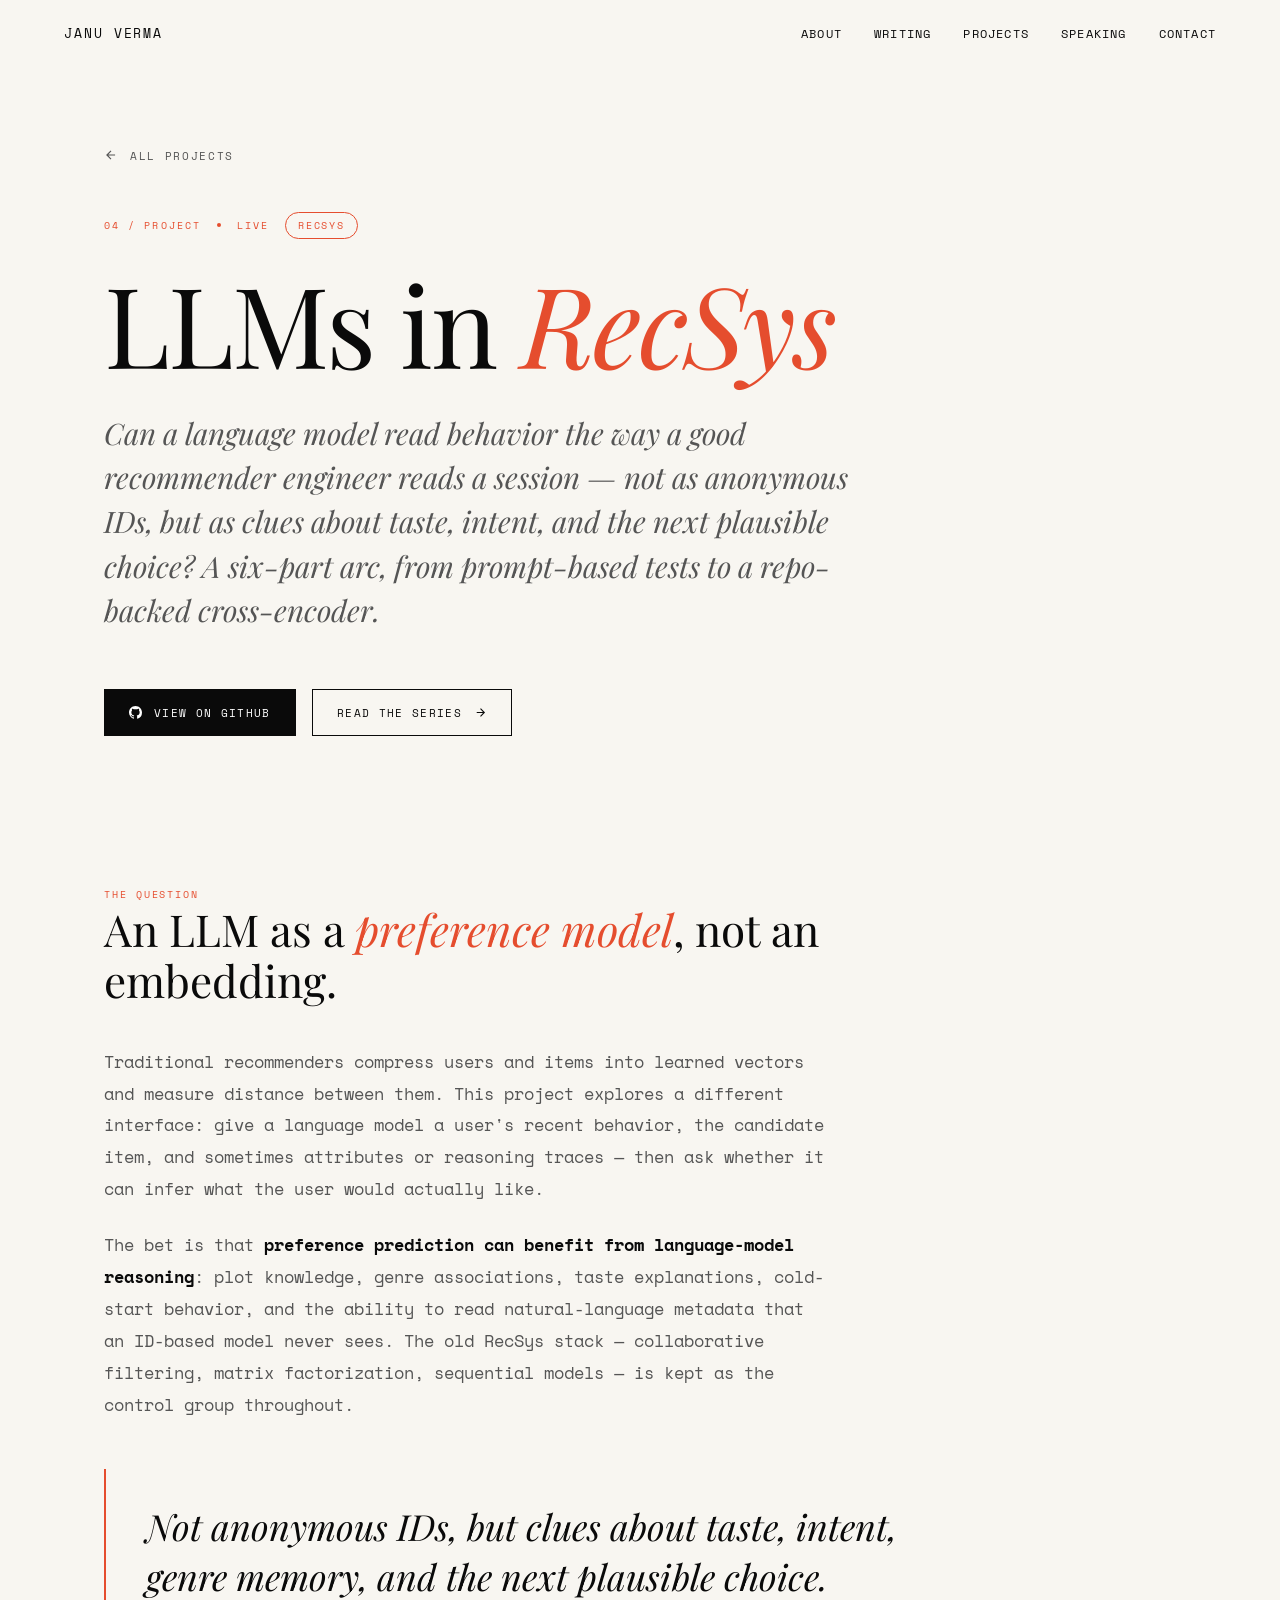
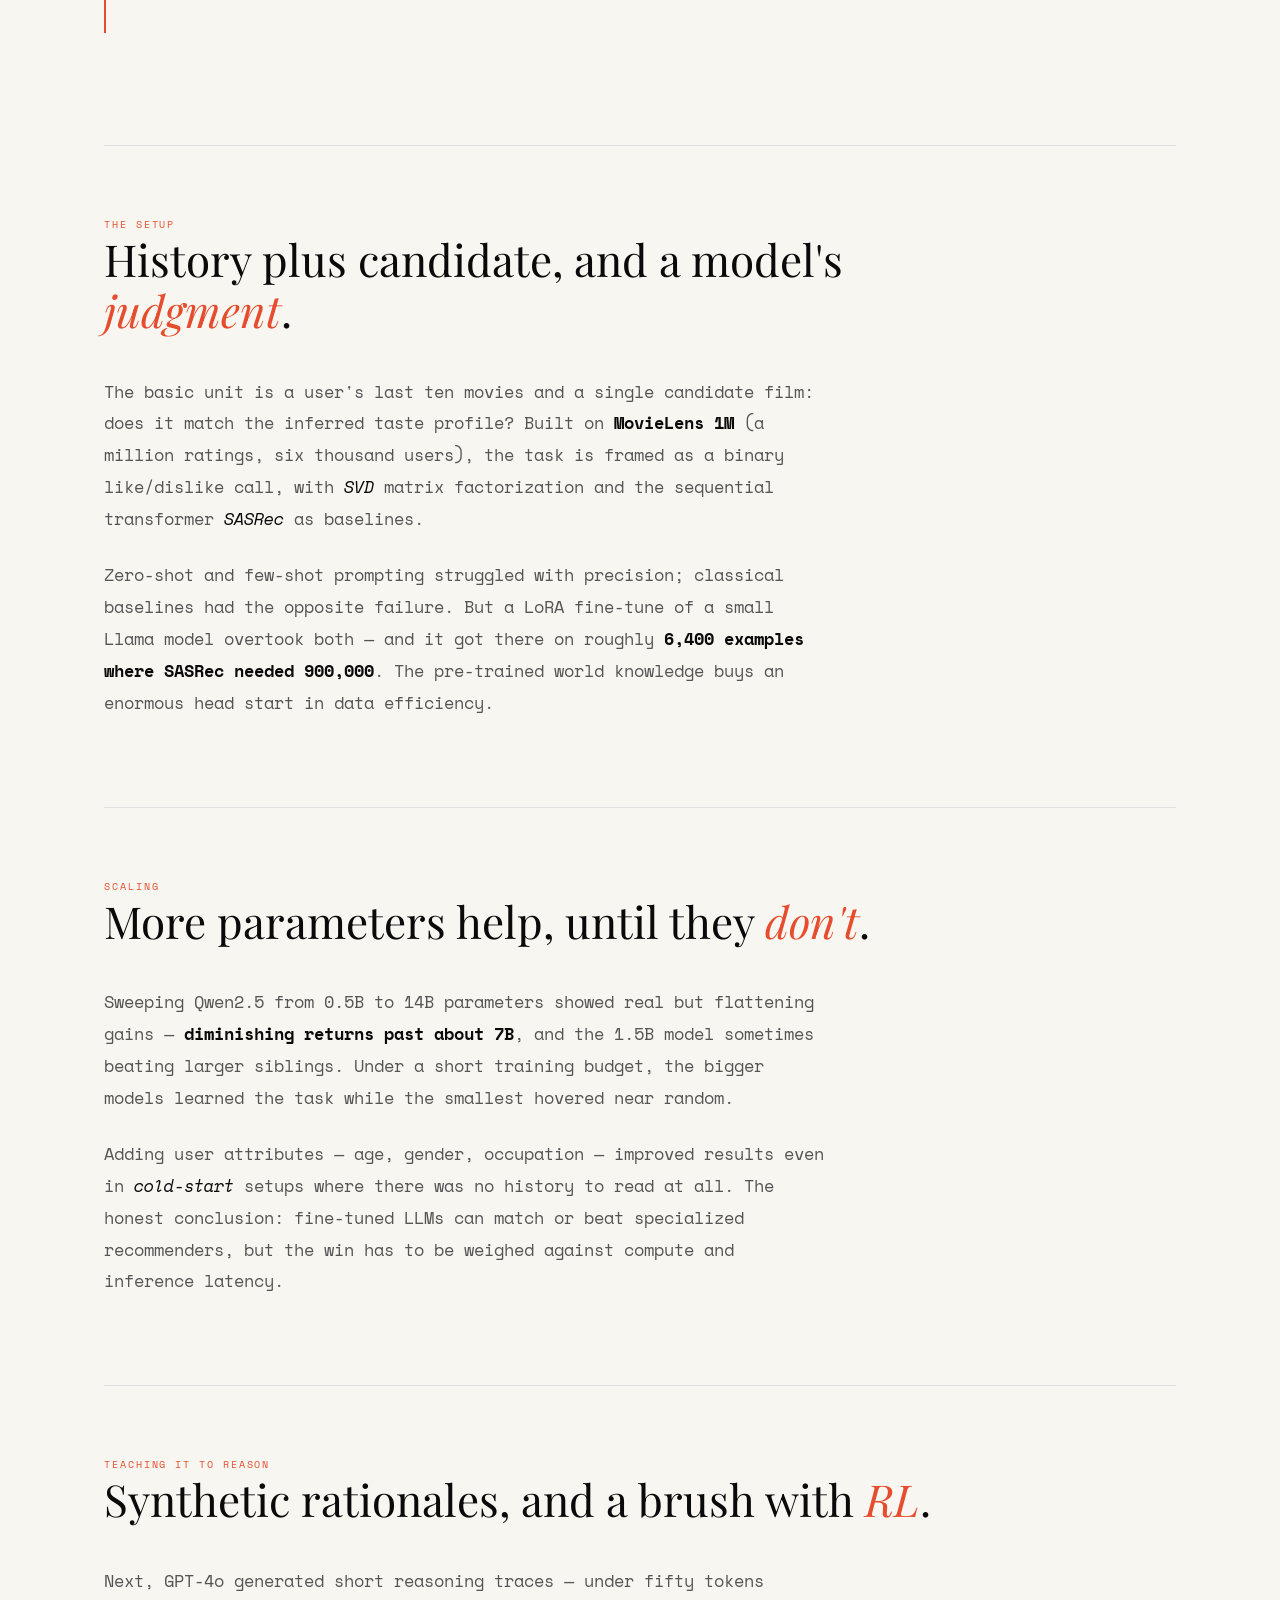
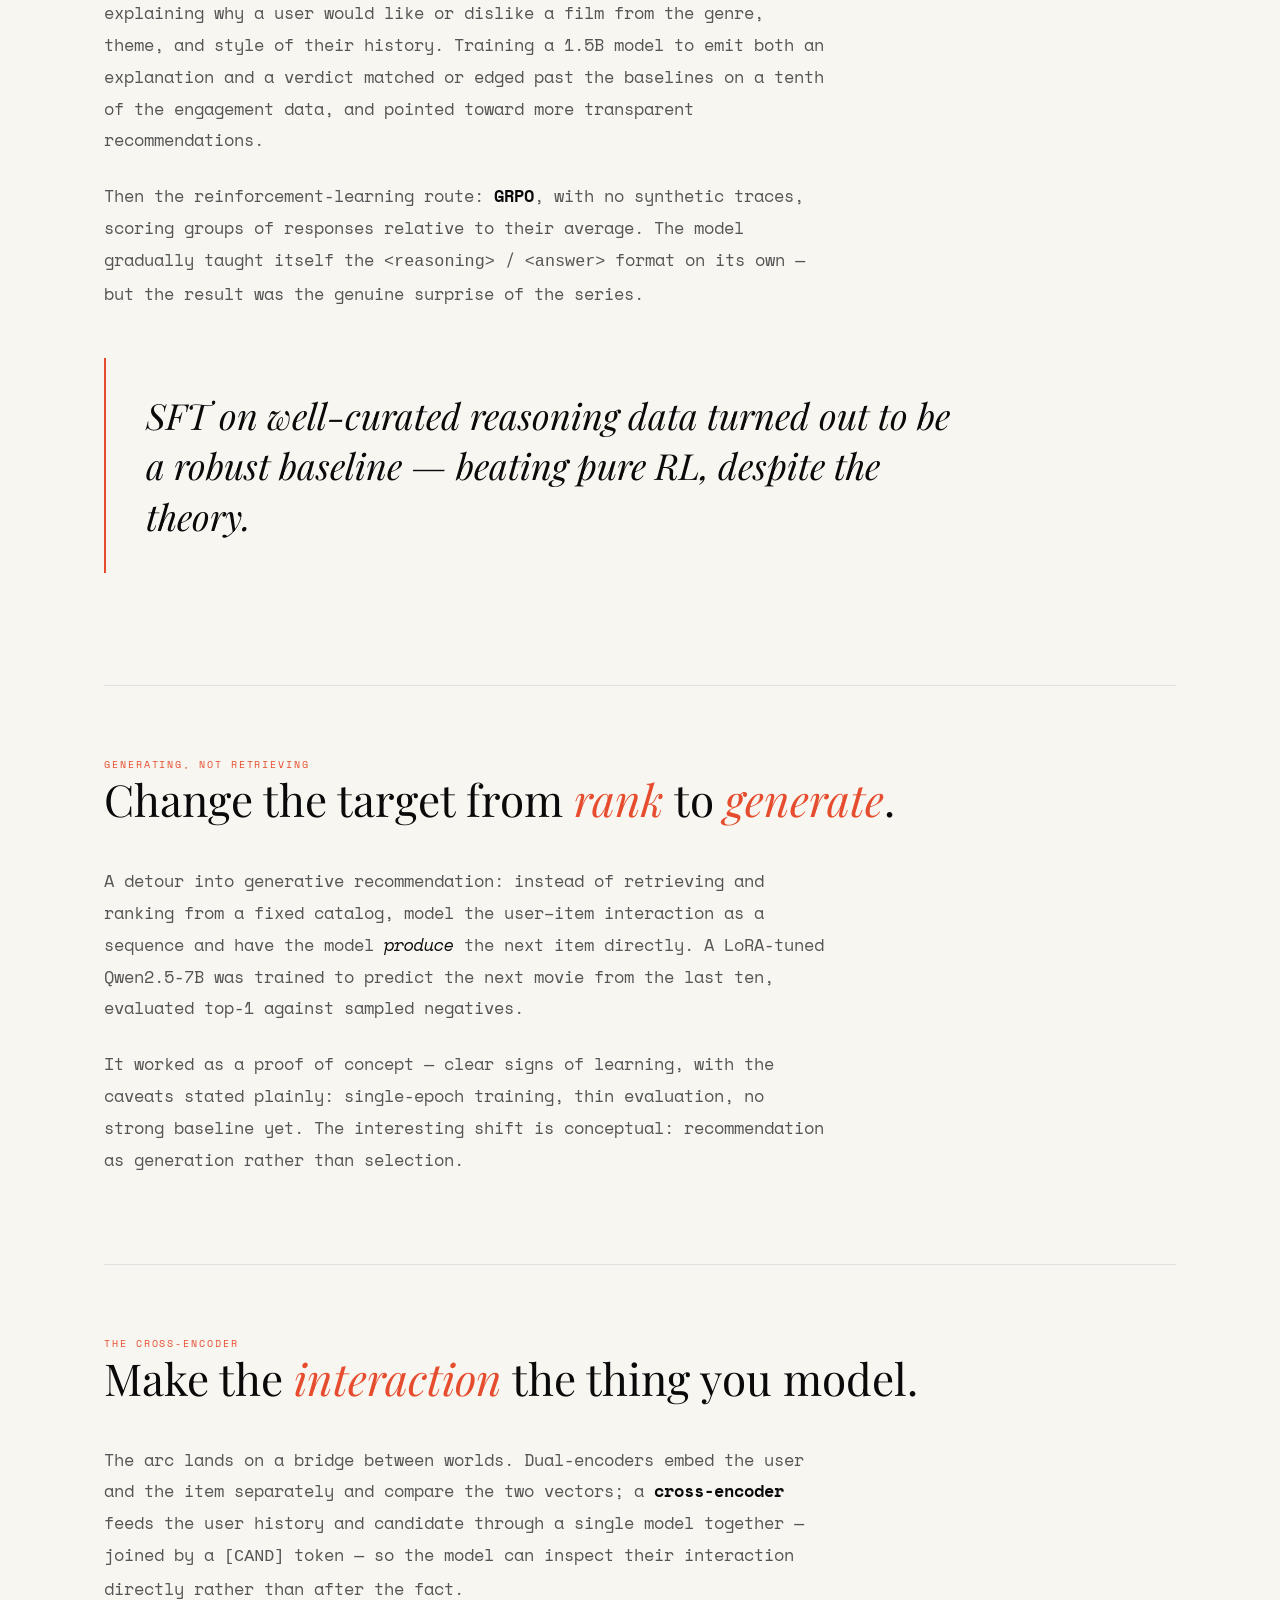
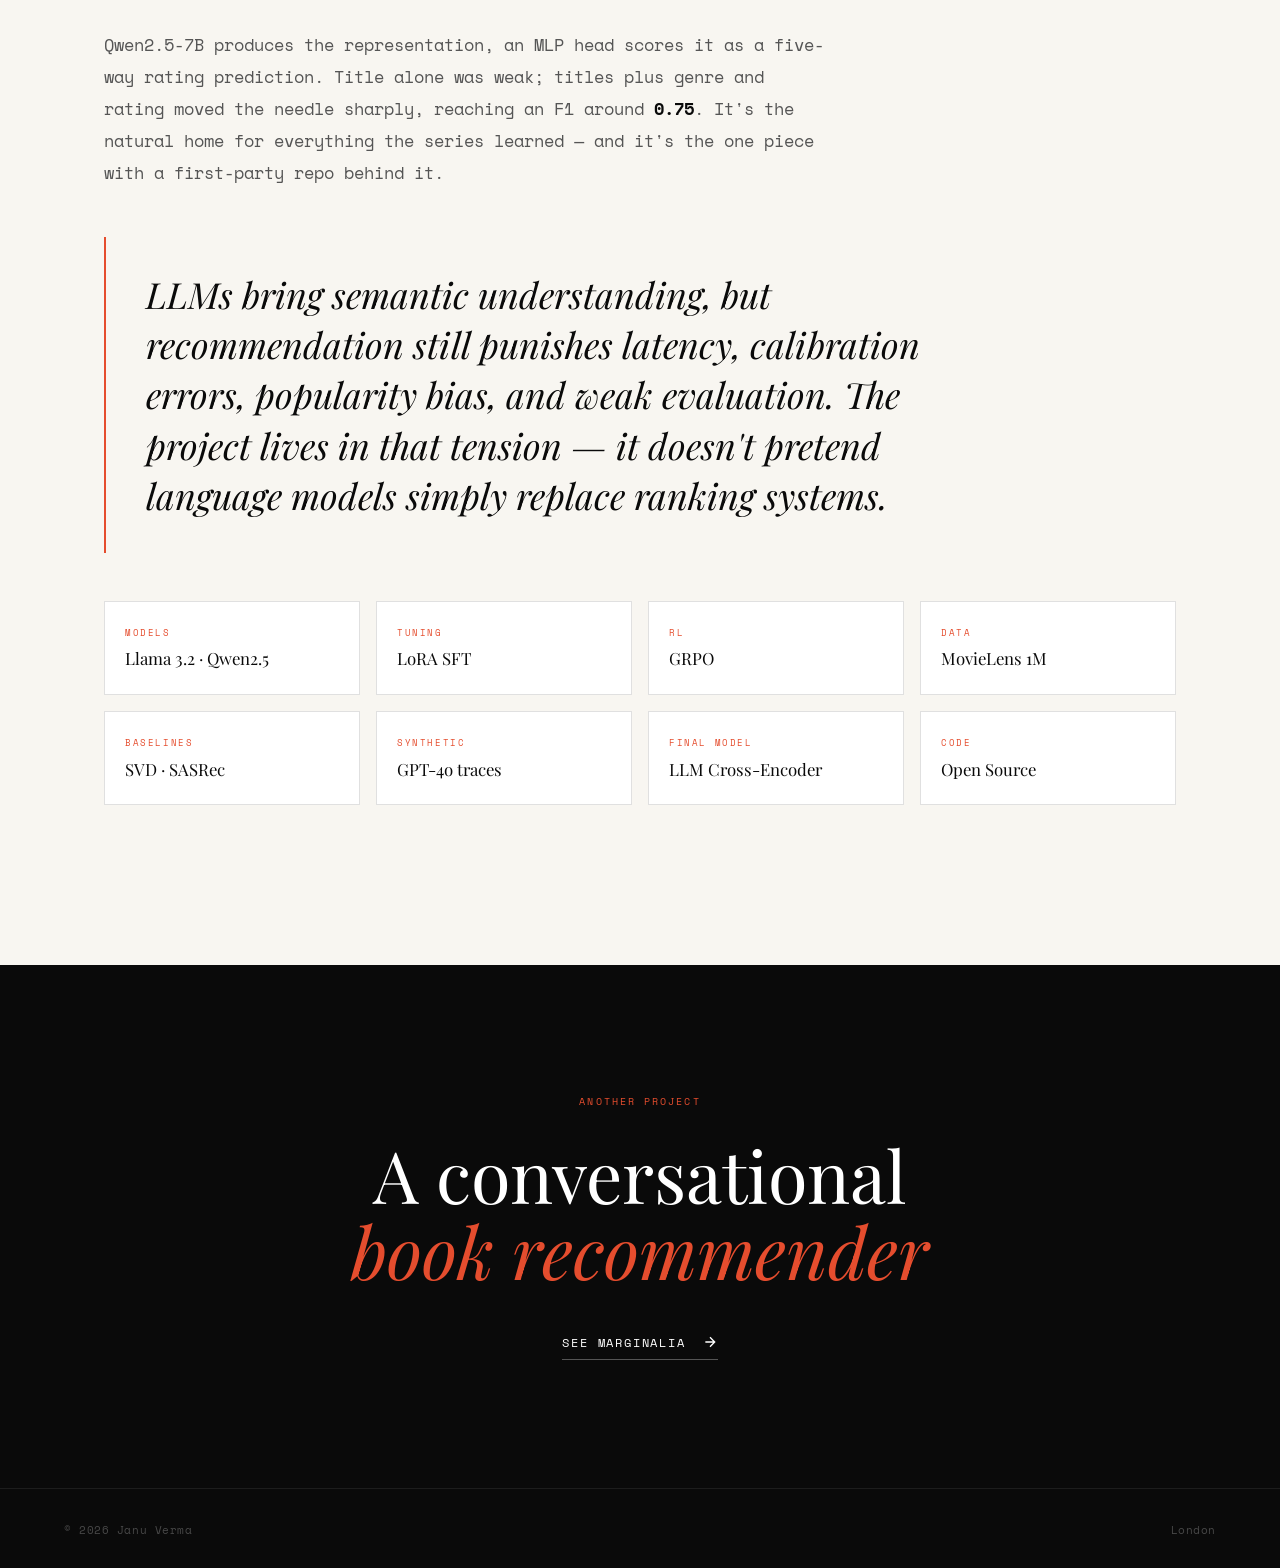
<file: projects/llm-recsys.html>
<!DOCTYPE html>
<html lang="en">
<head>
    <meta charset="UTF-8">
    <meta name="viewport" content="width=device-width, initial-scale=1.0">
    <title>LLMs in RecSys — Janu Verma</title>
    <meta name="description" content="A research arc asking whether a language model can read behavior the way a recommender engineer reads a session — from prompt-based preference prediction to an LLM cross-encoder.">

    <link rel="icon" type="image/svg+xml" href="/favicon.svg">
    <meta property="og:type" content="article">
    <meta property="og:url" content="https://januverma.com/projects/llm-recsys.html">
    <meta property="og:title" content="LLMs in RecSys — Janu Verma">
    <meta property="og:description" content="Can a language model read behavior the way a recommender engineer reads a session? A six-part research arc on LLMs in recommender systems.">
    <meta name="twitter:card" content="summary">

    <link rel="preconnect" href="https://fonts.googleapis.com">
    <link rel="preconnect" href="https://fonts.gstatic.com" crossorigin>
    <link href="https://fonts.googleapis.com/css2?family=Space+Mono:wght@400;700&family=Playfair+Display:ital,wght@0,400;0,500;0,600;1,400;1,500&display=swap" rel="stylesheet">
    <link rel="stylesheet" href="style.css">
</head>
<body>
    <nav id="navbar">
        <a href="../index.html" class="nav-name">Janu Verma</a>
        <div class="nav-links">
            <a href="../index.html#story">About</a>
            <a href="../index.html#ideas">Writing</a>
            <a href="../projects.html">Projects</a>
            <a href="../index.html#speaking">Speaking</a>
            <a href="../index.html#contact">Contact</a>
        </div>
        <button class="nav-toggle" id="navToggle" aria-label="Menu" aria-expanded="false">
            <span></span>
            <span></span>
        </button>
    </nav>

    <section class="project-hero">
        <a href="../projects.html" class="back-link">
            <svg viewBox="0 0 24 24" fill="none" stroke="currentColor" stroke-width="2">
                <path d="M19 12H5M12 19l-7-7 7-7"/>
            </svg>
            All projects
        </a>

        <div class="project-eyebrow">
            <span>04 / Project</span>
            <span class="dot"></span>
            <span>Live</span>
            <a href="../recsys.html" class="project-track">RecSys</a>
        </div>

        <h1 class="project-name">LLMs in <span class="italic">RecSys</span></h1>

        <p class="project-tagline-big">
            Can a language model read behavior the way a good recommender engineer reads a session — not as anonymous IDs, but as clues about taste, intent, and the next plausible choice? A six-part arc, from prompt-based tests to a repo-backed cross-encoder.
        </p>

        <div class="project-links">
            <a href="https://github.com/januverma/llm-cross-encoders-for-recsys" target="_blank" class="project-link primary">
                <svg viewBox="0 0 24 24" fill="currentColor">
                    <path d="M12 0C5.37 0 0 5.37 0 12c0 5.31 3.435 9.795 8.205 11.385.6.105.825-.255.825-.57 0-.285-.015-1.23-.015-2.235-3.015.555-3.795-.735-4.035-1.41-.135-.345-.72-1.41-1.23-1.695-.42-.225-1.02-.78-.015-.795.945-.015 1.62.87 1.845 1.23 1.08 1.815 2.805 1.305 3.495.99.105-.78.42-1.305.765-1.605-2.67-.3-5.46-1.335-5.46-5.925 0-1.305.465-2.385 1.23-3.225-.12-.3-.54-1.53.12-3.18 0 0 1.005-.315 3.3 1.23.96-.27 1.98-.405 3-.405s2.04.135 3 .405c2.295-1.56 3.3-1.23 3.3-1.23.66 1.65.24 2.88.12 3.18.765.84 1.23 1.905 1.23 3.225 0 4.605-2.805 5.625-5.475 5.925.435.375.81 1.095.81 2.22 0 1.605-.015 2.895-.015 3.3 0 .315.225.69.825.57A12.02 12.02 0 0024 12c0-6.63-5.37-12-12-12z"/>
                </svg>
                View on GitHub
            </a>
            <a href="https://januverma.substack.com/p/large-language-models-for-recommender" target="_blank" class="project-link">
                Read the series
                <svg viewBox="0 0 24 24" fill="none" stroke="currentColor" stroke-width="2">
                    <path d="M5 12h14M12 5l7 7-7 7"/>
                </svg>
            </a>
        </div>
    </section>

    <div class="project-body">
        <section class="project-section">
            <span class="section-label">The Question</span>
            <h2 class="section-headline">An LLM as a <span class="italic">preference model</span>, not an embedding.</h2>
            <div class="prose">
                <p>
                    Traditional recommenders compress users and items into learned vectors and measure distance between them. This project explores a different interface: give a language model a user's recent behavior, the candidate item, and sometimes attributes or reasoning traces — then ask whether it can infer what the user would actually like.
                </p>
                <p>
                    The bet is that <strong>preference prediction can benefit from language-model reasoning</strong>: plot knowledge, genre associations, taste explanations, cold-start behavior, and the ability to read natural-language metadata that an ID-based model never sees. The old RecSys stack — collaborative filtering, matrix factorization, sequential models — is kept as the control group throughout.
                </p>
            </div>

            <blockquote class="pullquote">
                Not anonymous IDs, but clues about taste, intent, genre memory, and the next plausible choice.
            </blockquote>
        </section>

        <section class="project-section">
            <span class="section-label">The Setup</span>
            <h2 class="section-headline">History plus candidate, and a model's <span class="italic">judgment</span>.</h2>
            <div class="prose">
                <p>
                    The basic unit is a user's last ten movies and a single candidate film: does it match the inferred taste profile? Built on <strong>MovieLens 1M</strong> (a million ratings, six thousand users), the task is framed as a binary like/dislike call, with <em>SVD</em> matrix factorization and the sequential transformer <em>SASRec</em> as baselines.
                </p>
                <p>
                    Zero-shot and few-shot prompting struggled with precision; classical baselines had the opposite failure. But a LoRA fine-tune of a small Llama model overtook both — and it got there on roughly <strong>6,400 examples where SASRec needed 900,000</strong>. The pre-trained world knowledge buys an enormous head start in data efficiency.
                </p>
            </div>
        </section>

        <section class="project-section">
            <span class="section-label">Scaling</span>
            <h2 class="section-headline">More parameters help, until they <span class="italic">don't</span>.</h2>
            <div class="prose">
                <p>
                    Sweeping Qwen2.5 from 0.5B to 14B parameters showed real but flattening gains — <strong>diminishing returns past about 7B</strong>, and the 1.5B model sometimes beating larger siblings. Under a short training budget, the bigger models learned the task while the smallest hovered near random.
                </p>
                <p>
                    Adding user attributes — age, gender, occupation — improved results even in <em>cold-start</em> setups where there was no history to read at all. The honest conclusion: fine-tuned LLMs can match or beat specialized recommenders, but the win has to be weighed against compute and inference latency.
                </p>
            </div>
        </section>

        <section class="project-section">
            <span class="section-label">Teaching It To Reason</span>
            <h2 class="section-headline">Synthetic rationales, and a brush with <span class="italic">RL</span>.</h2>
            <div class="prose">
                <p>
                    Next, GPT-4o generated short reasoning traces — under fifty tokens explaining why a user would like or dislike a film from the genre, theme, and style of their history. Training a 1.5B model to emit both an explanation and a verdict matched or edged past the baselines on a tenth of the engagement data, and pointed toward more transparent recommendations.
                </p>
                <p>
                    Then the reinforcement-learning route: <strong>GRPO</strong>, with no synthetic traces, scoring groups of responses relative to their average. The model gradually taught itself the <code>&lt;reasoning&gt;</code> / <code>&lt;answer&gt;</code> format on its own — but the result was the genuine surprise of the series.
                </p>
            </div>

            <blockquote class="pullquote">
                SFT on well-curated reasoning data turned out to be a robust baseline — beating pure RL, despite the theory.
            </blockquote>
        </section>

        <section class="project-section">
            <span class="section-label">Generating, Not Retrieving</span>
            <h2 class="section-headline">Change the target from <span class="italic">rank</span> to <span class="italic">generate</span>.</h2>
            <div class="prose">
                <p>
                    A detour into generative recommendation: instead of retrieving and ranking from a fixed catalog, model the user–item interaction as a sequence and have the model <em>produce</em> the next item directly. A LoRA-tuned Qwen2.5-7B was trained to predict the next movie from the last ten, evaluated top-1 against sampled negatives.
                </p>
                <p>
                    It worked as a proof of concept — clear signs of learning, with the caveats stated plainly: single-epoch training, thin evaluation, no strong baseline yet. The interesting shift is conceptual: recommendation as generation rather than selection.
                </p>
            </div>
        </section>

        <section class="project-section">
            <span class="section-label">The Cross-Encoder</span>
            <h2 class="section-headline">Make the <span class="italic">interaction</span> the thing you model.</h2>
            <div class="prose">
                <p>
                    The arc lands on a bridge between worlds. Dual-encoders embed the user and the item separately and compare the two vectors; a <strong>cross-encoder</strong> feeds the user history and candidate through a single model together — joined by a <code>[CAND]</code> token — so the model can inspect their interaction directly rather than after the fact.
                </p>
                <p>
                    Qwen2.5-7B produces the representation, an MLP head scores it as a five-way rating prediction. Title alone was weak; titles plus genre and rating moved the needle sharply, reaching an F1 around <strong>0.75</strong>. It's the natural home for everything the series learned — and it's the one piece with a first-party repo behind it.
                </p>
            </div>

            <blockquote class="pullquote">
                LLMs bring semantic understanding, but recommendation still punishes latency, calibration errors, popularity bias, and weak evaluation. The project lives in that tension — it doesn't pretend language models simply replace ranking systems.
            </blockquote>

            <div class="stack-grid">
                <div class="stack-item">
                    <div class="label">Models</div>
                    <div class="value">Llama 3.2 · Qwen2.5</div>
                </div>
                <div class="stack-item">
                    <div class="label">Tuning</div>
                    <div class="value">LoRA SFT</div>
                </div>
                <div class="stack-item">
                    <div class="label">RL</div>
                    <div class="value">GRPO</div>
                </div>
                <div class="stack-item">
                    <div class="label">Data</div>
                    <div class="value">MovieLens 1M</div>
                </div>
                <div class="stack-item">
                    <div class="label">Baselines</div>
                    <div class="value">SVD · SASRec</div>
                </div>
                <div class="stack-item">
                    <div class="label">Synthetic</div>
                    <div class="value">GPT-4o traces</div>
                </div>
                <div class="stack-item">
                    <div class="label">Final Model</div>
                    <div class="value">LLM Cross-Encoder</div>
                </div>
                <div class="stack-item">
                    <div class="label">Code</div>
                    <div class="value">Open Source</div>
                </div>
            </div>
        </section>
    </div>

    <section class="next-project">
        <span class="label">Another Project</span>
        <h2>A conversational<br><span class="italic">book recommender</span></h2>
        <a href="marginalia.html" class="arrow-link">
            See Marginalia
            <svg width="16" height="16" viewBox="0 0 24 24" fill="none" stroke="currentColor" stroke-width="2">
                <path d="M5 12h14M12 5l7 7-7 7"/>
            </svg>
        </a>
    </section>

    <footer>
        <span>© 2026 Janu Verma</span>
        <span>London</span>
    </footer>

    <script>
        const revealElements = document.querySelectorAll('.reveal');
        const observer = new IntersectionObserver((entries) => {
            entries.forEach(entry => {
                if (entry.isIntersecting) entry.target.classList.add('visible');
            });
        }, { threshold: 0.1, rootMargin: '0px 0px -80px 0px' });
        revealElements.forEach(el => observer.observe(el));

        const navbar = document.getElementById('navbar');
        window.addEventListener('scroll', () => {
            if (window.scrollY > 50) navbar.classList.add('scrolled');
            else navbar.classList.remove('scrolled');
        }, { passive: true });

        const navToggle = document.getElementById('navToggle');
        navToggle.addEventListener('click', () => {
            const open = navbar.classList.toggle('menu-open');
            navToggle.setAttribute('aria-expanded', open);
        });
    </script>
</body>
</html>
</file>
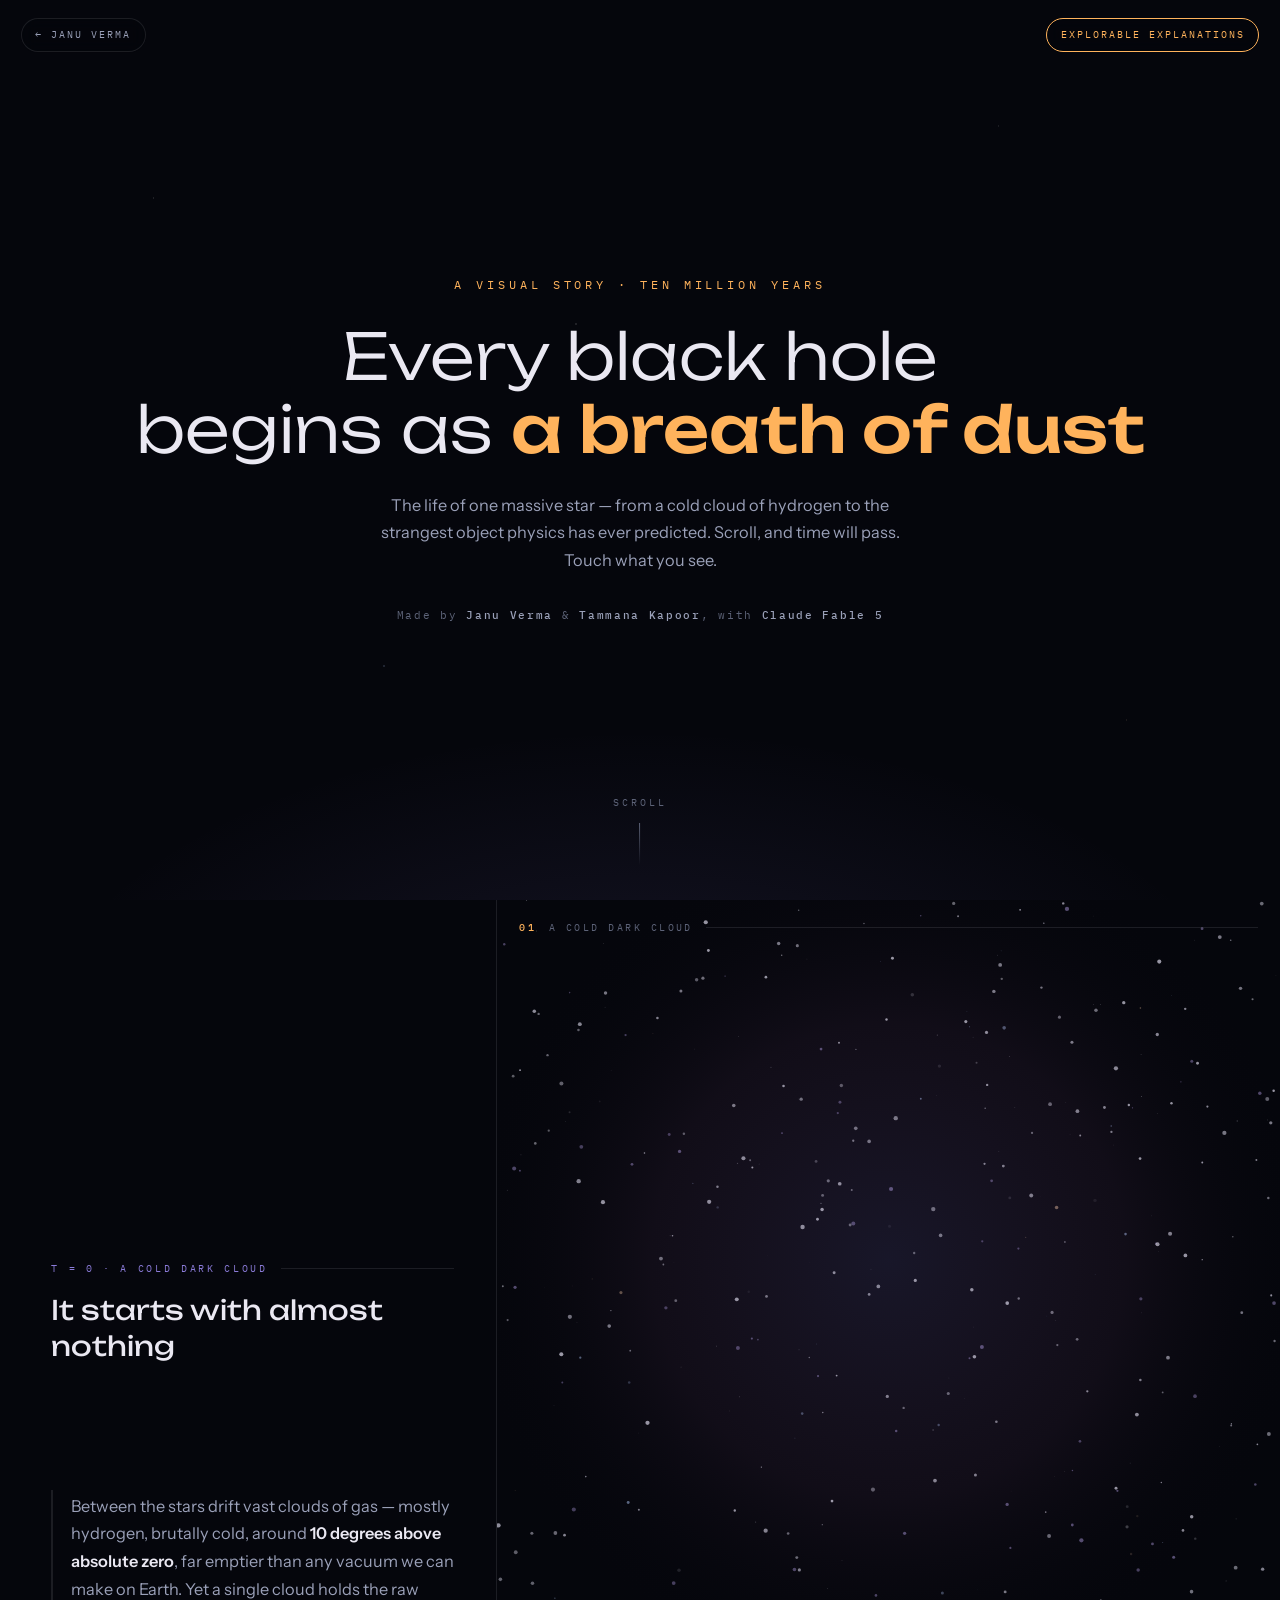
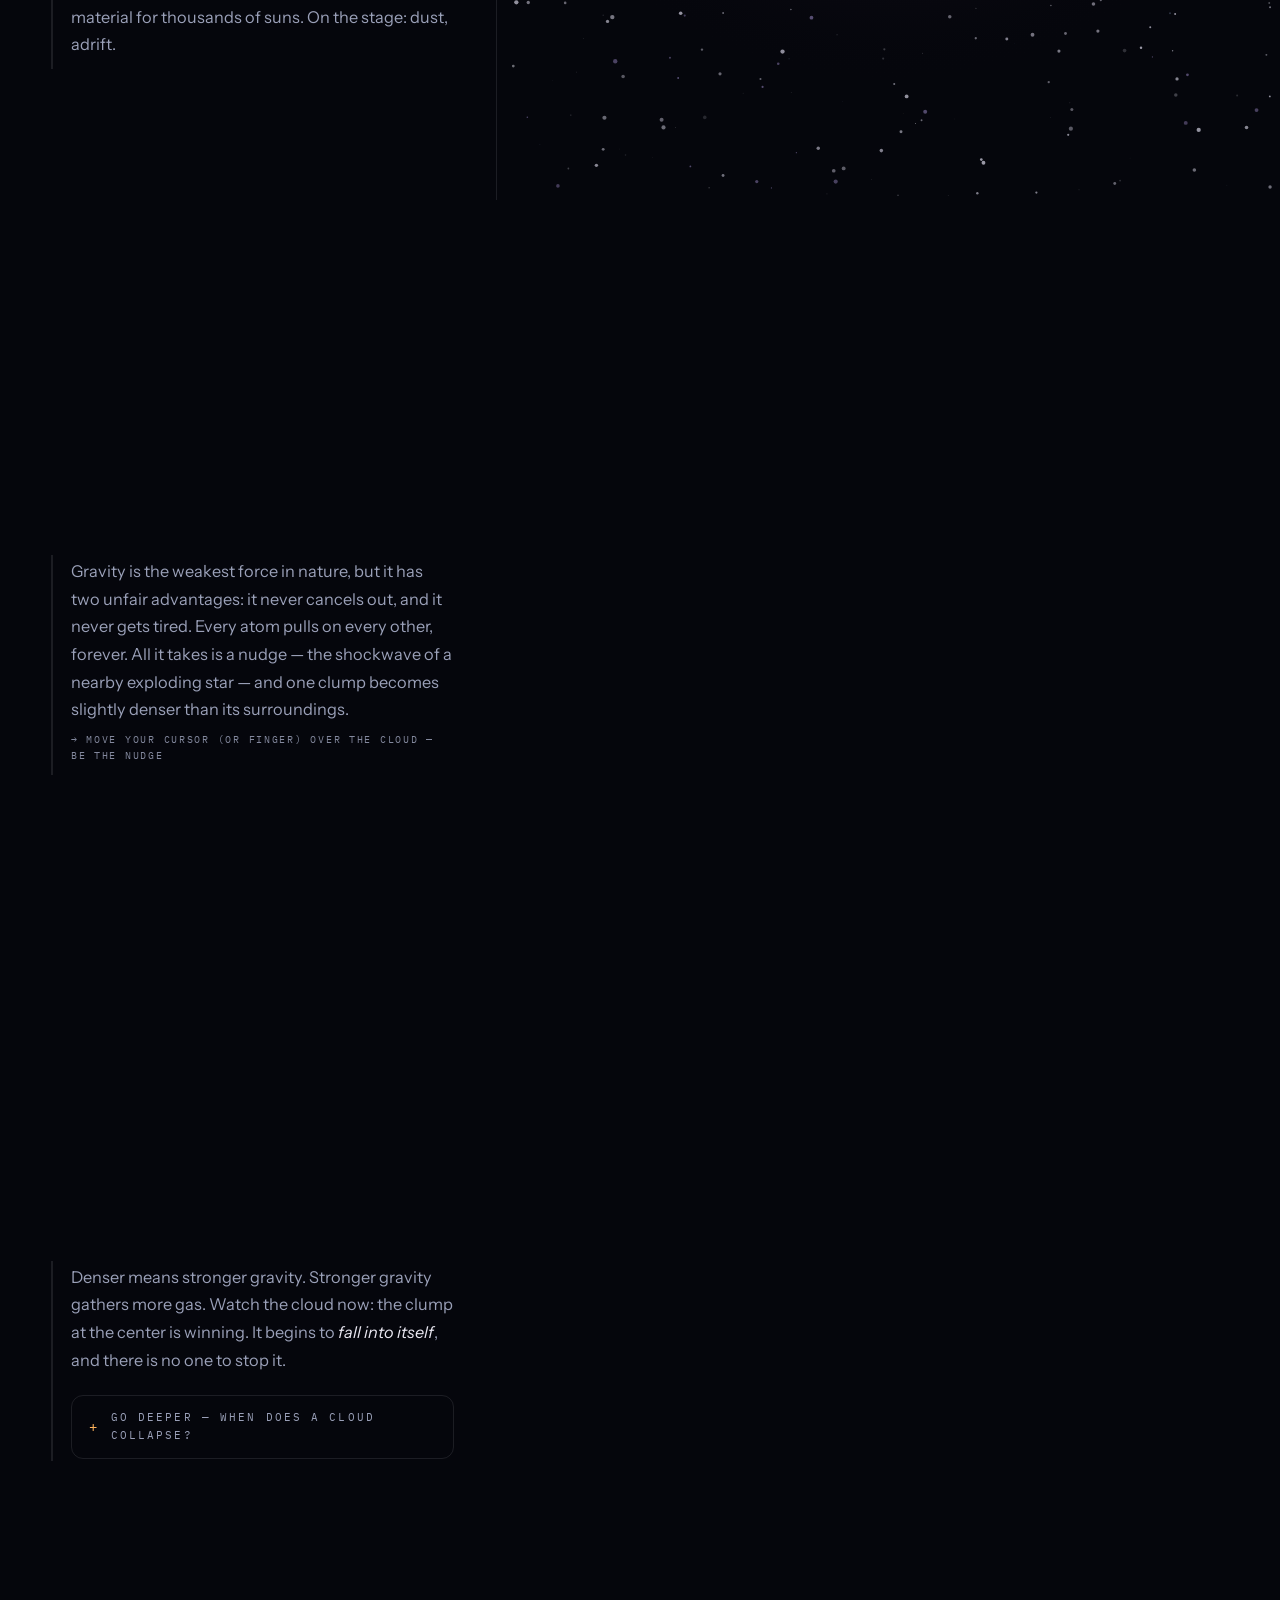
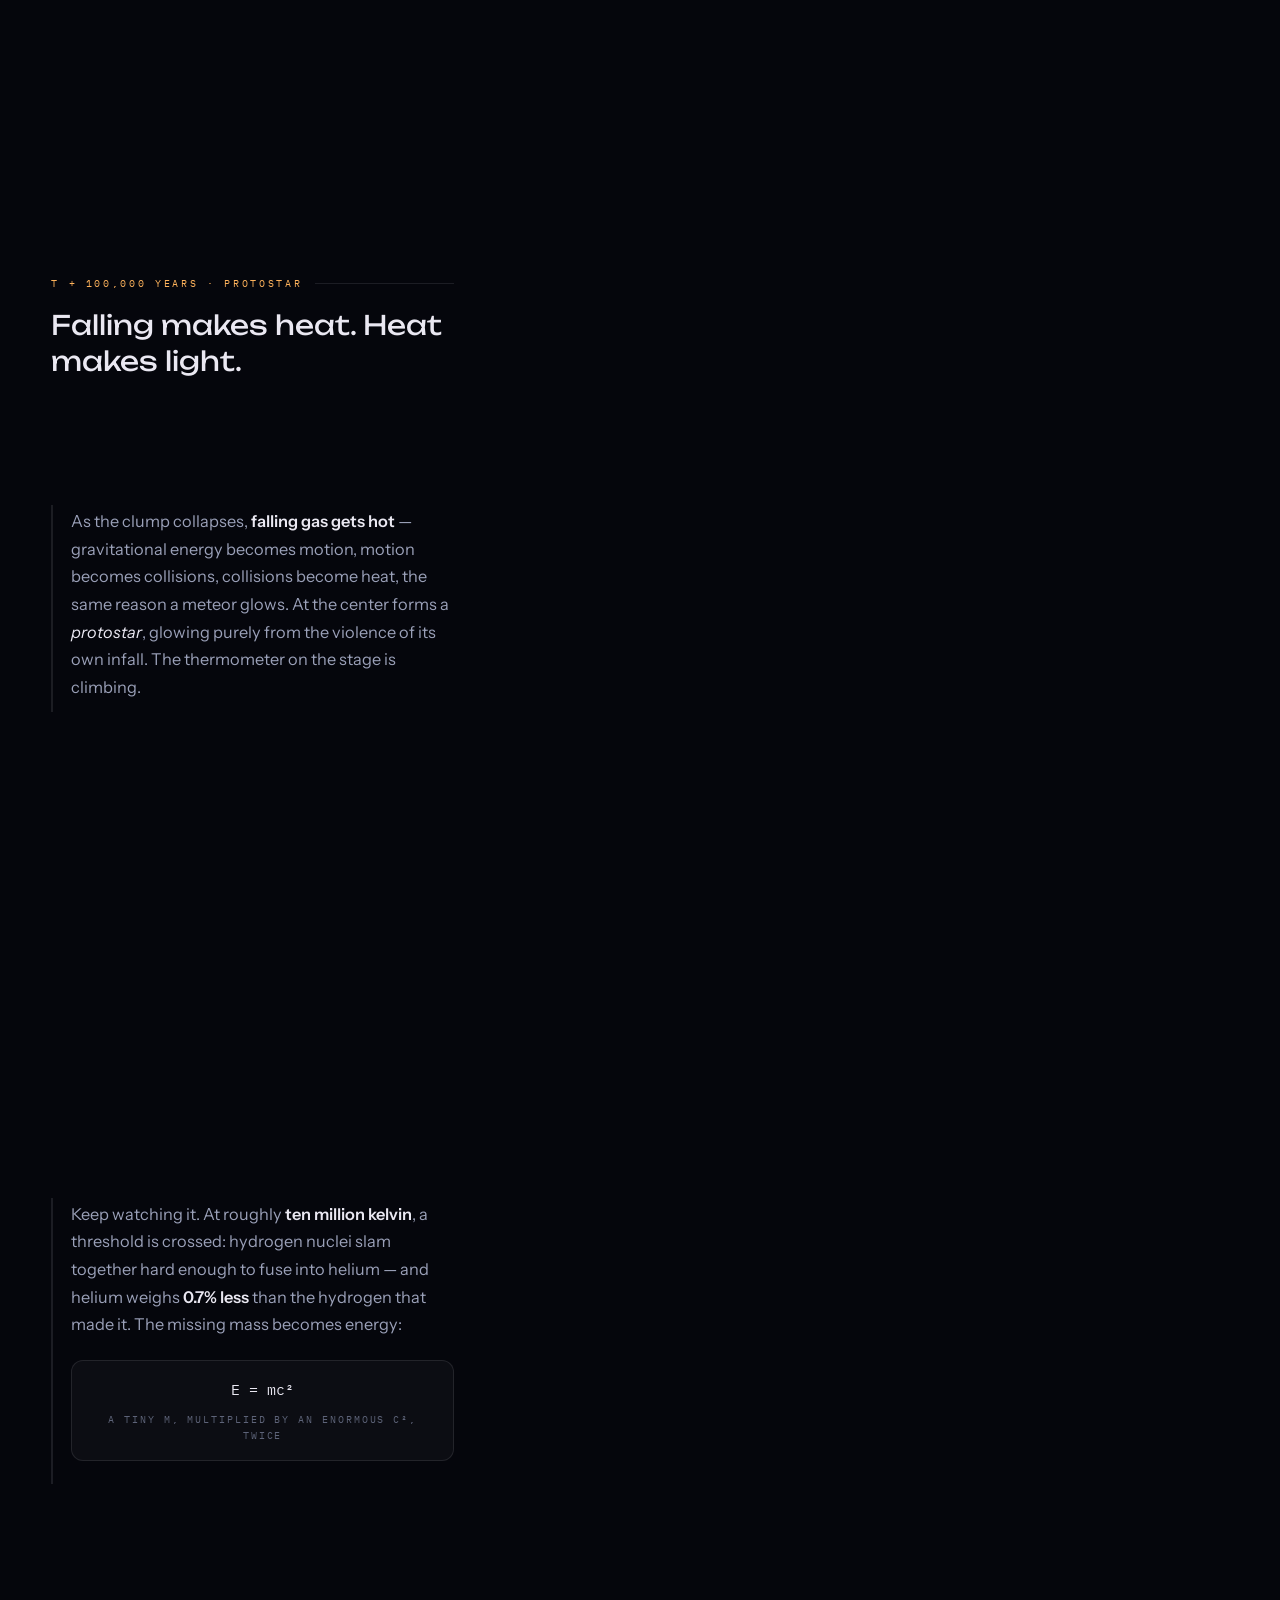
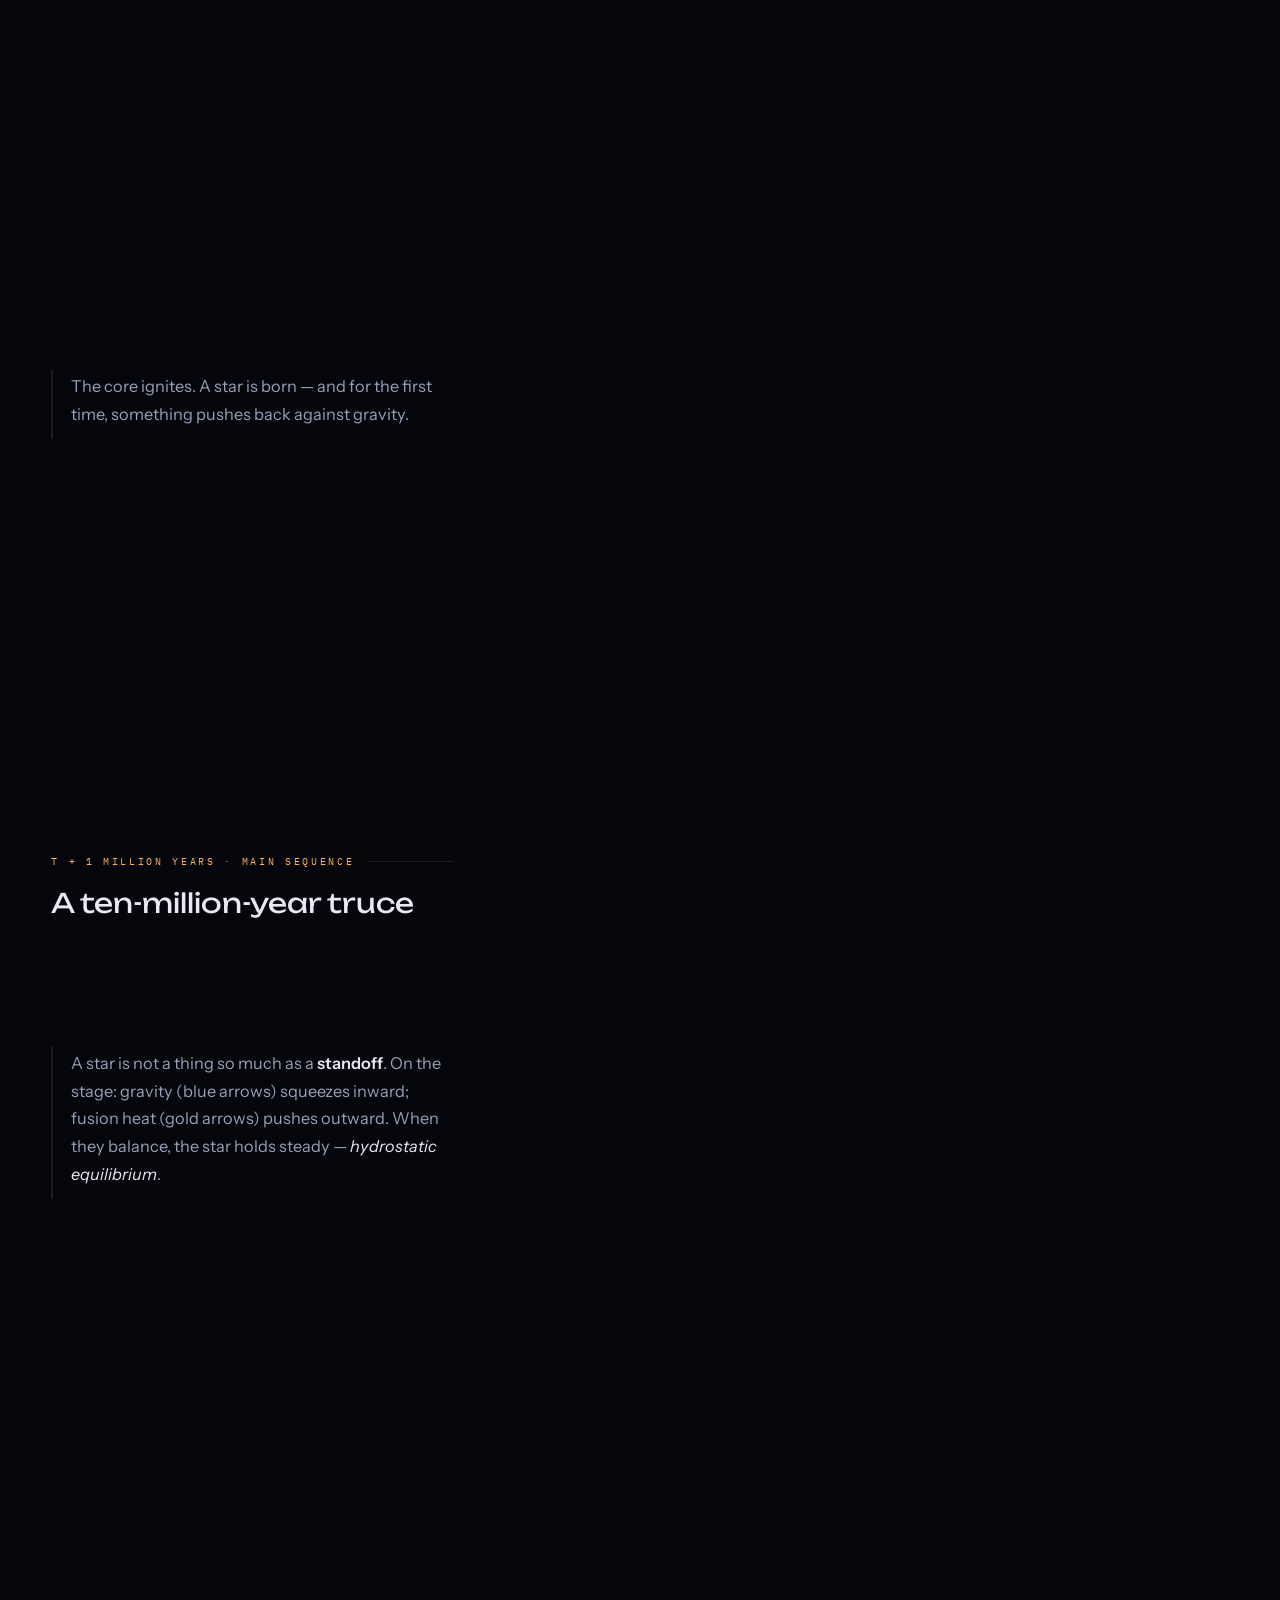
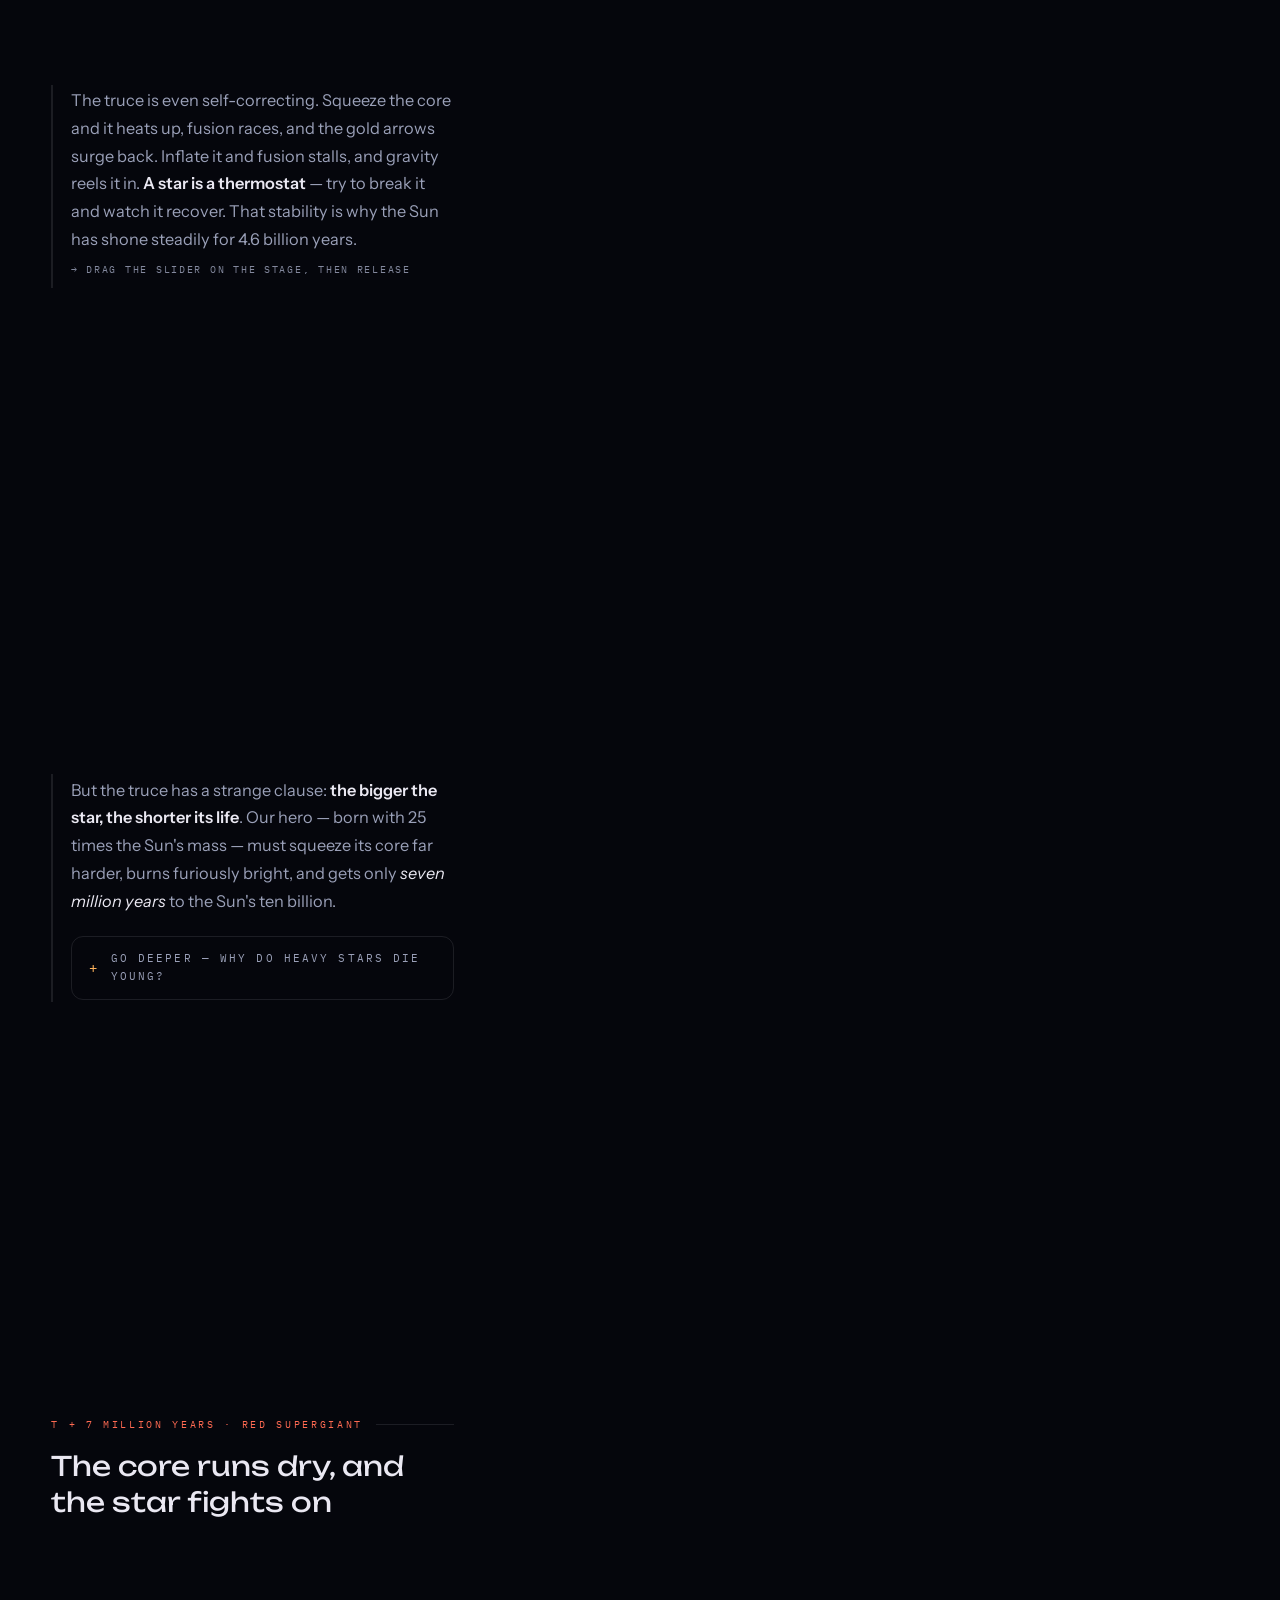
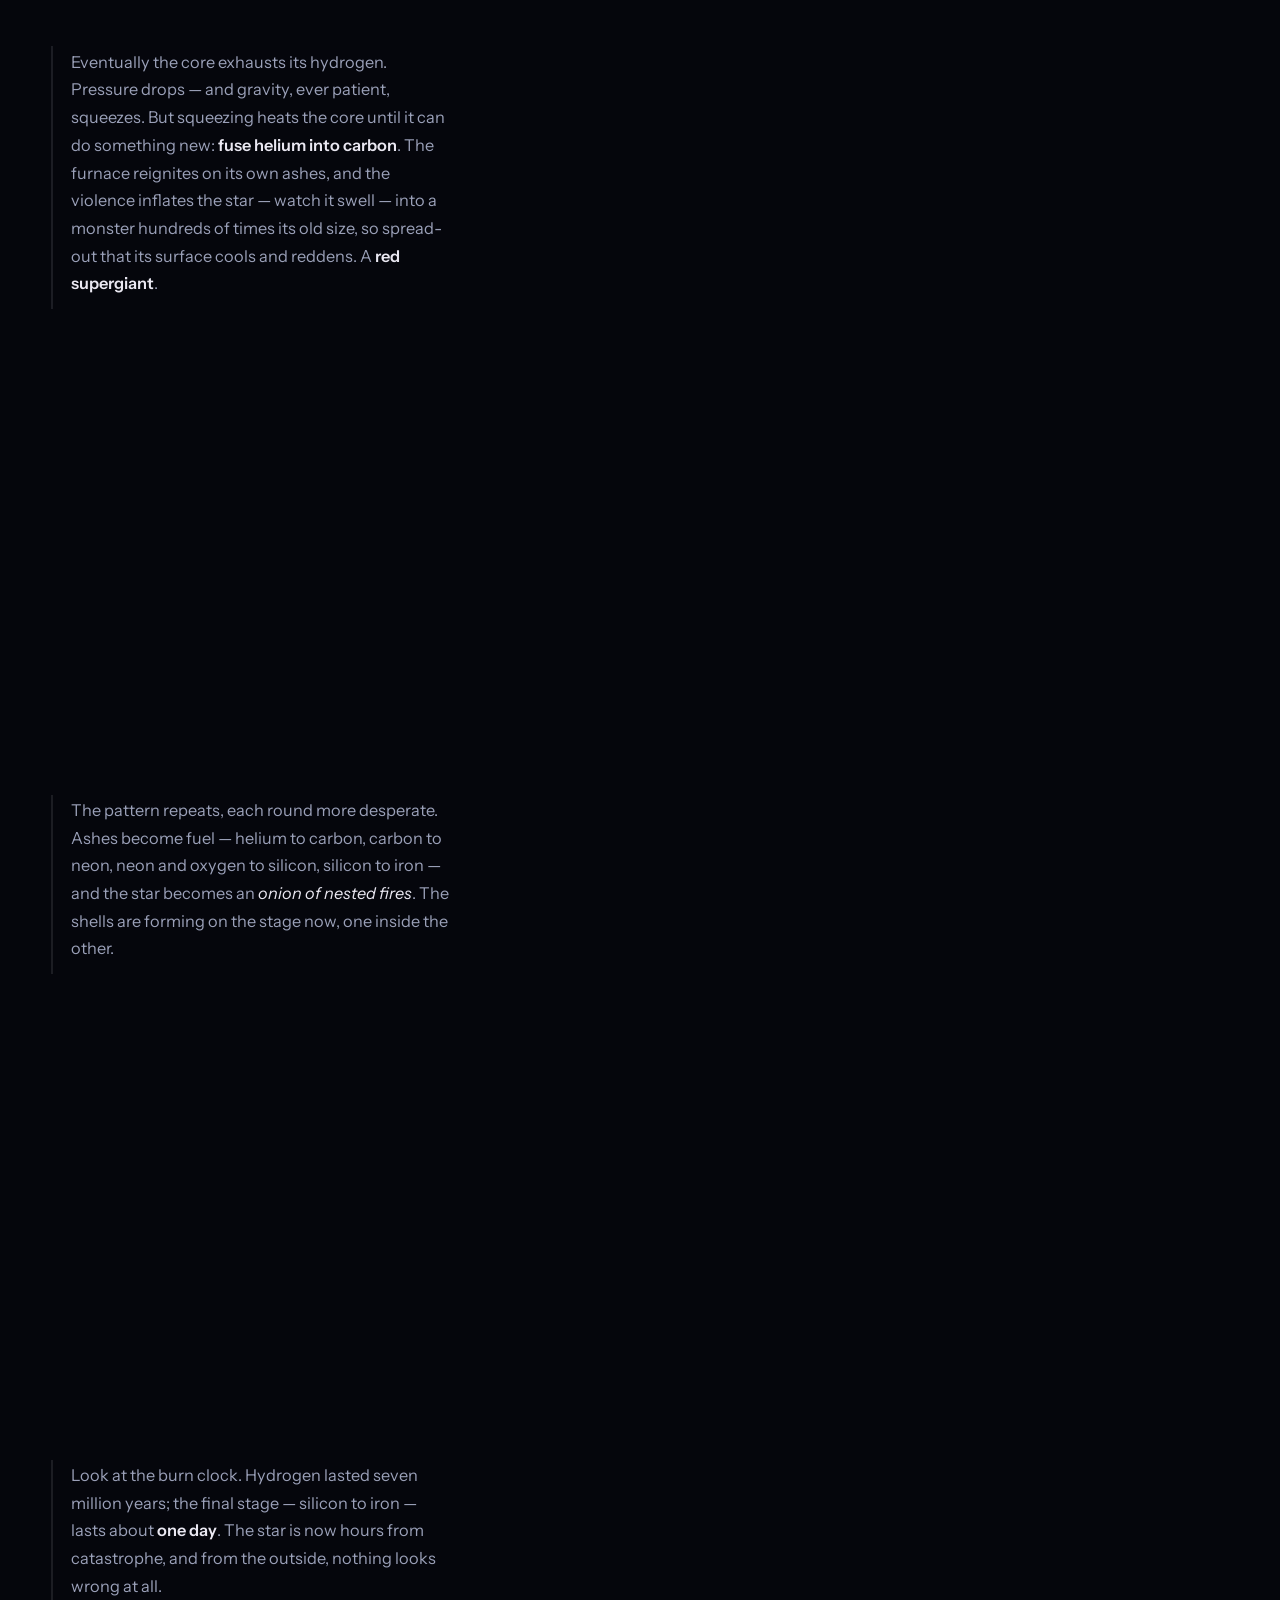
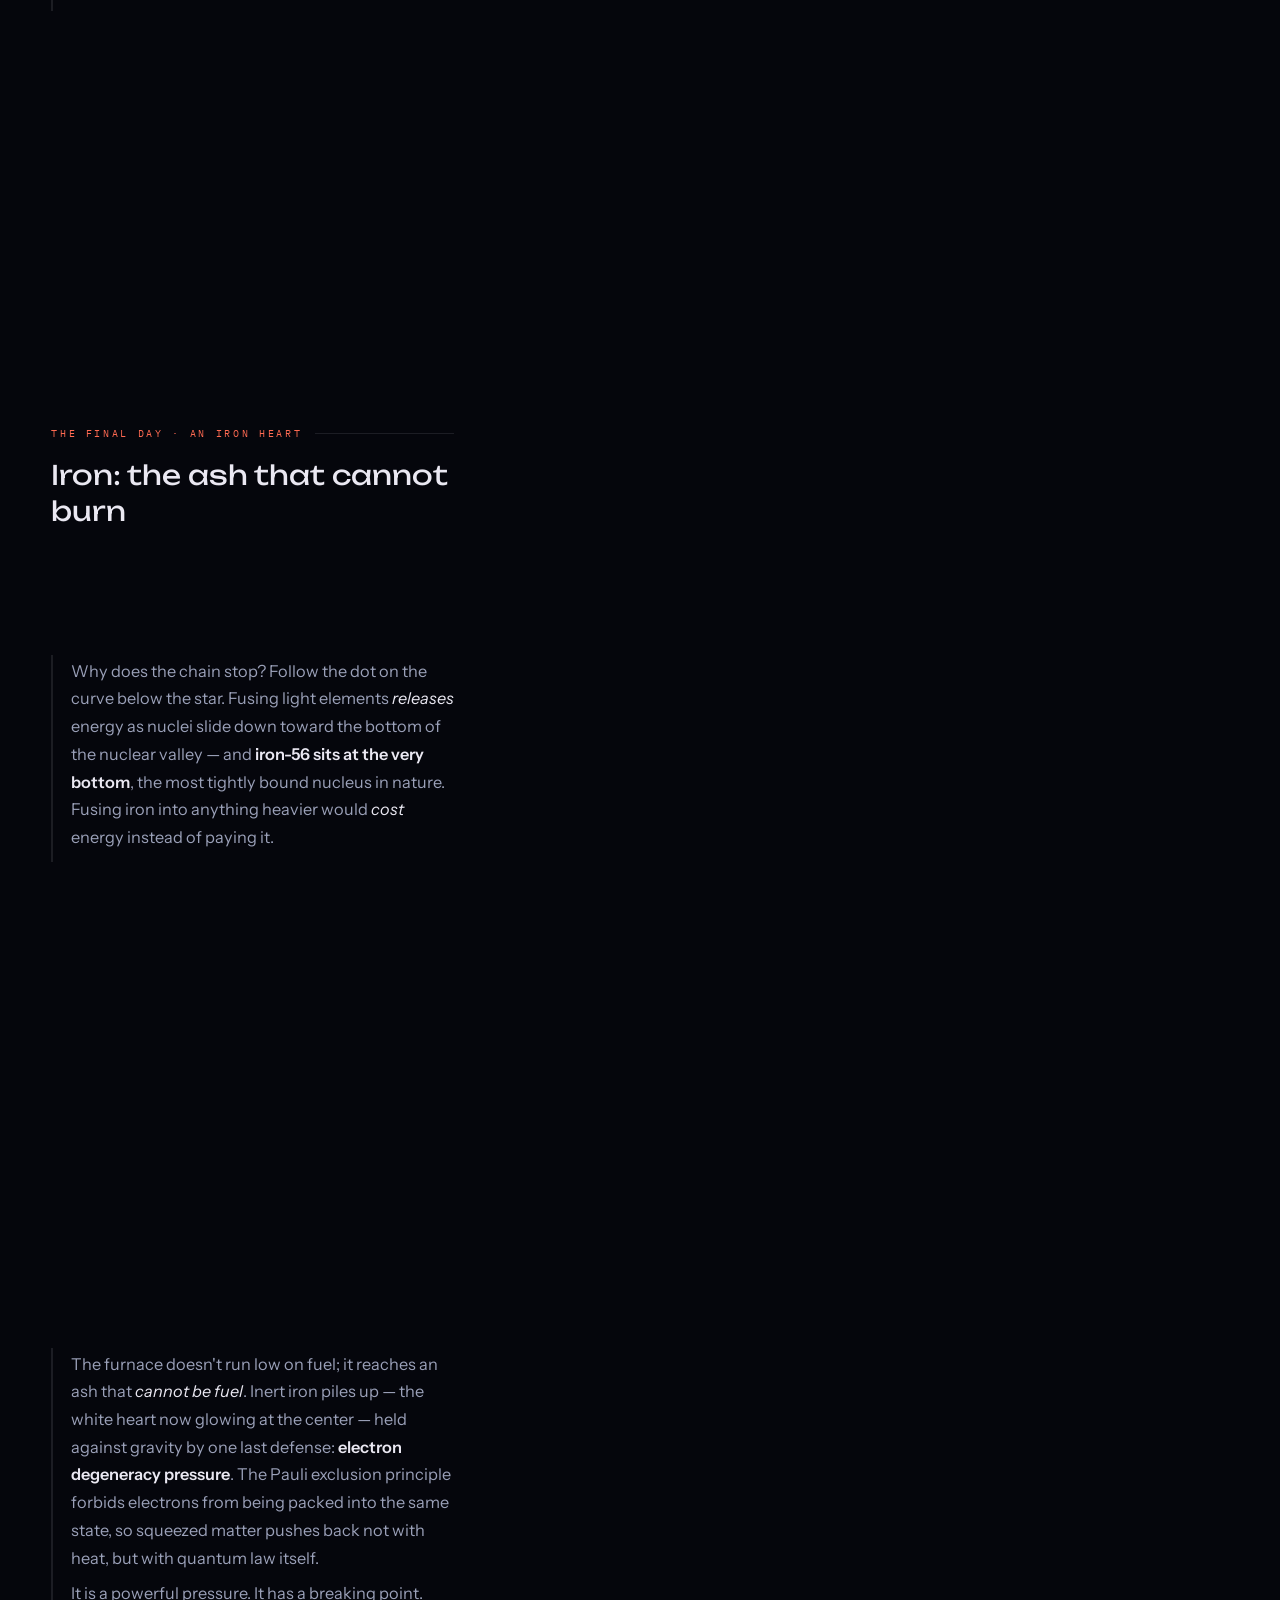
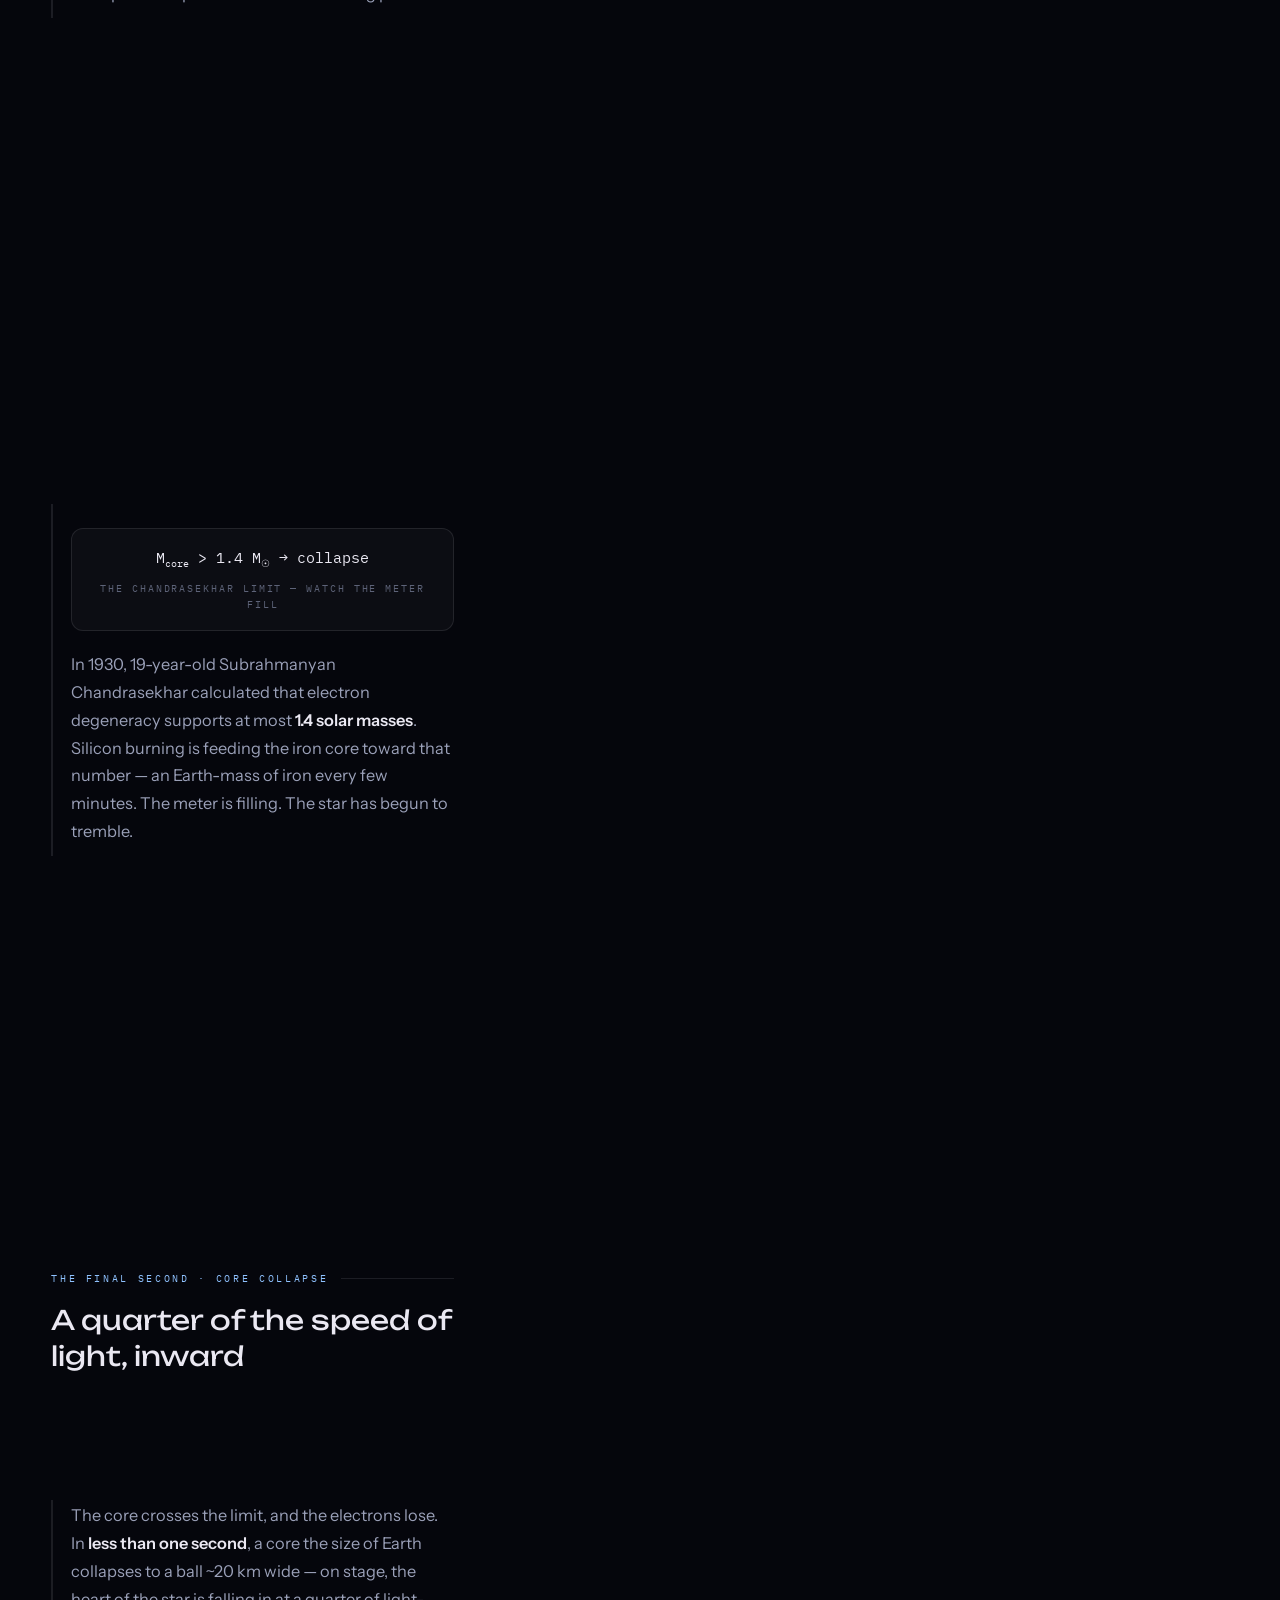
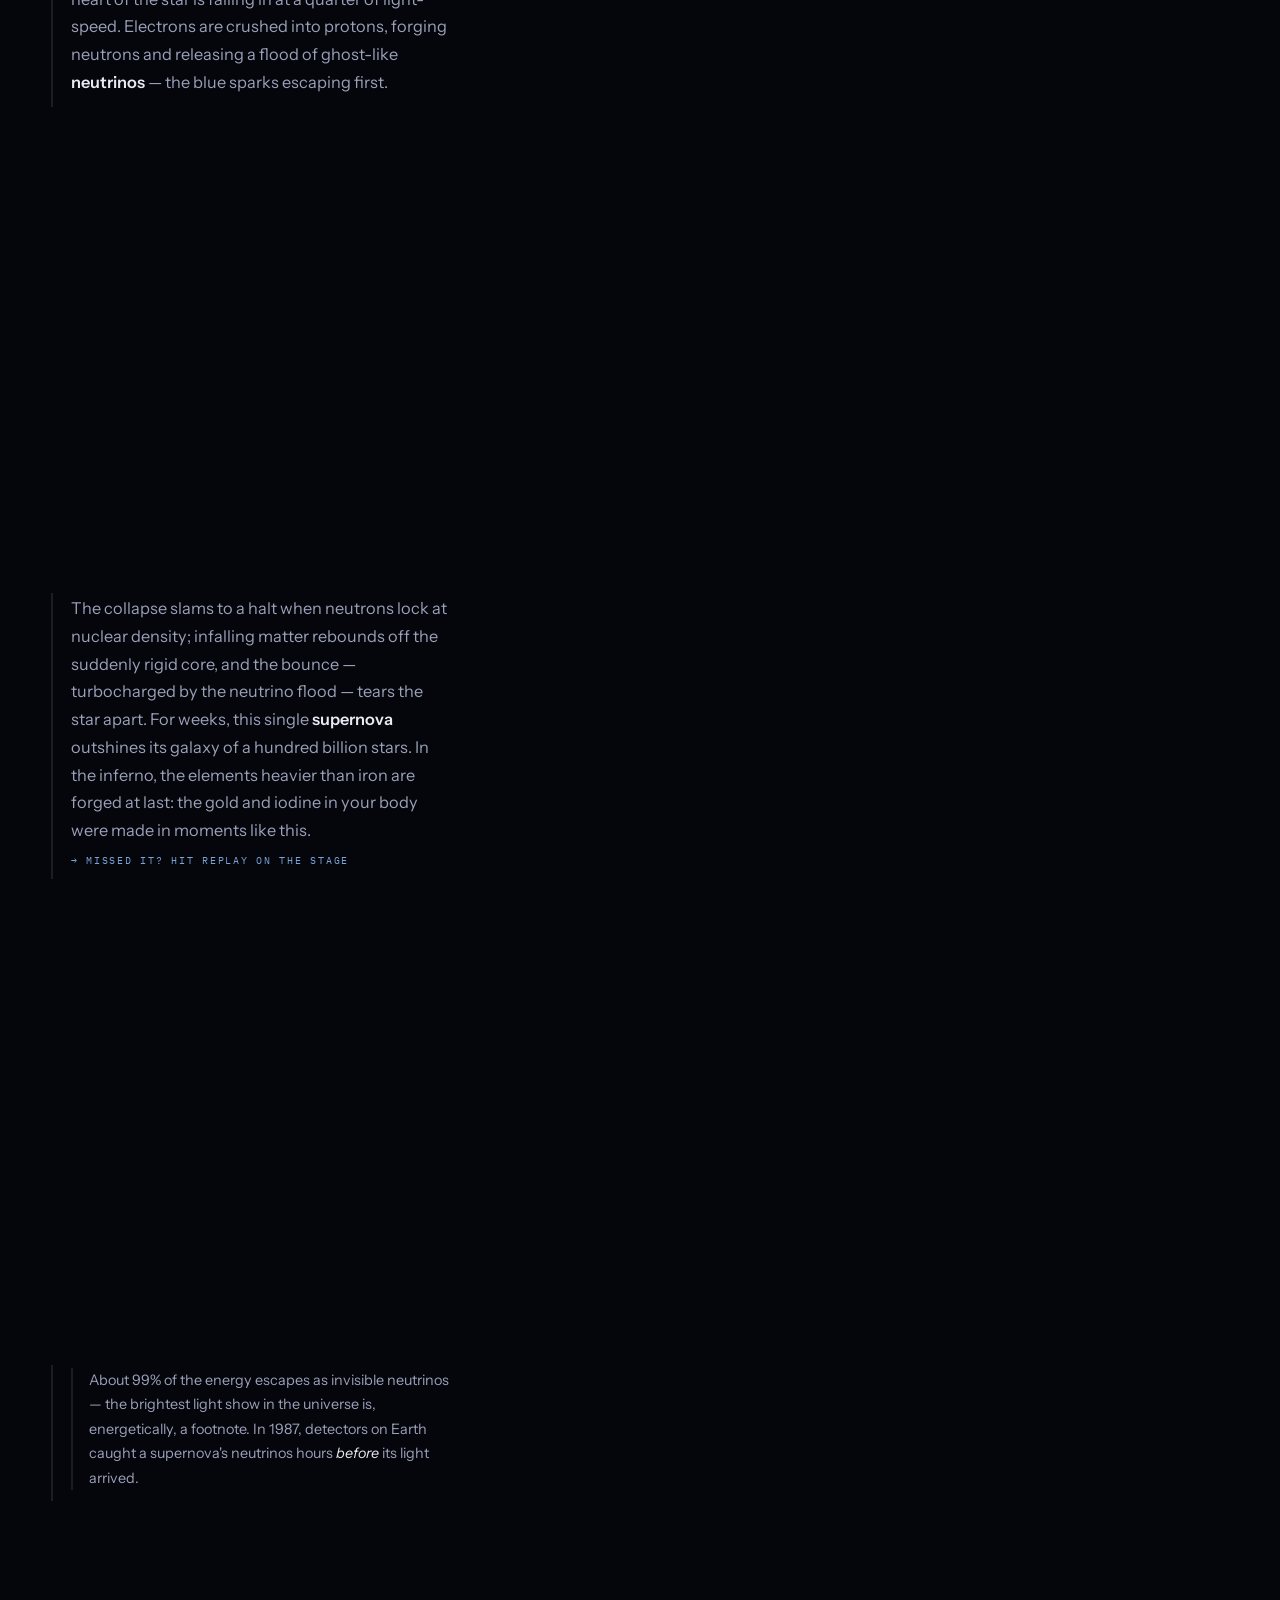
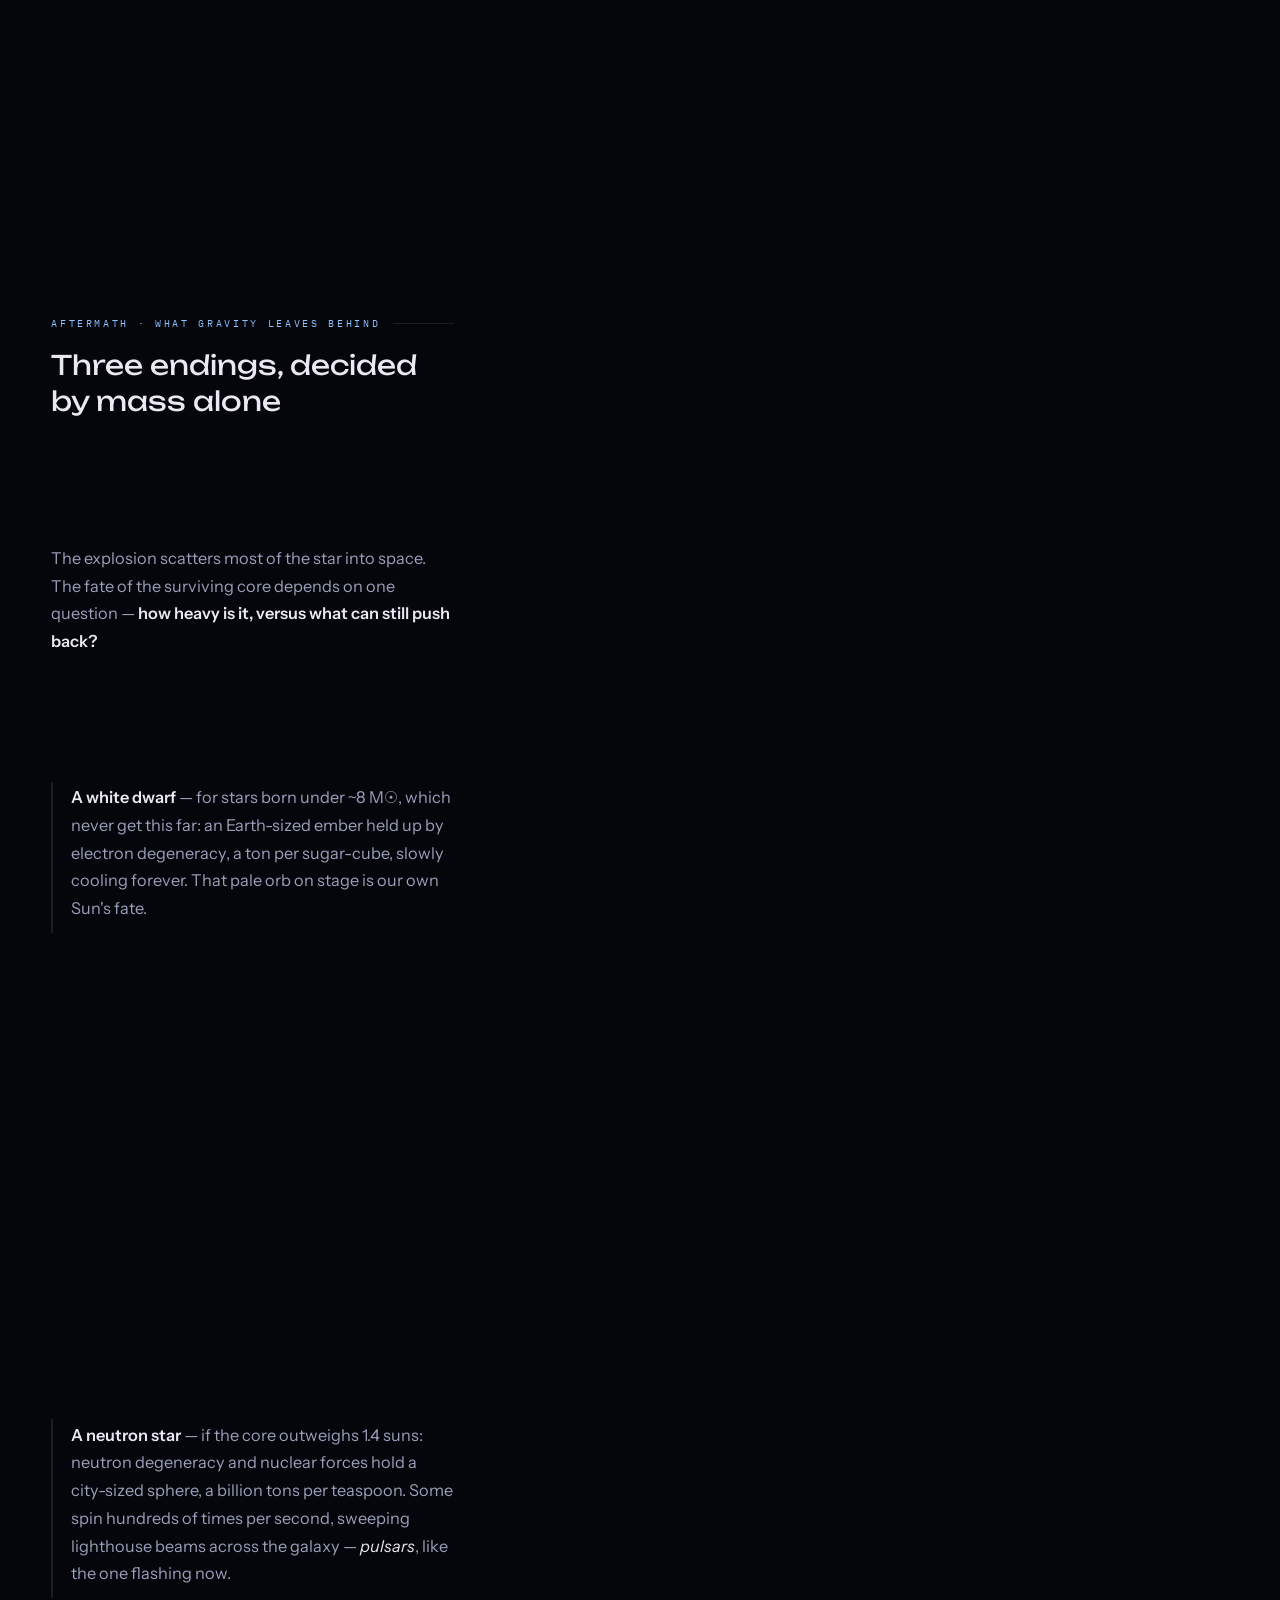
<file: projects/stellar-evolution.html>
<!DOCTYPE html>
<html lang="en">
<head>
<meta charset="UTF-8">
<meta name="viewport" content="width=device-width, initial-scale=1.0">
<title>How Stars Die — a visual story, from dust to black holes</title>
<link rel="preconnect" href="https://fonts.googleapis.com">
<link rel="preconnect" href="https://fonts.gstatic.com" crossorigin>
<link href="https://fonts.googleapis.com/css2?family=Unbounded:wght@300;400;500&family=Instrument+Sans:ital,wght@0,400;0,500;0,600;1,400&family=IBM+Plex+Mono:wght@400;500&display=swap" rel="stylesheet">
<style>
:root{
  --bg:#05060c;
  --ink:#eae8f2;
  --muted:#9aa0b8;
  --faint:#5d6378;
  --amber:#ffb35c;
  --ember:#ff6a52;
  --ice:#8fc2ff;
  --violet:#8b7bd8;
  --line:rgba(234,232,242,.10);
  --display:'Unbounded',sans-serif;
  --body:'Instrument Sans',system-ui,sans-serif;
  --mono:'IBM Plex Mono',monospace;
}
*{margin:0;padding:0;box-sizing:border-box}
html{scroll-behavior:smooth}
@media (prefers-reduced-motion:reduce){html{scroll-behavior:auto}}
html,body{overflow-x:clip}
body{background:var(--bg);color:var(--ink);font-family:var(--body);font-size:1.02rem;line-height:1.7}
::selection{background:rgba(255,179,92,.30)}

/* ---------- top progress ---------- */
#prog{position:fixed;top:0;left:0;height:2px;width:0;background:linear-gradient(90deg,var(--violet),var(--amber),var(--ember));z-index:50}

/* ---------- hero ---------- */
.hero{
  min-height:100svh;display:flex;flex-direction:column;justify-content:center;text-align:center;
  position:relative;padding:0 1.4rem;
  background:
    radial-gradient(1px 1px at 12% 22%,rgba(255,255,255,.7),transparent 60%),
    radial-gradient(1px 1px at 78% 14%,rgba(255,255,255,.55),transparent 60%),
    radial-gradient(1.5px 1.5px at 30% 74%,rgba(180,205,255,.7),transparent 60%),
    radial-gradient(1px 1px at 64% 58%,rgba(255,255,255,.4),transparent 60%),
    radial-gradient(1px 1px at 88% 80%,rgba(255,210,170,.6),transparent 60%),
    radial-gradient(1.5px 1.5px at 45% 36%,rgba(255,255,255,.5),transparent 60%),
    radial-gradient(900px 500px at 50% 120%,rgba(139,123,216,.14),transparent 70%),
    var(--bg);
}
.hero .kicker{font-family:var(--mono);font-size:.72rem;letter-spacing:.34em;text-transform:uppercase;color:var(--amber);margin-bottom:1.6rem}
.hero h1{font-family:var(--display);font-weight:300;font-size:clamp(2.1rem,5.6vw,4rem);line-height:1.14}
.hero h1 b{font-weight:500;color:var(--amber)}
.hero p{color:var(--muted);max-width:34rem;margin:1.6rem auto 0}
.hero .byline{font-family:var(--mono);font-size:.66rem;letter-spacing:.16em;color:var(--faint);margin:2rem auto 0}
.hero .byline b{color:var(--muted);font-weight:500}
.scrollcue{position:absolute;bottom:2.2rem;left:50%;transform:translateX(-50%);font-family:var(--mono);font-size:.62rem;letter-spacing:.3em;text-transform:uppercase;color:var(--faint)}
.scrollcue::after{content:"";display:block;width:1px;height:42px;margin:.7rem auto 0;background:linear-gradient(var(--faint),transparent);animation:drip 2.2s ease-in-out infinite}
@keyframes drip{0%{transform:scaleY(.2);transform-origin:top}55%{transform:scaleY(1)}100%{opacity:0;transform:scaleY(1)}}
@media(prefers-reduced-motion:reduce){.scrollcue::after{animation:none}}

/* ---------- split story layout ---------- */
.story{display:grid;grid-template-columns:minmax(330px,31rem) 1fr;align-items:start}
.stage{
  grid-column:2;grid-row:1;position:sticky;top:0;height:100vh;height:100svh;
  overflow:hidden;border-left:1px solid var(--line);background:var(--bg);
}
.textcol{grid-column:1;grid-row:1;padding:0 2.6rem 0 clamp(1.4rem,4vw,4rem)}
#sky{position:absolute;inset:0;width:100%;height:100%;display:block}

/* stage caption */
.scap{
  position:absolute;top:1.2rem;left:1.4rem;right:1.4rem;z-index:6;
  font-family:var(--mono);font-size:.64rem;letter-spacing:.24em;text-transform:uppercase;color:var(--faint);
  display:flex;gap:.8rem;align-items:center;pointer-events:none;
}
.scap b{color:var(--amber);font-weight:500}
.scap::after{content:"";height:1px;flex:1;background:var(--line)}

/* ---------- overlays on stage ---------- */
.ov{
  position:absolute;left:0;right:0;bottom:0;z-index:5;
  padding:1.1rem 1.4rem 1.2rem;
  background:linear-gradient(transparent, rgba(5,6,12,.88) 36%);
  opacity:0;pointer-events:none;transform:translateY(8px);
  transition:opacity .45s, transform .45s;
}
.ov.show{opacity:1;pointer-events:auto;transform:none}
.ov .wlbl{font-family:var(--mono);font-size:.62rem;letter-spacing:.24em;text-transform:uppercase;color:var(--amber);margin-bottom:.7rem}
.ov input[type=range]{-webkit-appearance:none;appearance:none;width:100%;height:26px;background:transparent;cursor:pointer}
.ov input[type=range]:focus-visible{outline:1px solid var(--amber);outline-offset:4px;border-radius:8px}
.ov input[type=range]::-webkit-slider-runnable-track{height:3px;border-radius:2px;background:linear-gradient(90deg,var(--violet),var(--amber),var(--ember))}
.ov input[type=range]::-moz-range-track{height:3px;border-radius:2px;background:linear-gradient(90deg,var(--violet),var(--amber),var(--ember))}
.ov input[type=range]::-webkit-slider-thumb{-webkit-appearance:none;width:18px;height:18px;border-radius:50%;margin-top:-7.5px;background:var(--ink);border:2px solid var(--bg);box-shadow:0 0 0 1px var(--muted),0 0 14px rgba(255,179,92,.5)}
.ov input[type=range]::-moz-range-thumb{width:14px;height:14px;border-radius:50%;background:var(--ink);border:2px solid var(--bg);box-shadow:0 0 0 1px var(--muted),0 0 14px rgba(255,179,92,.5)}
.marks{display:flex;justify-content:space-between;font-family:var(--mono);font-size:.56rem;letter-spacing:.08em;color:var(--faint);margin-top:.25rem;text-transform:uppercase}
.cells{display:flex;gap:.7rem;margin-top:.8rem;flex-wrap:wrap}
.cell{flex:1;min-width:120px;border:1px solid var(--line);border-radius:10px;padding:.55rem .8rem;background:rgba(5,6,12,.5)}
.cell .k{font-family:var(--mono);font-size:.54rem;letter-spacing:.18em;text-transform:uppercase;color:var(--faint)}
.cell .v{font-family:var(--mono);font-size:.98rem;color:var(--ink);margin-top:.2rem;white-space:nowrap}
.cell .v small{font-size:.66rem;color:var(--muted)}
.stat{margin-top:.7rem;font-size:.85rem;line-height:1.5;color:var(--muted);min-height:2.6em}
.stat strong{color:var(--amber)}
.ov .btn{
  font-family:var(--mono);font-size:.66rem;letter-spacing:.2em;text-transform:uppercase;
  color:var(--ink);background:rgba(255,255,255,.05);border:1px solid var(--line);border-radius:9px;
  padding:.55rem 1rem;cursor:pointer;transition:.2s;
}
.ov .btn:hover{border-color:var(--amber);color:var(--amber)}
.ov .btn:focus-visible{outline:1px solid var(--amber);outline-offset:2px}
.ov .btn.active{border-color:var(--amber);color:var(--amber);background:rgba(255,179,92,.08)}
.btnrow{display:flex;gap:.6rem;flex-wrap:wrap}

/* thermometer (ignition) */
#ov-proto{display:flex;align-items:flex-end;gap:1.1rem}
.thermo{width:14px;height:130px;border:1px solid var(--line);border-radius:8px;position:relative;overflow:hidden;background:rgba(255,255,255,.04);flex:none}
.thermo .tfill{position:absolute;left:0;right:0;bottom:0;height:5%;background:linear-gradient(0deg,#5a6fd1,#ffb35c,#fff3d6);transition:height .15s linear}
.tread{flex:1}
.tread .big{font-family:var(--mono);font-size:1.3rem;color:var(--ink)}
.tread .big.lit{color:var(--amber);text-shadow:0 0 18px rgba(255,179,92,.8)}
.tread .sub{font-family:var(--mono);font-size:.6rem;letter-spacing:.2em;text-transform:uppercase;color:var(--faint);margin-top:.2rem}

/* burn clock (swelling) */
.fuels{display:flex;flex-direction:column;gap:.3rem}
.fuel{display:flex;justify-content:space-between;gap:1rem;font-family:var(--mono);font-size:.68rem;letter-spacing:.12em;color:var(--faint);padding:.3rem .6rem;border-left:2px solid transparent;transition:.3s}
.fuel.on{color:var(--ink);border-left-color:var(--amber);background:rgba(255,179,92,.06)}
.fuel.done{color:var(--muted);border-left-color:var(--faint)}
.fuel .dur{color:inherit;opacity:.75}

/* binding curve + core meter (iron) */
#bindsvg{width:100%;height:auto;display:block}
.meter{height:10px;border-radius:6px;background:rgba(255,255,255,.06);overflow:hidden;margin-top:.5rem;position:relative}
.meter .mfill{position:absolute;inset:0 auto 0 0;width:0%;background:linear-gradient(90deg,var(--ice),var(--amber),var(--ember));transition:width .12s linear}
.meter.crit .mfill{background:var(--ember);box-shadow:0 0 16px rgba(255,106,82,.8)}

/* remnant scale cards */
.remrow{display:flex;gap:.7rem}
.rem{flex:1;border:1px solid var(--line);border-radius:12px;padding:.8rem;text-align:center;background:rgba(5,6,12,.55)}
.rem .ic{height:54px;display:flex;align-items:center;justify-content:center;margin-bottom:.4rem}
.rem .nm{font-family:var(--mono);font-size:.6rem;letter-spacing:.16em;text-transform:uppercase;color:var(--ink)}
.rem .sz{font-family:var(--mono);font-size:.56rem;color:var(--faint);margin-top:.2rem}
.rem{transition:border-color .35s,box-shadow .35s,opacity .35s;opacity:.55}
.rem.hl{opacity:1;border-color:rgba(143,194,255,.6);box-shadow:0 0 20px rgba(143,194,255,.12) inset}
.dot-wd{width:34px;height:34px;border-radius:50%;background:radial-gradient(circle at 35% 35%,#fff,#bcd0f0 60%,#7e94c4)}
.dot-ns{width:9px;height:9px;border-radius:50%;background:#fff;box-shadow:0 0 14px #8fc2ff,0 0 30px rgba(143,194,255,.6)}
.dot-bh{width:22px;height:22px;border-radius:50%;background:#000;box-shadow:0 0 0 2px rgba(255,200,140,.95),0 0 18px rgba(255,160,100,.7)}

/* clocks (time dilation) */
.clkrow{display:flex;gap:.8rem;margin-top:.6rem}
.clk{flex:1;border:1px solid var(--line);border-radius:12px;padding:.7rem;text-align:center;background:rgba(5,6,12,.5)}
.clk .face{width:52px;height:52px;border-radius:50%;margin:0 auto .5rem;position:relative;border:1px solid var(--muted)}
.clk .hand{position:absolute;left:50%;top:50%;width:2px;height:21px;background:var(--amber);transform-origin:bottom center;transform:translate(-50%,-100%)}
.clk .face.far .hand{background:var(--ice)}
.clk .k{font-family:var(--mono);font-size:.54rem;letter-spacing:.16em;text-transform:uppercase;color:var(--faint)}
.clk .v{font-family:var(--mono);font-size:.78rem;color:var(--ink);margin-top:.2rem}

/* fate finale */
#ov-fate{background:linear-gradient(transparent, rgba(5,6,12,.94) 26%)}
.fstage{display:flex;align-items:center;gap:1.2rem;margin:.4rem 0 .6rem;min-height:78px}
.orb{width:54px;height:54px;border-radius:50%;flex:none;transition:all .45s cubic-bezier(.2,.7,.3,1)}
.fmeta .fname{font-family:var(--display);font-weight:400;font-size:1.02rem}
.fmeta .fsub{font-family:var(--mono);font-size:.58rem;letter-spacing:.2em;text-transform:uppercase;color:var(--faint);margin-top:.25rem}
.fstory{font-size:.86rem;color:var(--muted);line-height:1.55;min-height:5.2em;margin-top:.5rem}

/* ---------- text column ---------- */
.textcol .spacer{height:34vh}
section.ch{padding:6vh 0 10vh}
.eyebrow{font-family:var(--mono);font-size:.64rem;letter-spacing:.26em;text-transform:uppercase;color:var(--amber);margin-bottom:1rem;display:flex;align-items:center;gap:.8rem}
.eyebrow::after{content:"";height:1px;flex:1;background:var(--line)}
.acc-violet .eyebrow{color:var(--violet)}
.acc-ember .eyebrow{color:var(--ember)}
.acc-ice .eyebrow{color:var(--ice)}
.ch h2{font-family:var(--display);font-weight:400;font-size:clamp(1.3rem,2.1vw,1.7rem);line-height:1.32;margin-bottom:1.1rem}
.ch p{color:var(--muted);margin-bottom:1rem}
.ch p strong{color:var(--ink);font-weight:600}
.ch p em{color:var(--ink)}
.note{font-size:.9rem;color:var(--faint);border-left:2px solid var(--line);padding-left:1rem;margin-top:1.3rem}

/* steps — sub-beats that drive the stage */
.step{border-left:2px solid var(--line);padding:.15rem 0 .15rem 1.1rem;margin:0 0 54vh;transition:border-color .35s}
.step:last-of-type{margin-bottom:30vh}
.ch>p,.ch .eyebrow,.ch h2{max-width:100%}
.ch>h2{margin-bottom:14vh}
.ch>p+.step{margin-top:0}
.ch>p{margin-bottom:14vh}
.step.on{border-left-color:var(--amber)}
.acc-ice .step.on{border-left-color:var(--ice)}
.step h3{font-family:var(--display);font-weight:400;font-size:1rem;margin-bottom:.5rem;color:var(--ink)}
.step p{margin-bottom:.5rem}
.hint{font-family:var(--mono);font-size:.6rem;letter-spacing:.18em;text-transform:uppercase;color:var(--amber);opacity:.85}
.acc-ice .hint{color:var(--ice)}

/* equations */
.eq{font-family:var(--mono);font-size:.95rem;color:var(--ink);background:rgba(255,255,255,.03);border:1px solid var(--line);border-radius:12px;padding:1rem 1.2rem;margin:1.3rem 0;text-align:center;overflow-x:auto;white-space:nowrap}
.eq .lbl{display:block;font-size:.6rem;letter-spacing:.2em;text-transform:uppercase;color:var(--faint);margin-top:.55rem;white-space:normal}
sub,sup{font-size:.68em}
.frac{display:inline-flex;flex-direction:column;vertical-align:middle;text-align:center;margin:0 .15em}
.frac>span{display:block;padding:0 .3em;line-height:1.25}
.frac>span:first-child{border-bottom:1px solid var(--muted)}

/* go deeper */
details.deeper{margin-top:1.3rem;border:1px solid var(--line);border-radius:12px;overflow:hidden}
details.deeper summary{cursor:pointer;list-style:none;padding:.8rem 1.1rem;font-family:var(--mono);font-size:.66rem;letter-spacing:.2em;text-transform:uppercase;color:var(--muted);display:flex;align-items:center;gap:.7rem;user-select:none}
details.deeper summary::before{content:"+";color:var(--amber);font-size:.9rem}
details.deeper[open] summary::before{content:"−"}
details.deeper summary:hover{color:var(--ink)}
details.deeper summary:focus-visible{outline:1px solid var(--amber);outline-offset:-1px}
details.deeper .inner{padding:.2rem 1.1rem 1.1rem;font-size:.92rem;color:var(--muted)}
details.deeper .inner p{margin-bottom:.8rem}

#yourstar{padding-bottom:55vh}
/* outro */
.outro{padding:30vh 0 16vh;text-align:left}
.outro .end{font-family:var(--display);font-weight:300;font-size:1.4rem;color:var(--ink);margin-bottom:1.2rem}
.outro p{color:var(--muted);margin-bottom:1rem}
footer{padding:0 0 3rem;font-family:var(--mono);font-size:.58rem;letter-spacing:.2em;text-transform:uppercase;color:var(--faint)}

/* ---------- mobile: stage pinned on top ---------- */
@media(max-width:920px){
  .story{display:block}
  .stage{position:sticky;top:0;height:47svh;border-left:0;border-bottom:1px solid var(--line);z-index:10}
  .textcol{padding:0 1.3rem}
  section.ch{padding:4vh 0 6vh}
  .step{margin:0 0 46vh}
  .step:last-of-type{margin-bottom:24vh}
  .ch>h2{margin-bottom:10vh}
  .ch>p{margin-bottom:10vh}
  .ov{padding:.7rem .9rem .8rem}
  .cells{gap:.5rem}.cell{min-width:100px;padding:.4rem .6rem}
  .cell .v{font-size:.82rem}
  .stat{font-size:.76rem;min-height:0}
  .remrow{gap:.4rem}.rem{padding:.5rem}
  .scap{font-size:.56rem}
  .thermo{height:84px}
  .fstory{min-height:0}
}
/* back to site + track */
.site-back{position:fixed;top:1.1rem;left:1.3rem;z-index:50;font-family:var(--mono);font-size:.62rem;letter-spacing:.2em;text-transform:uppercase;color:var(--muted);text-decoration:none;display:inline-flex;align-items:center;gap:.55rem;padding:.5rem .85rem;background:rgba(5,6,12,.55);border:1px solid var(--line);border-radius:999px;backdrop-filter:blur(8px);transition:color .3s ease,border-color .3s ease}
.site-back:hover{color:var(--amber);border-color:var(--amber)}
.site-track{position:fixed;top:1.1rem;right:1.3rem;z-index:50;font-family:var(--mono);font-size:.62rem;letter-spacing:.2em;text-transform:uppercase;color:var(--amber);text-decoration:none;padding:.5rem .85rem;background:rgba(5,6,12,.55);border:1px solid var(--amber);border-radius:999px;backdrop-filter:blur(8px);transition:background .3s ease,color .3s ease}
.site-track:hover{background:var(--amber);color:var(--bg)}
@media(max-width:560px){.site-track{display:none}}
</style>
</head>
<body>
<a href="../index.html#projects" class="site-back">← Janu Verma</a>
<a href="../explorable-explanations.html" class="site-track">Explorable Explanations</a>
<div id="prog" aria-hidden="true"></div>

<!-- ================= HERO ================= -->
<header class="hero" id="top">
  <div class="kicker">A visual story · ten million years</div>
  <h1>Every black hole<br>begins as <b>a breath of dust</b></h1>
  <p>The life of one massive star — from a cold cloud of hydrogen to the strangest object physics has ever predicted. Scroll, and time will pass. Touch what you see.</p>
  <p class="byline">Made by <b>Janu Verma</b> &amp; <b>Tammana Kapoor</b>, with <b>Claude Fable 5</b></p>
  <div class="scrollcue">Scroll</div>
</header>

<div class="story">

  <!-- ================= STICKY VISUAL STAGE ================= -->
  <div class="stage" id="stage" role="img" aria-label="Animated visualization of the current chapter">
    <canvas id="sky"></canvas>
    <div class="scap"><b id="scapStage">01</b><span id="scapText">A cold dark cloud</span></div>

    <!-- ignition thermometer -->
    <div class="ov" id="ov-proto">
      <div class="thermo"><div class="tfill" id="tfill"></div></div>
      <div class="tread">
        <div class="big" id="tval">12,000 K</div>
        <div class="sub" id="tsub">Core temperature · rising as the cloud falls</div>
      </div>
    </div>

    <!-- balance: perturb the core -->
    <div class="ov" id="ov-balance">
      <div class="wlbl">Try it · Squeeze the core, then let go</div>
      <input type="range" id="perturb" min="0" max="1000" value="500" aria-label="Perturb the star's core">
      <div class="marks"><span>← compress</span><span>equilibrium</span><span>inflate →</span></div>
      <div class="stat" id="balStat">Drag away from the middle and release. The star's thermostat will fight you — and win.</div>
    </div>

    <!-- burn clock -->
    <div class="ov" id="ov-swelling">
      <div class="wlbl">The burn clock · each fuel dies faster</div>
      <div class="fuels" id="fuels">
        <div class="fuel"><span>HYDROGEN → HELIUM</span><span class="dur">7,000,000 years</span></div>
        <div class="fuel"><span>HELIUM → CARBON</span><span class="dur">700,000 years</span></div>
        <div class="fuel"><span>CARBON → NEON</span><span class="dur">600 years</span></div>
        <div class="fuel"><span>NEON / OXYGEN → SILICON</span><span class="dur">6 months</span></div>
        <div class="fuel"><span>SILICON → IRON</span><span class="dur">1 day</span></div>
      </div>
    </div>

    <!-- iron: binding energy + core meter -->
    <div class="ov" id="ov-iron">
      <div class="wlbl">The valley of binding energy · fusion pays until iron</div>
      <svg id="bindsvg" viewBox="0 0 520 130" aria-label="Nuclear binding energy curve, lowest at iron">
        <path d="M20,18 C90,86 150,104 240,114 C320,122 360,118 380,114 C430,104 480,84 505,66"
              fill="none" stroke="rgba(143,194,255,.55)" stroke-width="2"/>
        <line x1="380" y1="114" x2="380" y2="128" stroke="rgba(255,106,82,.8)" stroke-width="1"/>
        <text x="380" y="110" fill="#ff6a52" font-family="IBM Plex Mono" font-size="10" text-anchor="middle">Fe</text>
        <text x="20"  y="14"  fill="#5d6378" font-family="IBM Plex Mono" font-size="9">H</text>
        <text x="498" y="60"  fill="#5d6378" font-family="IBM Plex Mono" font-size="9">U</text>
        <text x="100" y="50" fill="#5d6378" font-family="IBM Plex Mono" font-size="9">fusion releases energy ↓</text>
        <text x="395" y="90" fill="#5d6378" font-family="IBM Plex Mono" font-size="9">↓ fusion costs energy</text>
        <circle id="bindDot" cx="20" cy="18" r="5" fill="#ffb35c"/>
        <text id="bindLab" x="30" y="30" fill="#ffb35c" font-family="IBM Plex Mono" font-size="11">H</text>
      </svg>
      <div class="meter" id="coreMeter"><div class="mfill" id="coreFill"></div></div>
      <div class="stat" id="ironStat">Iron core: 0.3 M☉ · Chandrasekhar limit: 1.4 M☉</div>
    </div>

    <!-- nova replay -->
    <div class="ov" id="ov-nova">
      <div class="btnrow">
        <button class="btn" id="replayNova">↻ Replay the collapse</button>
      </div>
      <div class="stat">One second, start to finish: core falls at ¼ light-speed, neutrinos (blue) escape first, then the blast.</div>
    </div>

    <!-- remnant scale -->
    <div class="ov" id="ov-remnants">
      <div class="wlbl">What gravity leaves behind · to scale-ish</div>
      <div class="remrow">
        <div class="rem"><div class="ic"><div class="dot-wd"></div></div><div class="nm">White dwarf</div><div class="sz">Earth-sized · 1 t/cm³</div></div>
        <div class="rem"><div class="ic"><div class="dot-ns"></div></div><div class="nm">Neutron star</div><div class="sz">City-sized · 10⁹ t/tsp</div></div>
        <div class="rem"><div class="ic"><div class="dot-bh"></div></div><div class="nm">Black hole</div><div class="sz">No surface at all</div></div>
      </div>
    </div>

    <!-- squeeze the sun -->
    <div class="ov" id="ov-horizon">
      <div class="wlbl">Try it · Squeeze the Sun</div>
      <input type="range" id="squeeze" min="0" max="1000" value="0" aria-label="Compress the Sun to smaller radii">
      <div class="marks"><span>696,000 km</span><span>← compress →</span><span>3 km</span></div>
      <div class="cells">
        <div class="cell"><div class="k">Radius</div><div class="v" id="rOut">696,000 km</div></div>
        <div class="cell"><div class="k">Escape velocity</div><div class="v" id="vOut">618 km/s <small>0.2% c</small></div></div>
      </div>
      <div class="stat" id="sqStat">Same mass, smaller ball. Watch the light rays as escape velocity climbs.</div>
    </div>

    <!-- time dilation -->
    <div class="ov" id="ov-clocks">
      <div class="wlbl">Try it · Hover near the horizon</div>
      <input type="range" id="dil" min="0" max="1000" value="1000" aria-label="Distance from the event horizon">
      <div class="marks"><span>Just above horizon</span><span>← distance →</span><span>Far away</span></div>
      <div class="clkrow">
        <div class="clk"><div class="face"><div class="hand" id="nearHand"></div></div><div class="k">You, hovering</div><div class="v" id="nearV">100% rate</div></div>
        <div class="clk"><div class="face far"><div class="hand" id="farHand"></div></div><div class="k">Far away</div><div class="v" id="farV">100% rate</div></div>
      </div>
      <div class="stat" id="dilStat"></div>
    </div>

    <!-- tides -->
    <div class="ov" id="ov-tides">
      <div class="wlbl">Try it · Approach feet-first</div>
      <input type="range" id="tide" min="0" max="1000" value="900" aria-label="Distance of astronaut from black hole">
      <div class="marks"><span>At the horizon</span><span>← approach →</span><span>Safe distance</span></div>
      <div class="btnrow" style="margin-top:.7rem">
        <button class="btn active" id="bhSmall">Stellar black hole</button>
        <button class="btn" id="bhBig">Supermassive</button>
      </div>
      <div class="stat" id="tideStat"></div>
    </div>

    <!-- orbit swap -->
    <div class="ov" id="ov-orbit">
      <div class="btnrow">
        <button class="btn" id="swapBtn">⇄ Replace the Sun with a black hole</button>
      </div>
      <div class="stat" id="orbStat">Earth orbits the Sun. Press the button — and watch what changes about the orbit. (Spoiler: nothing.)</div>
    </div>

    <!-- hawking -->
    <div class="ov" id="ov-thermo">
      <div class="wlbl">Try it · Temperature of a black hole</div>
      <input type="range" id="hawk" min="0" max="1000" value="640" aria-label="Black hole mass">
      <div class="marks"><span>Mountain mass</span><span>Moon</span><span>Sun</span><span>Sgr A*</span></div>
      <div class="cells">
        <div class="cell"><div class="k">Mass</div><div class="v" id="hMass">1 M☉</div></div>
        <div class="cell"><div class="k">Temperature</div><div class="v" id="hTemp">62 nK</div></div>
        <div class="cell"><div class="k">Evaporates in</div><div class="v" id="hLife">10⁶⁷ yr</div></div>
      </div>
      <div class="stat" id="hStat"></div>
    </div>

    <!-- fate -->
    <div class="ov" id="ov-fate">
      <div class="wlbl">Try it · Birth mass of your star</div>
      <input type="range" id="fate" min="0" max="1000" value="500" aria-label="Choose the birth mass of a star">
      <div class="marks"><span>0.05 M☉</span><span>1 M☉ (Sun)</span><span>60 M☉</span></div>
      <div class="fstage">
        <div class="orb" id="fateOrb"></div>
        <div class="fmeta">
          <div class="fname" id="fateName">A sun-like star</div>
          <div class="fsub" id="fateSub">Lives ~10 billion years → white dwarf</div>
        </div>
      </div>
      <div class="fstory" id="fateStory"></div>
    </div>
  </div>

  <!-- ================= TEXT COLUMN ================= -->
  <article class="textcol">
  <div class="spacer"></div>

  <section class="ch acc-violet" id="cloud" data-scene="cloud" data-cap="01|A cold dark cloud">
    <div class="eyebrow">T = 0 · A cold dark cloud</div>
    <h2>It starts with almost nothing</h2>
    <div class="step" data-vs="c1" data-cap="01|A cold dark cloud">
      <p>Between the stars drift vast clouds of gas — mostly hydrogen, brutally cold, around <strong>10 degrees above absolute zero</strong>, far emptier than any vacuum we can make on Earth. Yet a single cloud holds the raw material for thousands of suns. On the stage: dust, adrift.</p>
    </div>
    <div class="step" data-vs="c2" data-cap="01|Be the nudge">
      <p>Gravity is the weakest force in nature, but it has two unfair advantages: it never cancels out, and it never gets tired. Every atom pulls on every other, forever. All it takes is a nudge — the shockwave of a nearby exploding star — and one clump becomes slightly denser than its surroundings.</p>
      <p class="hint">→ Move your cursor (or finger) over the cloud — be the nudge</p>
    </div>
    <div class="step" data-vs="c3" data-cap="01|Runaway collapse">
      <p>Denser means stronger gravity. Stronger gravity gathers more gas. Watch the cloud now: the clump at the center is winning. It begins to <em>fall into itself</em>, and there is no one to stop it.</p>
      <details class="deeper">
        <summary>Go deeper — when does a cloud collapse?</summary>
        <div class="inner"><p>A cloud collapses when self-gravity beats internal gas pressure — the tipping point is the <strong>Jeans mass</strong>. Cold, dense clumps collapse easiest, which is why stars are born in the darkest pockets of the galaxy. Keep that sentence: the entire life and death of a star is the same fight, replayed at higher stakes — <em>gravity pulling in versus pressure pushing out</em>.</p></div>
      </details>
    </div>
  </section>

  <section class="ch" id="ignition" data-scene="proto" data-cap="02|Protostar">
    <div class="eyebrow">T + 100,000 years · Protostar</div>
    <h2>Falling makes heat. Heat makes light.</h2>
    <div class="step" data-vs="p1" data-cap="02|Falling makes heat">
      <p>As the clump collapses, <strong>falling gas gets hot</strong> — gravitational energy becomes motion, motion becomes collisions, collisions become heat, the same reason a meteor glows. At the center forms a <em>protostar</em>, glowing purely from the violence of its own infall. The thermometer on the stage is climbing.</p>
    </div>
    <div class="step" data-vs="p2" data-cap="02|Ten million kelvin">
      <p>Keep watching it. At roughly <strong>ten million kelvin</strong>, a threshold is crossed: hydrogen nuclei slam together hard enough to fuse into helium — and helium weighs <strong>0.7% less</strong> than the hydrogen that made it. The missing mass becomes energy:</p>
      <div class="eq">E = mc²<span class="lbl">a tiny m, multiplied by an enormous c², twice</span></div>
    </div>
    <div class="step" data-vs="p3" data-cap="02|First light">
      <p>The core ignites. A star is born — and for the first time, something pushes back against gravity.</p>
    </div>
  </section>

  <section class="ch" id="balance" data-scene="star" data-cap="03|Main sequence">
    <div class="eyebrow">T + 1 million years · Main sequence</div>
    <h2>A ten-million-year truce</h2>
    <div class="step" data-vs="b1" data-cap="03|Gravity vs pressure">
      <p>A star is not a thing so much as a <strong>standoff</strong>. On the stage: gravity (blue arrows) squeezes inward; fusion heat (gold arrows) pushes outward. When they balance, the star holds steady — <em>hydrostatic equilibrium</em>.</p>
    </div>
    <div class="step" data-vs="b2" data-cap="03|Break the thermostat — try it">
      <p>The truce is even self-correcting. Squeeze the core and it heats up, fusion races, and the gold arrows surge back. Inflate it and fusion stalls, and gravity reels it in. <strong>A star is a thermostat</strong> — try to break it and watch it recover. That stability is why the Sun has shone steadily for 4.6 billion years.</p>
      <p class="hint">→ Drag the slider on the stage, then release</p>
    </div>
    <div class="step" data-vs="b3" data-cap="03|Heavier burns faster">
      <p>But the truce has a strange clause: <strong>the bigger the star, the shorter its life</strong>. Our hero — born with 25 times the Sun's mass — must squeeze its core far harder, burns furiously bright, and gets only <em>seven million years</em> to the Sun's ten billion.</p>
      <details class="deeper">
        <summary>Go deeper — why do heavy stars die young?</summary>
        <div class="inner"><p>Brightness grows steeply with mass — roughly as M³·⁵. Double the mass and the fuel bill multiplies by ~11, so lifetime scales as about M<sup>−2.5</sup>. A 25-solar-mass star lives thousands of times more briefly than the Sun.</p></div>
      </details>
    </div>
  </section>

  <section class="ch acc-ember" id="swelling" data-scene="giant" data-cap="04|Red supergiant">
    <div class="eyebrow">T + 7 million years · Red supergiant</div>
    <h2>The core runs dry, and the star fights on</h2>
    <div class="step" data-vs="g1" data-cap="04|The swelling">
      <p>Eventually the core exhausts its hydrogen. Pressure drops — and gravity, ever patient, squeezes. But squeezing heats the core until it can do something new: <strong>fuse helium into carbon</strong>. The furnace reignites on its own ashes, and the violence inflates the star — watch it swell — into a monster hundreds of times its old size, so spread-out that its surface cools and reddens. A <strong>red supergiant</strong>.</p>
    </div>
    <div class="step" data-vs="g2" data-cap="04|An onion of fires">
      <p>The pattern repeats, each round more desperate. Ashes become fuel — helium to carbon, carbon to neon, neon and oxygen to silicon, silicon to iron — and the star becomes an <em>onion of nested fires</em>. The shells are forming on the stage now, one inside the other.</p>
    </div>
    <div class="step" data-vs="g3" data-cap="04|The clock accelerates">
      <p>Look at the burn clock. Hydrogen lasted seven million years; the final stage — silicon to iron — lasts about <strong>one day</strong>. The star is now hours from catastrophe, and from the outside, nothing looks wrong at all.</p>
    </div>
  </section>

  <section class="ch acc-ember" id="iron" data-scene="iron" data-cap="05|An iron heart">
    <div class="eyebrow">The final day · An iron heart</div>
    <h2>Iron: the ash that cannot burn</h2>
    <div class="step" data-vs="i1" data-cap="05|The valley of binding energy">
      <p>Why does the chain stop? Follow the dot on the curve below the star. Fusing light elements <em>releases</em> energy as nuclei slide down toward the bottom of the nuclear valley — and <strong>iron-56 sits at the very bottom</strong>, the most tightly bound nucleus in nature. Fusing iron into anything heavier would <em>cost</em> energy instead of paying it.</p>
    </div>
    <div class="step" data-vs="i2" data-cap="05|Quantum stiffness">
      <p>The furnace doesn't run low on fuel; it reaches an ash that <em>cannot be fuel</em>. Inert iron piles up — the white heart now glowing at the center — held against gravity by one last defense: <strong>electron degeneracy pressure</strong>. The Pauli exclusion principle forbids electrons from being packed into the same state, so squeezed matter pushes back not with heat, but with quantum law itself.</p>
      <p>It is a powerful pressure. It has a breaking point.</p>
    </div>
    <div class="step" data-vs="i3" data-cap="05|1.4 solar masses">
      <div class="eq">M<sub>core</sub> &gt; 1.4 M<sub>☉</sub> → collapse<span class="lbl">The Chandrasekhar limit — watch the meter fill</span></div>
      <p>In 1930, 19-year-old Subrahmanyan Chandrasekhar calculated that electron degeneracy supports at most <strong>1.4 solar masses</strong>. Silicon burning is feeding the iron core toward that number — an Earth-mass of iron every few minutes. The meter is filling. The star has begun to tremble.</p>
    </div>
  </section>

  <section class="ch acc-ice" id="nova" data-scene="nova" data-cap="06|Core collapse">
    <div class="eyebrow">The final second · Core collapse</div>
    <h2>A quarter of the speed of light, inward</h2>
    <div class="step" data-vs="n1" data-cap="06|The final second">
      <p>The core crosses the limit, and the electrons lose. In <strong>less than one second</strong>, a core the size of Earth collapses to a ball ~20 km wide — on stage, the heart of the star is falling in at a quarter of light-speed. Electrons are crushed into protons, forging neutrons and releasing a flood of ghost-like <strong>neutrinos</strong> — the blue sparks escaping first.</p>
    </div>
    <div class="step" data-vs="n2" data-cap="06|Detonation">
      <p>The collapse slams to a halt when neutrons lock at nuclear density; infalling matter rebounds off the suddenly rigid core, and the bounce — turbocharged by the neutrino flood — tears the star apart. For weeks, this single <strong>supernova</strong> outshines its galaxy of a hundred billion stars. In the inferno, the elements heavier than iron are forged at last: the gold and iodine in your body were made in moments like this.</p>
      <p class="hint">→ Missed it? Hit replay on the stage</p>
    </div>
    <div class="step" data-vs="n3" data-cap="06|The neutrino flood">
      <p class="note" style="margin-top:0">About 99% of the energy escapes as invisible neutrinos — the brightest light show in the universe is, energetically, a footnote. In 1987, detectors on Earth caught a supernova's neutrinos hours <em>before</em> its light arrived.</p>
    </div>
  </section>

  <section class="ch acc-ice" id="remnants" data-scene="ns" data-cap="07|Aftermath">
    <div class="eyebrow">Aftermath · What gravity leaves behind</div>
    <h2>Three endings, decided by mass alone</h2>
    <p>The explosion scatters most of the star into space. The fate of the surviving core depends on one question — <strong>how heavy is it, versus what can still push back?</strong></p>
    <div class="step" data-vs="r1" data-cap="07|Ending 1 · White dwarf">
      <p><strong>A white dwarf</strong> — for stars born under ~8 M☉, which never get this far: an Earth-sized ember held up by electron degeneracy, a ton per sugar-cube, slowly cooling forever. That pale orb on stage is our own Sun's fate.</p>
    </div>
    <div class="step" data-vs="r2" data-cap="07|Ending 2 · Neutron star">
      <p><strong>A neutron star</strong> — if the core outweighs 1.4 suns: neutron degeneracy and nuclear forces hold a city-sized sphere, a billion tons per teaspoon. Some spin hundreds of times per second, sweeping lighthouse beams across the galaxy — <em>pulsars</em>, like the one flashing now.</p>
    </div>
    <div class="step" data-vs="r3" data-cap="07|Ending 3 · Nothing holds">
      <p><strong>Or nothing holds.</strong> Above roughly <strong>3 solar masses</strong> of core, every known force surrenders. For our 25-solar-mass hero, the verdict is in: the light on stage is going out. The core keeps falling, past every size at which physics knows how to stop it.</p>
    </div>
  </section>

  <section class="ch" id="horizon" data-scene="bh" data-cap="08|Black hole">
    <div class="eyebrow">T + 7,000,001 years · Black hole</div>
    <h2>What, exactly, is a black hole?</h2>
    <div class="step" data-vs="h1" data-cap="08|Escape velocity">
      <p>Start with an idea you know: <strong>escape velocity</strong>. Throw a ball at 11.2 km/s and it leaves Earth forever. It depends on mass and on how close you are. On stage: a lamp on the Sun's surface, shooting light in every direction. For now, every ray escapes easily.</p>
      <div class="eq">v<sub>esc</sub> = √( 2GM / r )<span class="lbl">more mass, or smaller radius → harder to leave</span></div>
    </div>
    <div class="step" data-vs="h2" data-cap="08|Squeeze the Sun — try it">
      <p>In 1783, John Michell asked: what if a body were so compact that escape velocity reached <em>the speed of light</em>? The squeeze has begun — same mass, smaller ball — and the rays are starting to curve. Take the slider yourself and push further.</p>
      <p class="hint">→ Compress the Sun until light itself can no longer leave</p>
    </div>
    <div class="step" data-vs="h3" data-cap="08|The event horizon">
      <p>Below about 3 km, the fan of rays snaps shut: light loses. That radius is the <strong>Schwarzschild radius</strong> — derived by Karl Schwarzschild in 1915, on the WWI front, weeks after Einstein published general relativity:</p>
      <div class="eq">r<sub>s</sub> = 2GM / c²<span class="lbl">Sun → 3 km · Earth → 9 mm · you → smaller than an atom</span></div>
      <p>That boundary is the <strong>event horizon</strong> — and here is the first peculiar thing: <em>it isn't a surface</em>. No wall, no membrane, no flash as you cross. It is a point of no return, like the line above a waterfall past which no swimmer can make it back. Inside, every direction points inward; "away from the center" stops existing.</p>
    </div>
    <div class="step" data-vs="h4" data-cap="08|The singularity">
      <p>At the center, general relativity predicts a <strong>singularity</strong> — density without limit. Most physicists read the infinity not as a description of reality but as a confession: <em>here our theory breaks, and quantum gravity must take over.</em></p>
    </div>
  </section>

  <section class="ch acc-ice" id="strange" data-scene="strange" data-cap="09|Peculiarities">
    <div class="eyebrow">Peculiarities · Why physicists lose sleep</div>
    <h2>Four strange truths, one stage</h2>

    <div class="step" data-vs="lens" data-cap="09|Gravity bends light itself">
      <h3>1 · They bend light into rings</h3>
      <p>On stage: parallel light rays passing the black hole. Rays that pass far are nudged; closer ones whip around; at <strong>1.5 r<sub>s</sub></strong> (the dashed circle — the <em>photon sphere</em>) light can orbit in circles, and anything inside is captured.</p>
      <p>This is why the famous 2019 image of the M87 black hole is a glowing ring around a shadow — and why you can see the <em>far side</em> of an accretion disk bent above and below the hole.</p>
    </div>

    <div class="step" data-vs="clocks" data-cap="09|Gravity slows time">
      <h3>2 · They slow time</h3>
      <p>Gravity isn't just a pull — it is a warping of time. Clocks deeper in gravity genuinely tick slower, by a factor of √(1 − r<sub>s</sub>/r). Near a horizon, the effect runs wild.</p>
      <p class="hint">→ Drag the slider to hover closer</p>
      <p>Watching a friend fall in, you'd see them slow, redden, and <em>freeze forever</em> at the horizon. From their side, nothing special happens — they cross in finite time and continue inward. Both stories are true.</p>
    </div>

    <div class="step" data-vs="tides" data-cap="09|Spaghettification">
      <h3>3 · They spaghettify</h3>
      <p>Near a small black hole, the pull on your feet vastly exceeds the pull on your head. The difference — a <em>tidal force</em> — stretches you into pasta. Walk the astronaut in and watch.</p>
      <p class="hint">→ Slide to approach · switch black hole size</p>
      <p>The counterintuitive part: <strong>bigger is gentler</strong>. Tides at the horizon scale as 1/M² — at a supermassive black hole you'd cross without feeling a thing.</p>
    </div>

    <div class="step" data-vs="orbit" data-cap="09|Not a vacuum cleaner">
      <h3>4 · They are not vacuum cleaners</h3>
      <p>Gravity at a distance cares only about mass, not what form it takes. Replace the Sun with a solar-mass black hole and Earth's orbit doesn't change by a millimetre.</p>
      <p class="hint">→ Press the button. Watch the orbit.</p>
      <p>Black holes don't roam and suck — things must fall <em>at</em> them, which is hard. Stars orbit our galaxy's central black hole calmly; we've filmed them for decades.</p>
    </div>

    <div class="step" data-vs="orbit" data-cap="09|Three numbers only">
      <p>One more for the road: feed a black hole a piano or a library, and the result is described <em>completely</em> by three numbers — mass, spin, charge. Everything else is seemingly erased. Physicists call it the <strong>no-hair theorem</strong>, and it sets up the deepest puzzle of all, next.</p>
    </div>
  </section>

  <section class="ch acc-violet" id="thermo" data-scene="thermo" data-cap="10|Black hole thermodynamics">
    <div class="eyebrow">1971–1974 · Black hole thermodynamics</div>
    <h2>The black hole that glows</h2>
    <p>For decades black holes seemed like cosmic trash compactors: things go in, nothing comes out. Three results turned them into the meeting point of gravity, quantum theory, and thermodynamics.</p>

    <div class="step" data-vs="t1" data-cap="10|Horizons only grow">
      <p><strong>First: horizons only grow.</strong> Hawking proved (1971) that in any classical process, total horizon area never decreases — watch the merger on stage: the final horizon's area always exceeds the sum of the two originals. To physicists this rang a bell: it is exactly the shape of the <em>second law of thermodynamics</em>. Entropy never decreases.</p>
    </div>

    <div class="step" data-vs="t2" data-cap="10|Entropy lives on the surface">
      <p><strong>Second: that's no coincidence.</strong> Jacob Bekenstein claimed horizon area <em>is</em> entropy. Hawking set out to prove him wrong with a quantum calculation — and proved him right. The result is engraved on Hawking's tombstone:</p>
      <div class="eq">S = <span class="frac"><span>k c³ A</span><span>4 G ħ</span></span><span class="lbl">entropy ∝ surface area — gravity, quantum theory &amp; thermodynamics in one line</span></div>
      <p>Read what it says: a black hole's information content scales with its <strong>area, not its volume</strong> — the shimmering bits on the stage live on the horizon itself. A solar-mass hole holds ~10⁷⁷ of them, more entropy than the star that made it. The hint that 3D information lives on a 2D boundary grew into the <em>holographic principle</em>.</p>
    </div>

    <div class="step" data-vs="t3" data-cap="10|Hawking radiation — try it">
      <p><strong>Third: they evaporate.</strong> Entropy implies temperature; temperature implies glow. Hawking's mechanism, roughly: the vacuum seethes with fleeting particle pairs. At the horizon a pair can be split — one falls in, one escapes (watch the sparks). The hole pays from its own mass and slowly shrinks.</p>
      <div class="eq">T = <span class="frac"><span>ħ c³</span><span>8π G M k</span></span><span class="lbl">Hawking temperature — M is on the bottom</span></div>
      <p>M is in the denominator: <strong>bigger black holes are colder</strong> — backwards from any normal object. As one radiates it loses mass, gets <em>hotter</em>, radiates faster: a runaway ending in a final flash. Explore the absurd range — note where 2.7 K falls, the temperature of the Big Bang's afterglow.</p>
      <p class="hint">→ Slide from mountain-mass to supermassive</p>
      <details class="deeper">
        <summary>Go deeper — the information paradox</summary>
        <div class="inner"><p>The no-hair theorem comes back to bite. Quantum mechanics insists information is never destroyed — but Hawking radiation looks featureless. If a hole swallows an encyclopedia and evaporates, where did the information go? This is the <strong>information paradox</strong>, the sharpest known conflict between our two best theories. Recent work suggests the information leaks out, subtly encoded in the radiation — exactly how remains open.</p></div>
      </details>
    </div>
  </section>

  <section class="ch" id="yourstar" data-scene="fate" data-cap="11|Mass is destiny">
    <div class="eyebrow">Epilogue · Mass is destiny</div>
    <h2>Choose a star. Read its future.</h2>
    <p>Everything in this story was decided by a single number fixed at birth: <strong>mass</strong>. Set the dial on the stage, and the laws of physics will do the rest — failed star, near-immortal ember, gentle fade, neutron beacon, or a perfect silent sphere of no return.</p>
    <p class="hint">→ Drag the mass slider</p>
  </section>

  <section class="outro" data-scene="outro" data-cap="∞|Gravity is patient">
    <div>
      <p class="end">Gravity is patient.</p>
      <p>A cloud of cold hydrogen fought it for ten million years with quantum mechanics and nuclear fire — and in losing, forged every heavy atom in your body, lit a galaxy for a few weeks, and left behind an object that forced gravity, quantum theory, and thermodynamics into a single equation.</p>
      <p>Not a bad ending, for a breath of dust.</p>
      <footer>How stars die · a visual story · scroll back up to be reborn ↑</footer>
    </div>
  </section>
  </article>
</div>
<script>
/* ============================================================
   STAGE ENGINE — one sticky canvas, eleven scenes
   ============================================================ */
const stage = document.getElementById('stage');
const cv = document.getElementById('sky');
const cx = cv.getContext('2d');
const RM = matchMedia('(prefers-reduced-motion: reduce)').matches;
const lerp=(a,b,t)=>a+(b-a)*t, clamp=(v,a,b)=>Math.max(a,Math.min(b,v)), smooth=t=>t*t*(3-2*t);
let W=0,H=0,DPR=1,CX=0,CY=0,RU=0;       // RU = reference unit (min dimension)

/* ---------- shared interactive state ---------- */
const ST = {
  scene:'cloud', sceneB:'cloud', blend:0, q:0, qB:0, vs:'',
  ck:0, heat:0, swell:0, shellF:0, dotF:0, coreGlow:0, coreF:0,
  novaP:0, remF:0, sqAuto:0, sqTouched:false, updSq:null, sp:0,
  pointer:null,
  perturb:0, perturbV:0, dragging:false,
  squeezeT:0, squeezeFrac:0.00206, squeezeR:1,   // physics outputs
  novaT:-1,
  dilT:1,
  tideT:.9, tideBig:false,
  orbitBH:false, orbitAng:0, orbitTrail:[],
  hawkT:.64, hawkTemp:62e-9,
  fateT:.5
};

/* ---------- starfield ---------- */
let field;
function buildField(){
  field=document.createElement('canvas'); field.width=cv.width; field.height=cv.height;
  const f=field.getContext('2d');
  const n=Math.round((W*H)/4000);
  for(let i=0;i<n;i++){
    const x=Math.random()*cv.width,y=Math.random()*cv.height;
    const r=(Math.random()**3)*1.6*DPR+0.3, a=Math.random()*.5+.08, t=Math.random();
    f.fillStyle=t<.12?`rgba(180,205,255,${a})`:t<.2?`rgba(255,210,170,${a})`:`rgba(230,230,242,${a})`;
    f.beginPath();f.arc(x,y,r,0,7);f.fill();
  }
}
function resize(){
  DPR=Math.min(devicePixelRatio||1,2);
  W=stage.clientWidth; H=stage.clientHeight;
  if(!W||!H)return;                      // layout not ready yet — observer will retry
  cv.width=W*DPR; cv.height=H*DPR;
  CX=cv.width*.5; CY=cv.height*.40; RU=Math.min(cv.width,cv.height);
  buildField(); initCloud(); lensPaths=null;
}
addEventListener('resize',resize);
addEventListener('load',resize);
if('ResizeObserver'in window)new ResizeObserver(resize).observe(stage);

/* pointer (for the cloud nudge) */
stage.addEventListener('pointermove',e=>{
  const r=stage.getBoundingClientRect();
  ST.pointer={x:(e.clientX-r.left)*DPR,y:(e.clientY-r.top)*DPR};
},{passive:true});
stage.addEventListener('pointerleave',()=>ST.pointer=null);

/* ============================================================
   SCENE 1 · CLOUD — gravity particle sim
   ============================================================ */
let dust=[];
function initCloud(){
  dust=[];
  for(let i=0;i<300;i++) dust.push({
    x:Math.random()*cv.width, y:Math.random()*cv.height,
    vx:(Math.random()-.5)*.18*DPR, vy:(Math.random()-.5)*.18*DPR,
    s:Math.random()*1.6*DPR+0.6, hue:Math.random()
  });
}
function drawCloudGlow(a,t){
  const g=cx.createRadialGradient(CX,CY,0,CX,CY,RU*.55);
  g.addColorStop(0,`rgba(139,123,216,${.14*a})`);
  g.addColorStop(.55,`rgba(176,107,180,${.07*a})`);
  g.addColorStop(1,'rgba(0,0,0,0)');
  cx.fillStyle=g;cx.fillRect(0,0,cv.width,cv.height);
}
function sceneCloud(a,q,t,dt){
  drawCloudGlow(a,t);
  const pull=(.06+ST.ck*1.6);
  for(const p of dust){
    if(!RM){
      let dx=CX-p.x, dy=CY-p.y, d=Math.hypot(dx,dy)+30;
      p.vx+=dx/d*pull*.018*dt; p.vy+=dy/d*pull*.018*dt;
      if(ST.pointer){
        dx=ST.pointer.x-p.x; dy=ST.pointer.y-p.y; d=Math.hypot(dx,dy);
        if(d<240*DPR&&d>4){const f=900*DPR/(d*d);p.vx+=dx/d*f*dt*.05;p.vy+=dy/d*f*dt*.05;}
      }
      p.vx*=.986;p.vy*=.986;
      p.x+=p.vx*dt*.06;p.y+=p.vy*dt*.06;
      if(p.x<0)p.x+=cv.width;if(p.x>cv.width)p.x-=cv.width;
      if(p.y<0)p.y+=cv.height;if(p.y>cv.height)p.y-=cv.height;
    }
    const al=a*(.35+.5*p.hue);
    cx.fillStyle=p.hue<.25?`rgba(180,160,230,${al})`:`rgba(225,222,240,${al*.8})`;
    cx.beginPath();cx.arc(p.x,p.y,p.s,0,7);cx.fill();
  }
  /* growing clump */
  if(ST.ck>.12){
    const r=RU*(.012+ST.ck*.05);
    const g=cx.createRadialGradient(CX,CY,0,CX,CY,r*3);
    g.addColorStop(0,`rgba(255,220,190,${.55*a*ST.ck})`);g.addColorStop(1,'rgba(0,0,0,0)');
    cx.fillStyle=g;cx.beginPath();cx.arc(CX,CY,r*3,0,7);cx.fill();
  }
}

/* ============================================================
   generic glowing star
   ============================================================ */
function hexRGB(h){return[parseInt(h.slice(1,3),16),parseInt(h.slice(3,5),16),parseInt(h.slice(5,7),16)]}
function star(a,rr,c1,c2,halo,t,jit){
  const fl=RM?0:(Math.sin(t*.004)+Math.sin(t*.0093))*.005*(jit||1);
  const rad=Math.max((rr+fl)*RU,2);
  const[r2,g2,b2]=hexRGB(c2);
  let g=cx.createRadialGradient(CX,CY,0,CX,CY,rad*(1+(halo||.3)*3));
  g.addColorStop(0,`rgba(${r2},${g2},${b2},${.30*a})`);g.addColorStop(1,'rgba(0,0,0,0)');
  cx.fillStyle=g;cx.fillRect(0,0,cv.width,cv.height);
  g=cx.createRadialGradient(CX,CY,0,CX,CY,rad);
  g.addColorStop(0,c1);g.addColorStop(.55,c2);g.addColorStop(1,`rgba(${r2},${g2},${b2},0)`);
  cx.globalAlpha=a;cx.fillStyle=g;cx.beginPath();cx.arc(CX,CY,rad,0,7);cx.fill();cx.globalAlpha=1;
  return rad;
}

/* ============================================================
   SCENE 2 · PROTOSTAR — infall + thermometer
   ============================================================ */
function sceneProto(a,q,t){
  const hh=clamp(ST.heat,0,1.05);
  drawCloudGlow(a*.5*(1-hh*.6),t);
  star(a,.03+hh*.022,'#fff6e2','#ffb35c',.5+hh,t);
  cx.save();cx.translate(CX,CY);
  cx.strokeStyle=`rgba(180,160,230,${.4*a})`;cx.lineWidth=1*DPR;
  for(let i=0;i<12;i++){
    const ang=i/12*Math.PI*2+.3, off=RM?i*.08:((t*.00014)+i*.085)%1;
    const d1=(.36-off*.28)*RU, d2=d1-.04*RU;
    if(d2>.07*RU){cx.beginPath();cx.moveTo(Math.cos(ang)*d1,Math.sin(ang)*d1);cx.lineTo(Math.cos(ang)*d2,Math.sin(ang)*d2);cx.stroke();}
  }
  cx.restore();
  /* fusion flash once lit */
  if(ST.heat>.96){const f=clamp((ST.heat-.96)/.06,0,1);
    const g=cx.createRadialGradient(CX,CY,0,CX,CY,RU*.3);
    g.addColorStop(0,`rgba(255,245,220,${.5*f*a})`);g.addColorStop(1,'rgba(0,0,0,0)');
    cx.fillStyle=g;cx.fillRect(0,0,cv.width,cv.height);}
}

/* ============================================================
   SCENE 3 · BALANCE — thermostat with arrows
   ============================================================ */
function arrow(x1,y1,x2,y2,col,wd){
  const a=Math.atan2(y2-y1,x2-x1),hl=7*DPR;
  cx.strokeStyle=col;cx.fillStyle=col;cx.lineWidth=wd;
  cx.beginPath();cx.moveTo(x1,y1);cx.lineTo(x2,y2);cx.stroke();
  cx.beginPath();cx.moveTo(x2,y2);
  cx.lineTo(x2-hl*Math.cos(a-.45),y2-hl*Math.sin(a-.45));
  cx.lineTo(x2-hl*Math.cos(a+.45),y2-hl*Math.sin(a+.45));
  cx.closePath();cx.fill();
}
function sceneBalance(a,q,t,dt){
  /* spring integration when not dragging */
  if(!ST.dragging&&Math.abs(ST.perturb)+Math.abs(ST.perturbV)>1e-4){
    if(RM){ST.perturb=0;ST.perturbV=0;}
    else{
      const k=.000026,c=.0035;
      ST.perturbV+=(-k*ST.perturb-c*ST.perturbV)*dt;
      ST.perturb+=ST.perturbV*dt;
      const el=document.getElementById('perturb');
      el.value=clamp(500+ST.perturb/0.35*500,0,1000);
    }
  }
  const R=1+ST.perturb;
  const rad=star(a,.095*R,'#fff3d6','#ffb35c',.3,t);
  /* arrows: gravity ∝ 1/R², pressure ∝ R^-5 (fusion thermostat) */
  const Lg=.085*RU/(R*R), Lp=.085*RU*Math.pow(R,-5);
  for(let i=0;i<8;i++){
    const ang=i/8*Math.PI*2+Math.PI/8;
    const c1=Math.cos(ang),s1=Math.sin(ang);
    const o=rad+ .10*RU;
    cx.globalAlpha=a;
    arrow(CX+c1*(o+Lg),CY+s1*(o+Lg),CX+c1*o,CY+s1*o,'rgba(143,194,255,.85)',2*DPR);
  }
  for(let i=0;i<8;i++){
    const ang=i/8*Math.PI*2;
    const c1=Math.cos(ang),s1=Math.sin(ang);
    const o=rad*.55;
    arrow(CX+c1*o,CY+s1*o,CX+c1*(o+Lp),CY+s1*(o+Lp),'rgba(255,179,92,.95)',2*DPR);
  }
  cx.globalAlpha=1;
}

/* ============================================================
   SCENE 4 · GIANT — swelling + onion shells
   ============================================================ */
function sceneGiant(a,q,t,dt,shellsOverride){
  const grow=smooth(clamp(shellsOverride!=null?1:ST.swell,0,1));
  const rr=lerp(.10,.27,grow);
  const rad=star(a,rr,'#ffd2b0','#ff6a52',.45,t);
  const sf=shellsOverride!=null?shellsOverride:clamp(ST.shellF,0,5);
  const cols=['rgba(255,179,92,.5)','rgba(255,210,122,.5)','rgba(188,216,251,.45)','rgba(143,194,255,.5)','rgba(185,167,255,.55)','rgba(234,232,242,.9)'];
  for(let i=0;i<5;i++){
    const sa=clamp(sf-i,0,1);
    if(sa<=0)break;
    cx.globalAlpha=a*sa;
    cx.strokeStyle=cols[i];cx.lineWidth=1.2*DPR;
    cx.beginPath();cx.arc(CX,CY,rad*(.78-(i*.13)),0,7);cx.stroke();
  }
  if(sf>=4.6){cx.globalAlpha=a*clamp((sf-4.6)/.4,0,1);cx.fillStyle=cols[5];cx.beginPath();cx.arc(CX,CY,rad*.10,0,7);cx.fill();}
  cx.globalAlpha=1;
  return rad;
}

/* ============================================================
   SCENE 5 · IRON — giant + curve dot + meter (DOM driven)
   ============================================================ */
let bindPath=null,bindLen=0,bindFeFrac=.78;
function ironDOM(){
  const q=clamp(ST.dotF,0,1);
  if(!bindPath){
    bindPath=document.querySelector('#bindsvg path');
    bindLen=bindPath.getTotalLength();
    for(let f=0;f<=1;f+=.01){if(bindPath.getPointAtLength(f*bindLen).x>=380){bindFeFrac=f;break;}}
  }
  const pt=bindPath.getPointAtLength(clamp(q,0,1)*bindFeFrac*bindLen);
  const dot=document.getElementById('bindDot'),lab=document.getElementById('bindLab');
  dot.setAttribute('cx',pt.x);dot.setAttribute('cy',pt.y);
  lab.setAttribute('x',pt.x+10);lab.setAttribute('y',pt.y-8);
  lab.textContent=pt.x<60?'H':pt.x<150?'He':pt.x<240?'C':pt.x<310?'O':pt.x<368?'Si':'Fe';
  const m=0.2+1.25*clamp(ST.coreF,0,1);
  document.getElementById('coreFill').style.width=clamp(m/1.45*100,0,100)+'%';
  document.getElementById('coreMeter').classList.toggle('crit',m>1.32);
  document.getElementById('ironStat').innerHTML=
    m>1.38?'<strong>1.4 M☉ reached — electron degeneracy fails.</strong>'
          :`Iron core: ${m.toFixed(2)} M☉ · Chandrasekhar limit: 1.4 M☉`;
}
function sceneIron(a,q,t){
  const sh=(ST.coreF>.92&&!RM)?Math.sin(t*.05)*2.4*DPR*(ST.coreF-.92)*12:0;
  const ox=CX;CX+=sh;
  sceneGiant(a,1,t,0,5);
  if(ST.coreGlow>.02)star(a*ST.coreGlow,.030,'#ffffff','#cfe3ff',.8,t);
  CX=ox;
  if(a>.5)ironDOM();
}

/* ============================================================
   SCENE 6 · SUPERNOVA — collapse, neutrinos, blast
   ============================================================ */
function rnd(i){const x=Math.sin(i*127.1)*43758.5453;return x-Math.floor(x)}
function sceneNova(a,q,t){
  let p=clamp(ST.novaP,0,1);
  if(ST.novaT>0){p=clamp((performance.now()-ST.novaT)/3800,0,1);if(p>=1)ST.novaT=-1;}
  const collapse=clamp(p/.16,0,1);
  /* fading giant */
  star(a*(1-collapse*.75),lerp(.27,.20,collapse),'#ffd2b0','#ff6a52',.4,t);
  /* shrinking core */
  star(a,lerp(.05,.012,collapse),'#ffffff','#cfe3ff',1.2,t);
  /* neutrino spray */
  if(p>.14){
    const np=clamp((p-.14)/.5,0,1);
    cx.globalAlpha=a*(1-np*.6);
    for(let i=0;i<46;i++){
      const ang=rnd(i)*Math.PI*2, sp=.25+rnd(i+99)*.75;
      const d=(np*sp)*RU*.85;
      if(d<RU*.8){cx.fillStyle='rgba(143,230,255,.9)';
        cx.beginPath();cx.arc(CX+Math.cos(ang)*d,CY+Math.sin(ang)*d,1.4*DPR,0,7);cx.fill();}
    }
    cx.globalAlpha=1;
  }
  /* flash */
  const flash=Math.exp(-(((p-.26)/.10)**2));
  if(flash>.01){
    const g=cx.createRadialGradient(CX,CY,0,CX,CY,RU*.9);
    g.addColorStop(0,`rgba(255,250,240,${.95*flash*a})`);g.addColorStop(1,'rgba(0,0,0,0)');
    cx.fillStyle=g;cx.fillRect(0,0,cv.width,cv.height);
  }
  /* expanding shell + ejecta */
  if(p>.28){
    const e=clamp((p-.28)/.7,0,1);
    const rad=(.05+e*.6)*RU;
    cx.strokeStyle=`rgba(255,190,150,${(1-e)*.85*a})`;cx.lineWidth=(2.5-e*1.5)*DPR;
    cx.beginPath();cx.arc(CX,CY,rad,0,7);cx.stroke();
    cx.strokeStyle=`rgba(143,194,255,${(1-e)*.4*a})`;
    cx.beginPath();cx.arc(CX,CY,rad*1.13,0,7);cx.stroke();
    cx.globalAlpha=a*(1-e*.7);
    for(let i=0;i<34;i++){
      const ang=rnd(i+7)*Math.PI*2,sp=.45+rnd(i+31)*.55;
      const d=e*sp*rad;
      cx.fillStyle=i%3?'rgba(255,170,110,.85)':'rgba(255,220,180,.85)';
      cx.beginPath();cx.arc(CX+Math.cos(ang)*d,CY+Math.sin(ang)*d,(1.6-e)*1.6*DPR,0,7);cx.fill();
    }
    cx.globalAlpha=1;
    /* what remains */
    star(a*e,.010,'#ffffff','#8fc2ff',1.4,t);
  }
}

/* ============================================================
   SCENE 7 · NEUTRON STAR — pulsar
   ============================================================ */
function sceneNS(a,q,t){
  star(a,.012,'#ffffff','#8fc2ff',1.6,t);
  const rot=RM?.8:t*.0014;
  cx.save();cx.translate(CX,CY);cx.rotate(rot);
  const beam=al=>{
    const g=cx.createLinearGradient(0,0,0,-RU*.45);
    g.addColorStop(0,`rgba(143,194,255,${.30*al})`);g.addColorStop(1,'rgba(143,194,255,0)');
    cx.fillStyle=g;
    cx.beginPath();cx.moveTo(0,0);cx.lineTo(-RU*.05,-RU*.45);cx.lineTo(RU*.05,-RU*.45);cx.closePath();cx.fill();
  };
  beam(a);cx.rotate(Math.PI);beam(a);
  cx.restore();
}

/* ============================================================
   SCENE 7b · REMNANTS — one ending at a time
   ============================================================ */
function sceneRemnants(a,q,t){
  const f=clamp(ST.remF,0,2);
  const wdA=clamp(1-f,0,1);
  if(wdA>.01) star(a*wdA,.05,'#ffffff','#bcd0f0',.30,t);   /* white dwarf */
  const nsA=clamp(1-Math.abs(f-1)*1.6,0,1);
  if(nsA>.01) sceneNS(a*nsA,q,t);                           /* pulsar */
  const g2=clamp((f-1)/1,0,1);
  if(g2>.01){                                               /* the light goes out */
    star(a*(1-g2),.012*(1-g2*.85),'#ffffff','#8fc2ff',1.4,t);
    cx.strokeStyle=`rgba(255,200,140,${.4*g2*a})`;cx.lineWidth=1.4*DPR;
    cx.beginPath();cx.arc(CX,CY,.052*RU*g2,0,7);cx.stroke();
  }
}

/* ============================================================
   photon integrator (Newtonian toy, c = 1)
   ============================================================ */
function tracePhoton(x,y,vx,vy,GM,steps,ds,minR,maxR){
  const pts=[x,y];
  for(let i=0;i<steps;i++){
    const r=Math.hypot(x,y);
    if(r<minR||r>maxR)break;
    const h=Math.min(ds,r*.22);                      // adaptive step near the hole
    const acc=GM/(r*r);
    vx+=-x/r*acc*h; vy+=-y/r*acc*h;
    const v=Math.hypot(vx,vy); vx/=v; vy/=v;         // photons keep speed c
    x+=vx*h; y+=vy*h;
    pts.push(x,y);
  }
  return pts;
}
function drawPath(pts,col,wd,dotPhase){
  cx.strokeStyle=col;cx.lineWidth=wd;
  cx.beginPath();cx.moveTo(CX+pts[0],CY+pts[1]);
  for(let i=2;i<pts.length;i+=2)cx.lineTo(CX+pts[i],CY+pts[i+1]);
  cx.stroke();
  if(dotPhase!=null&&pts.length>4){
    const n=pts.length/2-1;
    const k=Math.floor((dotPhase%1)*n)*2;
    cx.fillStyle='#fff';
    cx.beginPath();cx.arc(CX+pts[k],CY+pts[k+1],2.2*DPR,0,7);cx.fill();
  }
}

/* ============================================================
   SCENE 8 · HORIZON — squeeze the Sun with light rays
   ============================================================ */
function sceneHorizon(a,q,t){
  const frac=ST.squeezeFrac;                       // v_esc / c
  const rv=clamp(.30*Math.pow(ST.squeezeR,.30),.045,.30); // visual radius
  if(frac<1){
    const heat=clamp((frac-.02)/.98,0,1);
    star(a,rv,'#fff3d6',heat<.6?'#ffb35c':'#8fc2ff',.3+heat*.4,t);
    /* exit cone: rays from one lamp point on the limb, tangential → vertical */
    const GM=3.4*rv*RU*Math.pow(Math.min(frac,1.05),.75);
    const n=9;
    for(let i=0;i<n;i++){
      const spread=lerp(-1.45,1.45,i/(n-1));
      const va=-Math.PI/2+spread;                  // launch direction from vertical
      const pts=tracePhoton(0,-rv*RU,Math.cos(va),Math.sin(va),GM,900,RU*.012,rv*RU*.96,RU*.62);
      drawPath(pts,`rgba(255,236,200,${.5*a})`,1.1*DPR,RM?null:(t*.0004+i*.13));
    }
  } else {
    sceneBH(a,t,.075);
  }
}

/* ============================================================
   black hole renderer (photon ring + lensed disk)
   ============================================================ */
function sceneBH(a,t,rscale,hot){
  const r=(rscale||.075)*RU;
  cx.save();cx.translate(CX,CY);
  const disk=al=>{
    const g=cx.createLinearGradient(-r*3,0,r*3,0);
    g.addColorStop(0,`rgba(255,140,80,${al*.25})`);
    g.addColorStop(.5,`rgba(255,220,170,${al})`);
    g.addColorStop(1,`rgba(255,140,80,${al*.25})`);
    cx.strokeStyle=g;
  };
  cx.lineWidth=r*.16;disk(.55*a);
  cx.beginPath();cx.ellipse(0,0,r*1.55,r*1.18,0,Math.PI*1.08,Math.PI*1.92);cx.stroke();
  cx.lineWidth=r*.30;disk(.8*a);
  cx.beginPath();cx.ellipse(0,0,r*2.9,r*.62,0,Math.PI,Math.PI*2);cx.stroke();
  cx.fillStyle='#000';cx.beginPath();cx.arc(0,0,r,0,7);cx.fill();
  cx.lineWidth=Math.max(1.4*DPR,r*.045);
  cx.strokeStyle=hot?`rgba(190,220,255,${.95*a})`:`rgba(255,236,214,${.95*a})`;
  cx.shadowColor=hot?'rgba(150,200,255,.9)':'rgba(255,200,140,.9)';cx.shadowBlur=14*DPR;
  cx.beginPath();cx.arc(0,0,r*1.04,0,7);cx.stroke();cx.shadowBlur=0;
  cx.lineWidth=r*.34;disk(.95*a);
  cx.beginPath();cx.ellipse(0,0,r*2.9,r*.62,0,0,Math.PI);cx.stroke();
  const g=cx.createRadialGradient(0,0,r,0,0,r*5);
  g.addColorStop(0,`rgba(255,160,100,${.10*a})`);g.addColorStop(1,'rgba(0,0,0,0)');
  cx.fillStyle=g;cx.fillRect(-r*5,-r*5,r*10,r*10);
  cx.restore();
  return r;
}

/* ============================================================
   SCENE 9 · STRANGE — four sub-steps
   ============================================================ */
let lensPaths=null;
function sceneLens(a,t){
  const r=.06*RU;
  /* shadow + photon sphere only (no disk: keep rays readable) */
  cx.save();cx.translate(CX,CY);
  cx.fillStyle='#000';cx.beginPath();cx.arc(0,0,r,0,7);cx.fill();
  cx.lineWidth=1.6*DPR;cx.strokeStyle='rgba(255,236,214,.95)';
  cx.shadowColor='rgba(255,200,140,.8)';cx.shadowBlur=10*DPR;
  cx.beginPath();cx.arc(0,0,r*1.04,0,7);cx.stroke();cx.shadowBlur=0;
  cx.setLineDash([4*DPR,5*DPR]);cx.strokeStyle='rgba(143,194,255,.55)';cx.lineWidth=1*DPR;
  cx.beginPath();cx.arc(0,0,r*1.5,0,7);cx.stroke();cx.setLineDash([]);
  cx.fillStyle='rgba(143,194,255,.8)';cx.font=`${10*DPR}px IBM Plex Mono`;
  cx.fillText('photon sphere · 1.5 rs',r*1.5+8*DPR,-r*1.5);
  cx.restore();
  if(!lensPaths){
    lensPaths=[];
    const GM=1.8*r;                                 /* capture b ≲ 2.2 r */
    const bs=[-5.2,-3.6,-2.6,-1.9,-1.2,1.2,1.9,2.6,3.6,5.2];
    for(const bb of bs){
      lensPaths.push(tracePhoton(-cv.width*.52,bb*r,1,0,GM,420,RU*.01,r*1.02,RU*1.3));
    }
  }
  lensPaths.forEach((p,i)=>drawPath(p,`rgba(255,236,200,${.45*a})`,1.1*DPR,RM?null:(t*.00028+i*.1)));
}
function sceneClocks(a,t){ sceneBH(a,t,.07); }
function sceneTides(a,t){
  const r=sceneBH(a,t,ST.tideBig?.14:.045);
  /* astronaut approaching from the right */
  const dmax=RU*.40;
  const d=lerp(r*1.15,dmax,ST.tideT);
  const A=ST.tideBig?.0008:.55;                     /* tide ∝ 1/M² at horizon */
  const du=d/(r*2.2);
  const stretch=clamp(1+A/(du*du*du),1,7);
  const sq=1/Math.sqrt(stretch);
  cx.save();cx.translate(CX+d+18*DPR,CY);cx.scale(stretch,sq);
  cx.strokeStyle=`rgba(234,232,242,${a})`;cx.lineWidth=2*DPR/Math.sqrt(stretch);
  cx.lineCap='round';
  const u=9*DPR;
  cx.beginPath();cx.arc(u*1.5,0,u*.55,0,7);cx.stroke();        /* head (toward hole = left? no, head away) */
  cx.beginPath();cx.moveTo(u*.95,0);cx.lineTo(-u*1.1,0);cx.stroke();   /* body */
  cx.beginPath();cx.moveTo(u*.4,0);cx.lineTo(-u*.1,-u*.8);cx.stroke(); /* arms */
  cx.beginPath();cx.moveTo(u*.4,0);cx.lineTo(-u*.1, u*.8);cx.stroke();
  cx.beginPath();cx.moveTo(-u*1.1,0);cx.lineTo(-u*1.9,-u*.5);cx.stroke();/* legs to the hole */
  cx.beginPath();cx.moveTo(-u*1.1,0);cx.lineTo(-u*1.9, u*.5);cx.stroke();
  cx.restore();
  const st=document.getElementById('tideStat');
  const msg = stretch>5 ? '<strong>Spaghettification.</strong> The feet are pulled far harder than the head — the body becomes the pasta.'
    : stretch>1.8 ? 'Tides are building — feet noticeably heavier than head.'
    : ST.tideBig ? 'Near a supermassive hole, tides at this distance are <strong>negligible</strong> — you could cross the horizon intact.'
    : 'At a safe distance, the pull on head and feet is nearly equal.';
  if(st.dataset.m!==msg){st.dataset.m=msg;st.innerHTML=msg;}
}
function sceneOrbit(a,t,dt){
  /* center body */
  if(ST.orbitBH) sceneBH(a,t,.045); else star(a,.075,'#fff3d6','#ffb35c',.3,t);
  const R=RU*.27;
  if(!RM)ST.orbitAng+=dt*.0011;
  const x=CX+Math.cos(ST.orbitAng)*R, y=CY+Math.sin(ST.orbitAng)*R*.6;
  ST.orbitTrail.push(x,y); if(ST.orbitTrail.length>240)ST.orbitTrail.splice(0,2);
  cx.strokeStyle=`rgba(143,194,255,${.35*a})`;cx.lineWidth=1*DPR;
  cx.setLineDash([2*DPR,4*DPR]);
  cx.beginPath();cx.ellipse(CX,CY,R,R*.6,0,0,7);cx.stroke();cx.setLineDash([]);
  for(let i=0;i<ST.orbitTrail.length;i+=2){
    cx.fillStyle=`rgba(143,194,255,${(i/ST.orbitTrail.length)*.6*a})`;
    cx.beginPath();cx.arc(ST.orbitTrail[i],ST.orbitTrail[i+1],1.2*DPR,0,7);cx.fill();
  }
  const g=cx.createRadialGradient(x,y,0,x,y,8*DPR);
  g.addColorStop(0,'#cfe3ff');g.addColorStop(1,'rgba(140,170,230,0)');
  cx.fillStyle=g;cx.beginPath();cx.arc(x,y,8*DPR,0,7);cx.fill();
}
function sceneStrange(a,q,t,dt){
  switch(curVS('strange')){
    case 'clocks': sceneClocks(a,t);break;
    case 'tides':  sceneTides(a,t);break;
    case 'orbit':  sceneOrbit(a,t,dt);break;
    default:       sceneLens(a,t);
  }
}

/* ============================================================
   SCENE 10 · THERMO — Hawking pairs
   ============================================================ */
function miniBH(x,y,r,a){
  cx.fillStyle='#000';cx.beginPath();cx.arc(x,y,r,0,7);cx.fill();
  cx.lineWidth=Math.max(1.2*DPR,r*.10);cx.strokeStyle=`rgba(255,236,214,${.95*a})`;
  cx.shadowColor='rgba(255,200,140,.9)';cx.shadowBlur=10*DPR;
  cx.beginPath();cx.arc(x,y,r*1.06,0,7);cx.stroke();cx.shadowBlur=0;
}
function sceneMerge(a,t){
  const T=5600, mt=RM?.8:(t%T)/T;
  const r1=.030*RU,r2=.021*RU,rf=Math.sqrt(r1*r1+r2*r2)*1.22;
  if(mt<.58){
    const s=smooth(mt/.58), sep=lerp(.17,.015,s)*RU, ang=RM?0:t*.0022;
    const m1=r1*r1,m2=r2*r2,tot=m1+m2;
    miniBH(CX+Math.cos(ang)*sep*(m2/tot),CY+Math.sin(ang)*sep*(m2/tot)*.5,r1,a);
    miniBH(CX-Math.cos(ang)*sep*(m1/tot),CY-Math.sin(ang)*sep*(m1/tot)*.5,r2,a);
  } else if(mt<.66){
    miniBH(CX,CY,rf,a);
    const f=(mt-.58)/.08;
    cx.strokeStyle=`rgba(190,220,255,${(1-f)*.8*a})`;cx.lineWidth=2*DPR;
    cx.beginPath();cx.arc(CX,CY,rf*(1+f*4),0,7);cx.stroke();
  } else miniBH(CX,CY,rf,a);
  /* area bars */
  const bx=CX-RU*.16, by=CY+RU*.26, bw=RU*.32;
  cx.font=`${10*DPR}px IBM Plex Mono`;cx.textAlign='left';
  cx.fillStyle=`rgba(143,194,255,${.85*a})`;
  cx.fillRect(bx,by,bw*((r1*r1+r2*r2)/(rf*rf)),4*DPR);
  cx.fillText('A\u2081 + A\u2082',bx,by-6*DPR);
  if(mt>=.58){
    cx.fillStyle=`rgba(255,179,92,${.9*a})`;
    cx.fillRect(bx,by+20*DPR,bw,4*DPR);
    cx.fillText('A final \u2014 always larger',bx,by+15*DPR);
  }
}
function sceneEntropy(a,t){
  const r=sceneBH(a,t,.07);
  for(let i=0;i<72;i++){
    const ang=i/72*Math.PI*2;
    const fl=.18+.62*Math.abs(Math.sin((RM?0:t*.0018)+i*1.93));
    cx.fillStyle=i%5?`rgba(185,167,255,${fl*a})`:`rgba(255,210,160,${fl*a})`;
    const d=r*1.22;
    cx.fillRect(CX+Math.cos(ang)*d-1.4*DPR,CY+Math.sin(ang)*d-1.4*DPR,2.8*DPR,2.8*DPR);
  }
}
let pairs=[],lastSpawn=0;
function sceneThermo(a,q,t,dt){
  const v=curVS('thermo');
  if(v==='t1'){sceneMerge(a,t);return;}
  if(v==='t2'){sceneEntropy(a,t);return;}
  const hot=ST.hawkT<.35;
  const r=sceneBH(a,t,lerp(.035,.13,ST.hawkT),hot);
  if(!RM){
    const rate=lerp(90,900,ST.hawkT);               /* hotter = faster spawning */
    if(t-lastSpawn>rate&&pairs.length<70){
      lastSpawn=t;
      const ang=Math.random()*Math.PI*2;
      pairs.push({ang,d:r*1.08,out:1,life:1},{ang,d:r*1.08,out:-1,life:1});
    }
    for(const p of pairs){
      p.d+=p.out*dt*(p.out>0?lerp(.10,.028,ST.hawkT):.05)*DPR*1.4;
      p.life-=dt*.0009;
    }
    pairs=pairs.filter(p=>p.life>0&&p.d>r*.2&&p.d<RU*.62);
  }
  for(const p of pairs){
    const x=CX+Math.cos(p.ang)*p.d, y=CY+Math.sin(p.ang)*p.d;
    cx.fillStyle=p.out>0
      ?(hot?`rgba(180,215,255,${p.life*a})`:`rgba(255,210,160,${p.life*a})`)
      :`rgba(150,140,200,${p.life*.6*a})`;
    cx.beginPath();cx.arc(x,y,1.8*DPR,0,7);cx.fill();
  }
}

/* ============================================================
   SCENE 11 · FATE + OUTRO
   ============================================================ */
function sceneFate(a,q,t){ /* quiet starfield; the overlay is the show */ }
function sceneOutro(a,q,t){ sceneBH(a*.35,t,.06); }

/* ============================================================
   SCROLL DIRECTOR
   ============================================================ */
const sections=[...document.querySelectorAll('[data-scene]')];
const steps=[...document.querySelectorAll('.step')];
const SCENES={cloud:sceneCloud,proto:sceneProto,star:sceneBalance,giant:sceneGiant,iron:sceneIron,
  nova:sceneNova,ns:sceneRemnants,bh:sceneHorizon,strange:sceneStrange,thermo:sceneThermo,fate:sceneFate,outro:sceneOutro};
const VSPREF={cloud:'c',proto:'p',star:'b',giant:'g',iron:'i',nova:'n',ns:'r',bh:'h',thermo:'t'};
function curVS(scene){
  if(scene==='strange')return['lens','clocks','tides','orbit'].includes(ST.vs)?ST.vs:'lens';
  const pre=VSPREF[scene];
  if(pre&&ST.vs&&ST.vs[0]===pre)return ST.vs;
  return pre?pre+'1':'';
}
/* overlay shown per step (falls back to scene default) */
const OVDEF={iron:'ov-iron',ns:'ov-remnants',bh:'ov-horizon',fate:'ov-fate'};
const OVVS={p1:'ov-proto',p2:'ov-proto',p3:'ov-proto',b2:'ov-balance',b3:'ov-balance',
  g2:'ov-swelling',g3:'ov-swelling',n2:'ov-nova',n3:'ov-nova',
  clocks:'ov-clocks',tides:'ov-tides',orbit:'ov-orbit',t3:'ov-thermo'};
/* beat ranges: each step scrubs its value across its OWN scroll span.
   Values are continuous across step boundaries, so scrolling (up or down)
   rewinds and replays precisely — no time-triggered racing. */
const BEATS={
  c1:{ck:[.05,.22]},            c2:{ck:[.22,.58]},            c3:{ck:[.62,1]},
  p1:{heat:[.12,.55]},          p2:{heat:[.55,1.0]},          p3:{heat:[1.02,1.05]},
  g1:{swell:[0,1],shellF:[0,0]},g2:{swell:[1,1],shellF:[0,4]},g3:{swell:[1,1],shellF:[4,5]},
  i1:{dotF:[0,1],coreGlow:[0,0],coreF:[.3,.45]},
  i2:{dotF:[1,1],coreGlow:[0,1],coreF:[.45,.6]},
  i3:{dotF:[1,1],coreGlow:[1,1],coreF:[.6,1]},
  n1:{novaP:[0,.17]},           n2:{novaP:[.17,1]},           n3:{novaP:[1,1]},
  r1:{remF:[0,0]},              r2:{remF:[1,1]},              r3:{remF:[2,2]},
  h1:{sq:[0,.14]},              h2:{sq:[.14,.7]},             h3:{sq:[.7,1]},  h4:{sq:[1,1]}
};
const SCRUBRATE={remF:.0035,ck:.006,default:.009};   // light smoothing only
function applyScrub(scene,dt){
  const v=curVS(scene), B=BEATS[v];
  if(!B)return;
  for(const key in B){
    const[a,b]=B[key];
    const tgt=lerp(a,b,ST.sp);
    const k=RM?1:Math.min(1,(SCRUBRATE[key]??SCRUBRATE.default)*dt);
    if(key==='sq'){
      if(!ST.sqTouched){
        ST.sqAuto+=(tgt-ST.sqAuto)*k;
        const el=document.getElementById('squeeze');
        el.value=Math.round(ST.sqAuto*1000);
        if(ST.updSq)ST.updSq();
      }
    } else ST[key]+=(tgt-ST[key])*k;
  }
}

function readScroll(){
  const trig=innerHeight*.55;
  let cur=0,q=0;
  for(let i=0;i<sections.length;i++){
    const r=sections[i].getBoundingClientRect();
    if(r.top<=trig){cur=i;q=clamp((trig-r.top)/Math.max(r.height,1),0,1);}
  }
  ST.scene=sections[cur].dataset.scene;
  ST.sceneB=sections[Math.min(cur+1,sections.length-1)].dataset.scene;
  ST.q=q;
  /* crossfade as the NEXT chapter heading approaches the trigger line */
  const nIdx=Math.min(cur+1,sections.length-1);
  if(nIdx!==cur){
    const nTop=sections[nIdx].getBoundingClientRect().top;
    ST.blend=smooth(clamp(1-(nTop-trig)/(innerHeight*.42),0,1));
  } else ST.blend=0;
  /* active step = the beat you are reading */
  let vs='',cap=sections[cur].dataset.cap,active=null;
  for(const s of steps){
    const r=s.getBoundingClientRect();
    if(r.top<=trig){vs=s.dataset.vs;active=s;}
  }
  ST.vs=vs;
  const inCur=active&&sections[cur].contains(active);
  if(inCur&&active.dataset.cap)cap=active.dataset.cap;
  steps.forEach(s=>s.classList.toggle('on',s===active&&inCur));
  /* progress through the active step's scroll span (drives the scrub) */
  let sp=0;
  if(inCur){
    const aTop=active.getBoundingClientRect().top;
    const ai=steps.indexOf(active);
    let endTop;
    if(ai+1<steps.length&&sections[cur].contains(steps[ai+1]))
      endTop=steps[ai+1].getBoundingClientRect().top;
    else{
      const nx=sections[cur+1];
      endTop=nx?nx.getBoundingClientRect().top:aTop+innerHeight;
    }
    sp=clamp((trig-aTop)/Math.max(endTop-aTop,1),0,1);
  }
  ST.sp=sp;
  if(ST.scene!=='bh')ST.sqTouched=false;   // narrative regains the slider on re-entry
  /* caption */
  const[nn,txt]=(cap||'·|').split('|');
  document.getElementById('scapStage').textContent=nn;
  document.getElementById('scapText').textContent=txt;
  /* overlays follow the step */
  const v=curVS(ST.scene);
  const want=OVVS[v]??OVDEF[ST.scene]??null;
  document.querySelectorAll('.ov').forEach(o=>o.classList.toggle('show',o.id===want));
  /* progress */
  document.getElementById('prog').style.width=
    (scrollY/(document.documentElement.scrollHeight-innerHeight)*100)+'%';
}
addEventListener('scroll',readScroll,{passive:true});

/* ---------- master loop ---------- */
let lastT=0;
function loop(t){
  requestAnimationFrame(loop);           // schedule first: a draw error can never kill the loop
  const dt=clamp(t-lastT,0,50);lastT=t;
  if(!cv.width||!cv.height){resize();return;}
  cx.fillStyle='#05060c';cx.fillRect(0,0,cv.width,cv.height);
  if(field&&field.width&&field.height){
    const off=(scrollY*.03*DPR)%cv.height;
    cx.globalAlpha=.85;cx.drawImage(field,0,-off);cx.drawImage(field,0,cv.height-off);cx.globalAlpha=1;
  }
  applyScrub(ST.scene,dt);
  const A=SCENES[ST.scene],B=SCENES[ST.sceneB];
  if(A)A(1-ST.blend,ST.q,t,dt);
  if(ST.blend>0&&ST.sceneB!==ST.scene&&B)B(ST.blend,0,t,dt);
}
resize();readScroll();requestAnimationFrame(loop);

/* ============================================================
   INTERACTIVE WIRING
   ============================================================ */
/* balance perturbation */
(()=>{const el=document.getElementById('perturb'),st=document.getElementById('balStat');
  el.addEventListener('input',()=>{ST.dragging=true;ST.perturb=(el.value-500)/500*0.35;ST.perturbV=0;
    st.innerHTML=ST.perturb<-.05?'Compressing… the core heats, fusion <strong>surges</strong> (gold arrows grow). Let go.'
      :ST.perturb>.05?'Inflating… the core cools, fusion <strong>stalls</strong>, gravity gains. Let go.'
      :'Drag away from the middle and release.';});
  const rel=()=>{ST.dragging=false;
    if(Math.abs(ST.perturb)>.02)st.innerHTML='<strong>Released.</strong> Watch it ring like a struck bell, then settle — the thermostat always wins.';};
  el.addEventListener('change',rel);el.addEventListener('pointerup',rel);
})();

/* squeeze the sun */
(()=>{
  const G=6.674e-11,MS=1.989e30,C=2.998e8,RSUN=6.96e8,RS=2*G*MS/(C*C);
  const el=document.getElementById('squeeze');
  const rO=document.getElementById('rOut'),vO=document.getElementById('vOut'),st=document.getElementById('sqStat');
  const fmt=n=>n>=1000?Math.round(n).toLocaleString('en-US'):n.toPrecision(3);
  function upd(){
    const t=el.value/1000;ST.squeezeT=t;
    const R=Math.exp(lerp(Math.log(RSUN),Math.log(RS*.95),t));
    const v=Math.sqrt(2*G*MS/R),frac=v/C;
    ST.squeezeFrac=frac;ST.squeezeR=R/RSUN;
    rO.textContent=R/1000>=1?fmt(R/1000)+' km':fmt(R)+' m';
    vO.innerHTML=frac<1?`${fmt(v/1000)} km/s <small>${(frac*100).toPrecision(2)}% c</small>`:'&gt; speed of light';
    st.innerHTML=frac>=1?'<strong>An event horizon has formed.</strong> Below ~3 km the rays cannot leave — same Sun, same mass, now a black hole. (Only a collapsing stellar core ever does this to itself.)'
      :frac>=.5?'Getting relativistic — the ray fan is visibly closing. One more push…'
      :t>.4?'Past white-dwarf density. The mass hasn\u2019t changed, only the radius — and the rays are starting to curve.'
      :'Same mass, smaller ball. Watch the light rays as escape velocity climbs.';
  }
  el.addEventListener('input',()=>{ST.sqTouched=true;upd();});
  ST.updSq=upd;upd();
})();

/* time dilation */
(()=>{
  const el=document.getElementById('dil');
  const nV=document.getElementById('nearV'),fV=document.getElementById('farV'),st=document.getElementById('dilStat');
  const nH=document.getElementById('nearHand'),fH=document.getElementById('farHand');
  let factor=1,aN=0,aF=0,last=performance.now();
  function upd(){
    const t=el.value/1000;ST.dilT=t;
    const x=Math.exp(lerp(Math.log(1.0005),Math.log(50),t));
    factor=Math.sqrt(1-1/x);
    const ratio=1/factor;
    nV.textContent=factor>.995?'100% rate':(factor*100).toPrecision(3)+'% rate';
    fV.textContent='100% rate';
    st.innerHTML=ratio<1.02?'Far from the hole, the clocks agree. Drag left.'
      :`At r = ${x.toPrecision(3)} r<sub>s</sub>: <strong>1 hour for you = ${ratio<100?ratio.toPrecision(3):Math.round(ratio).toLocaleString('en-US')} hours out there.</strong>`
       +(t<.07?' At the horizon, the ratio diverges — to the universe, your clock stops.':'');
  }
  function tick(now){
    const dt=Math.min(now-last,50);last=now;
    if(!RM){aF=(aF+dt*.2)%360;aN=(aN+dt*.2*factor)%360;
      fH.style.transform=`translate(-50%,-100%) rotate(${aF}deg)`;
      nH.style.transform=`translate(-50%,-100%) rotate(${aN}deg)`;}
    requestAnimationFrame(tick);
  }
  el.addEventListener('input',upd);upd();requestAnimationFrame(tick);
})();

/* tides */
(()=>{
  const el=document.getElementById('tide');
  const bS=document.getElementById('bhSmall'),bB=document.getElementById('bhBig');
  el.addEventListener('input',()=>ST.tideT=el.value/1000);
  bS.addEventListener('click',()=>{ST.tideBig=false;bS.classList.add('active');bB.classList.remove('active');});
  bB.addEventListener('click',()=>{ST.tideBig=true;bB.classList.add('active');bS.classList.remove('active');});
})();

/* orbit swap */
(()=>{
  const b=document.getElementById('swapBtn'),st=document.getElementById('orbStat');
  b.addEventListener('click',()=>{
    ST.orbitBH=!ST.orbitBH;
    b.textContent=ST.orbitBH?'⇄ Put the Sun back':'⇄ Replace the Sun with a black hole';
    st.innerHTML=ST.orbitBH
      ?'<strong>Same mass → same gravity → same orbit.</strong> Radius unchanged, year unchanged. (The weather, admittedly, is ruined.)'
      :'Earth orbits the Sun. Press the button — and watch what changes about the orbit. (Spoiler: nothing.)';
  });
})();

/* hawking */
(()=>{
  const el=document.getElementById('hawk');
  const mO=document.getElementById('hMass'),tO=document.getElementById('hTemp'),
        lO=document.getElementById('hLife'),st=document.getElementById('hStat');
  const MS=1.989e30,YR=3.156e7,KT=1.227e23,KE=8.41e-17;
  const sup=s=>String(s).split('').map(d=>d==='-'?'⁻':'⁰¹²³⁴⁵⁶⁷⁸⁹'[+d]).join('');
  const sci=(v,u)=>{const e=Math.floor(Math.log10(Math.abs(v))),m=v/10**e;
    return(e>=-2&&e<=3)?(+v.toPrecision(3)).toLocaleString('en-US')+' '+u:m.toPrecision(2)+'×10'+sup(e)+' '+u;};
  function upd(){
    const t=el.value/1000;ST.hawkT=t;
    const M=Math.exp(lerp(Math.log(1e12),Math.log(8e9*MS),t));
    const T=KT/M,ev=KE*M**3;
    mO.textContent=M>=.05*MS?(M/MS).toPrecision(3)+' M☉'
      :M>=3e24?(M/5.97e24).toPrecision(2)+' Earths'
      :M>=3.7e22?(M/7.35e22).toPrecision(2)+' Moons':sci(M,'kg');
    tO.textContent=T<1e-3?sci(T*1e9,'nK'):T<1?sci(T*1e3,'mK'):sci(T,'K');
    lO.textContent=ev<60?sci(ev,'s'):ev<YR?sci(ev/3600,'h'):sci(ev/YR,'yr');
    st.innerHTML=T>2.7
      ?'<strong>Hotter than the 2.7 K cosmic background</strong> — it radiates more than it absorbs: shrink, heat, repeat, ending in a flash of gamma rays. (Watch the pairs fly.)'
      :'Colder than the Big Bang\u2019s afterglow — today it grows on net. Evaporation must wait for a colder, emptier universe; holes like this will be the last things to die.';
  }
  el.addEventListener('input',upd);upd();
})();

/* fate */
(()=>{
  const el=document.getElementById('fate');
  const orb=document.getElementById('fateOrb'),nm=document.getElementById('fateName'),
        sub=document.getElementById('fateSub'),story=document.getElementById('fateStory');
  const life=M=>{const L=10*Math.pow(M,-2.5);
    return L>=1000?(L/1000).toPrecision(2)+' trillion yr':L>=1?L.toPrecision(2)+' billion yr'
      :L>=.001?Math.round(L*1000)+' million yr':'a few million yr';};
  function upd(){
    const t=el.value/1000;ST.fateT=t;
    const M=Math.exp(lerp(Math.log(.05),Math.log(60),t));
    let o;
    if(M<.08)o={n:'A brown dwarf',s:'Never ignites · fades forever',sz:26,
      g:'radial-gradient(circle at 35% 35%,#7d5a6e,#2c2030)',gl:'0 0 18px rgba(125,90,110,.5)',
      st:'Below 0.08 M☉ the core never reaches fusion temperature. It glows dimly from the heat of collapse, then cools for eternity — a star that never was.'};
    else if(M<.5)o={n:'A red dwarf',s:'Lives '+life(M)+' → white dwarf',sz:30,
      g:'radial-gradient(circle at 35% 35%,#ff9b7a,#b03a2a)',gl:'0 0 26px rgba(255,110,80,.55)',
      st:'Thrifty and calm — it sips hydrogen for trillions of years, longer than the universe has existed. Not one red dwarf has yet died of old age. No drama; near-immortality.'};
    else if(M<8)o={n:'A sun-like star',s:'Lives '+life(M)+' → white dwarf',sz:44,
      g:'radial-gradient(circle at 35% 35%,#fff3d6,#ffb35c 60%,#ff8a4d)',gl:'0 0 36px rgba(255,179,92,.6)',
      st:'Steady burn, red-giant swell, then a gentle exhale: a glowing planetary nebula around an Earth-sized white dwarf that cools forever. Our Sun\u2019s future, ~5 billion years out.'};
    else if(M<20)o={n:'A massive star',s:'Lives '+life(M)+' → neutron star',sz:56,
      g:'radial-gradient(circle at 35% 35%,#eef4ff,#9cc4ff 55%,#5f86d8)',gl:'0 0 44px rgba(143,194,255,.6)',
      st:'It races through its fuel, builds an iron heart, and goes supernova — but the core stays under ~3 M☉, so neutron degeneracy holds. A city-sized, billion-ton-per-teaspoon remnant, possibly a flashing pulsar.'};
    else o={n:'A giant — destined for darkness',s:'Lives '+life(M)+' → black hole',sz:62,
      g:'radial-gradient(circle at 50% 50%,#000 56%,#000 58%,rgba(255,200,140,.9) 60%,rgba(255,140,80,.25) 70%,transparent 75%)',gl:'0 0 50px rgba(255,160,100,.35)',
      st:'The star you just scrolled through. Fast life, supernova death, and a core too heavy for any force to support. An event horizon forms — ten million years of nuclear defiance ends in a perfect, silent sphere of no return.'};
    orb.style.width=o.sz+'px';orb.style.height=o.sz+'px';orb.style.background=o.g;orb.style.boxShadow=o.gl;
    nm.textContent=o.n;sub.textContent=o.s;story.textContent=o.st;
  }
  el.addEventListener('input',upd);upd();
})();

/* proto thermometer driven by scroll */
(function domTicker(){
  if(ST.scene==='proto'||ST.sceneB==='proto'){
    const logT=lerp(4.2,7.05,clamp(ST.heat,0,1));
    const T=10**logT;
    const fill=document.getElementById('tfill'),val=document.getElementById('tval'),sub=document.getElementById('tsub');
    fill.style.height=clamp((logT-4.2)/2.85*100,4,100)+'%';
    const lit=logT>=7;
    val.classList.toggle('lit',lit);
    val.textContent=lit?'FUSION':T>=1e6?(T/1e6).toPrecision(2)+' million K':Math.round(T/1000).toLocaleString('en-US')+',000 K';
    sub.textContent=lit?'Hydrogen → helium · the star ignites':'Core temperature · rising as the cloud falls';
  }
  if(ST.scene==='giant'||ST.scene==='iron'){
    const idx=ST.scene==='iron'?4:Math.min(4,Math.floor(clamp(ST.shellF,0,4.999)));
    document.querySelectorAll('#fuels .fuel').forEach((f,i)=>{
      f.classList.toggle('on',i===idx);f.classList.toggle('done',i<idx);});
  }
  if(ST.scene==='ns'){
    const idx=Math.round(clamp(ST.remF,0,2));
    document.querySelectorAll('#ov-remnants .rem').forEach((r,i)=>r.classList.toggle('hl',i===idx));
  }
  requestAnimationFrame(domTicker);
})();

/* nova replay */
document.getElementById('replayNova').addEventListener('click',()=>{ST.novaT=performance.now();});
</script>
</body>
</html>
</file>
<file: projects/style.css>
:root {
    --black: #0a0a0a;
    --white: #fff;
    --cream: #f8f6f1;
    --orange: #e54d2e;
    --gray: #555;
    --light-gray: #e0e0e0;
}

* {
    margin: 0;
    padding: 0;
    box-sizing: border-box;
}

html {
    scroll-behavior: smooth;
}

body {
    font-family: 'Space Mono', monospace;
    background: var(--cream);
    color: var(--black);
    overflow-x: hidden;
}

::selection {
    background: var(--orange);
    color: var(--white);
}

a {
    color: inherit;
    text-decoration: none;
}

/* Nav */
nav {
    position: fixed;
    top: 0;
    left: 0;
    right: 0;
    z-index: 100;
    padding: 1.5rem 4rem;
    display: flex;
    justify-content: space-between;
    align-items: center;
    background: var(--cream);
    transition: all 0.3s ease;
}

nav.scrolled {
    padding: 1rem 4rem;
    background: rgba(248, 246, 241, 0.95);
    backdrop-filter: blur(10px);
    border-bottom: 1px solid var(--light-gray);
}

.nav-name {
    font-size: 0.8rem;
    text-transform: uppercase;
    letter-spacing: 0.15em;
    color: var(--black);
}

.nav-links {
    display: flex;
    gap: 2rem;
}

.nav-links a {
    font-size: 0.75rem;
    text-transform: uppercase;
    letter-spacing: 0.1em;
    color: var(--black);
    transition: color 0.3s ease;
}

.nav-links a:hover {
    color: var(--orange);
}

.nav-toggle {
    display: none;
    background: none;
    border: none;
    padding: 0;
    width: 28px;
    height: 20px;
    position: relative;
    cursor: pointer;
    z-index: 102;
}

.nav-toggle span {
    position: absolute;
    left: 0;
    width: 100%;
    height: 2px;
    background: var(--black);
    transition: all 0.3s ease;
}

.nav-toggle span:first-child {
    top: 4px;
}

.nav-toggle span:last-child {
    bottom: 4px;
}

nav.menu-open .nav-toggle span:first-child {
    transform: translateY(5px) rotate(45deg);
}

nav.menu-open .nav-toggle span:last-child {
    transform: translateY(-5px) rotate(-45deg);
}

/* Back link */
.back-link {
    display: inline-flex;
    align-items: center;
    gap: 0.75rem;
    font-size: 0.7rem;
    text-transform: uppercase;
    letter-spacing: 0.15em;
    color: var(--gray);
    margin-bottom: 3rem;
    transition: all 0.3s ease;
}

.back-link:hover {
    color: var(--orange);
    gap: 1.25rem;
}

.back-link svg {
    width: 14px;
    height: 14px;
}

/* Project hero */
.project-hero {
    padding: 9rem 4rem 5rem;
    max-width: 1200px;
    margin: 0 auto;
}

.project-eyebrow {
    font-size: 0.65rem;
    text-transform: uppercase;
    letter-spacing: 0.2em;
    color: var(--orange);
    margin-bottom: 1.75rem;
    display: flex;
    align-items: center;
    gap: 1rem;
}

.project-eyebrow .dot {
    width: 4px;
    height: 4px;
    background: var(--orange);
    border-radius: 50%;
}

/* Track membership — a clickable tag linking to the umbrella program */
.project-track {
    display: inline-flex;
    align-items: center;
    gap: 0.5rem;
    font-size: 0.6rem;
    letter-spacing: 0.18em;
    color: var(--orange);
    padding: 0.35rem 0.75rem;
    border: 1px solid var(--orange);
    border-radius: 999px;
    transition: all 0.3s ease;
}

.project-track:hover {
    background: var(--orange);
    color: var(--white);
}

.project-name {
    font-family: 'Playfair Display', serif;
    font-size: clamp(3rem, 9vw, 7rem);
    font-weight: 400;
    line-height: 1;
    letter-spacing: -0.02em;
    margin-bottom: 2rem;
}

.project-name .italic {
    font-style: italic;
    color: var(--orange);
}

.project-tagline-big {
    font-family: 'Playfair Display', serif;
    font-size: clamp(1.35rem, 2.5vw, 1.85rem);
    font-style: italic;
    color: var(--gray);
    line-height: 1.5;
    margin-bottom: 3.5rem;
    max-width: 750px;
}

.project-links {
    display: flex;
    flex-wrap: wrap;
    gap: 1rem;
}

.project-link {
    display: inline-flex;
    align-items: center;
    gap: 0.75rem;
    padding: 0.9rem 1.5rem;
    font-size: 0.7rem;
    text-transform: uppercase;
    letter-spacing: 0.12em;
    border: 1px solid var(--black);
    transition: all 0.3s ease;
}

.project-link.primary {
    background: var(--black);
    color: var(--white);
}

.project-link.primary:hover {
    background: var(--orange);
    border-color: var(--orange);
}

.project-link:hover {
    background: var(--black);
    color: var(--white);
}

.project-link svg {
    width: 13px;
    height: 13px;
}

/* Body sections */
.project-body {
    padding: 4rem 4rem 6rem;
    max-width: 1200px;
    margin: 0 auto;
}

.project-section {
    padding: 4rem 0;
    border-top: 1px solid var(--light-gray);
}

.project-section:first-child {
    border-top: none;
    padding-top: 0;
}

.section-label {
    font-size: 0.6rem;
    text-transform: uppercase;
    letter-spacing: 0.2em;
    color: var(--orange);
    margin-bottom: 1.5rem;
}

.section-headline {
    font-family: 'Playfair Display', serif;
    font-size: clamp(2rem, 4vw, 2.75rem);
    font-weight: 400;
    line-height: 1.15;
    margin-bottom: 2.5rem;
    max-width: 850px;
}

.section-headline .italic {
    font-style: italic;
    color: var(--orange);
}

.prose {
    max-width: 720px;
}

.prose p {
    font-size: 1.05rem;
    line-height: 1.9;
    color: var(--gray);
    margin-bottom: 1.5rem;
}

.prose p strong {
    color: var(--black);
    font-weight: 700;
}

.prose p em {
    color: var(--black);
    font-style: italic;
}

.pullquote {
    font-family: 'Playfair Display', serif;
    font-style: italic;
    font-size: clamp(1.5rem, 3vw, 2.25rem);
    line-height: 1.4;
    color: var(--black);
    padding: 2rem 0 2rem 2.5rem;
    border-left: 2px solid var(--orange);
    margin: 3rem 0;
    max-width: 850px;
}

/* Image / figure */
.project-figure {
    margin: 3rem 0;
}

.project-figure img {
    width: 100%;
    height: auto;
    display: block;
    border: 1px solid var(--light-gray);
    background: var(--white);
}

.project-figure figcaption {
    font-size: 0.75rem;
    color: var(--gray);
    margin-top: 1rem;
    line-height: 1.6;
    text-align: center;
    font-style: italic;
}

.figure-narrow {
    max-width: 720px;
    margin-left: auto;
    margin-right: auto;
}

.figure-row {
    display: grid;
    grid-template-columns: 1fr 1fr;
    gap: 1.5rem;
    margin: 3rem 0;
}

.figure-row .project-figure {
    margin: 0;
}

/* Feature blocks */
.features-grid {
    display: grid;
    grid-template-columns: repeat(2, 1fr);
    gap: 1.5rem;
    margin-top: 2rem;
}

.feature {
    padding: 2.25rem;
    background: var(--white);
    border: 1px solid var(--light-gray);
    transition: all 0.3s ease;
}

.feature:hover {
    border-color: var(--orange);
    transform: translateY(-4px);
}

.feature-number {
    font-size: 0.6rem;
    letter-spacing: 0.18em;
    color: var(--orange);
    margin-bottom: 1.25rem;
}

.feature h3 {
    font-family: 'Playfair Display', serif;
    font-size: 1.4rem;
    font-weight: 400;
    margin-bottom: 0.75rem;
    line-height: 1.3;
}

.feature p {
    font-size: 0.9rem;
    color: var(--gray);
    line-height: 1.7;
}

/* Stack section */
.stack-grid {
    display: grid;
    grid-template-columns: repeat(4, 1fr);
    gap: 1rem;
    margin-top: 2rem;
}

.stack-item {
    padding: 1.5rem 1.25rem;
    background: var(--white);
    border: 1px solid var(--light-gray);
}

.stack-item .label {
    font-size: 0.55rem;
    text-transform: uppercase;
    letter-spacing: 0.18em;
    color: var(--orange);
    margin-bottom: 0.6rem;
}

.stack-item .value {
    font-family: 'Playfair Display', serif;
    font-size: 1.05rem;
    line-height: 1.3;
}

/* Personas (Marginalia) */
.personas-grid {
    display: grid;
    grid-template-columns: repeat(2, 1fr);
    gap: 1.25rem;
    margin-top: 2rem;
}

.persona {
    padding: 2rem;
    background: var(--white);
    border-left: 2px solid var(--orange);
    border-top: 1px solid var(--light-gray);
    border-right: 1px solid var(--light-gray);
    border-bottom: 1px solid var(--light-gray);
}

.persona h4 {
    font-family: 'Playfair Display', serif;
    font-size: 1.25rem;
    font-weight: 500;
    margin-bottom: 0.5rem;
}

.persona p {
    font-size: 0.85rem;
    color: var(--gray);
    line-height: 1.65;
}

/* Next project */
.next-project {
    background: var(--black);
    color: var(--white);
    padding: 8rem 4rem;
    text-align: center;
}

.next-project .label {
    font-size: 0.65rem;
    text-transform: uppercase;
    letter-spacing: 0.2em;
    color: var(--orange);
    margin-bottom: 1.75rem;
    display: block;
}

.next-project h2 {
    font-family: 'Playfair Display', serif;
    font-size: clamp(2.25rem, 6vw, 4.5rem);
    font-weight: 400;
    line-height: 1.05;
    margin-bottom: 2.5rem;
}

.next-project h2 .italic {
    font-style: italic;
    color: var(--orange);
}

.next-project .arrow-link {
    display: inline-flex;
    align-items: center;
    gap: 1rem;
    font-size: 0.75rem;
    text-transform: uppercase;
    letter-spacing: 0.15em;
    color: var(--white);
    border-bottom: 1px solid rgba(255,255,255,0.3);
    padding-bottom: 0.5rem;
    transition: all 0.3s ease;
}

.next-project .arrow-link:hover {
    color: var(--orange);
    border-color: var(--orange);
    gap: 1.5rem;
}

/* Footer */
footer {
    background: var(--black);
    color: rgba(255,255,255,0.25);
    padding: 2rem 4rem;
    display: flex;
    justify-content: space-between;
    font-size: 0.7rem;
    letter-spacing: 0.05em;
    border-top: 1px solid rgba(255,255,255,0.08);
}

/* Reveal */
.reveal {
    opacity: 0;
    transform: translateY(30px);
    transition: all 0.7s cubic-bezier(0.16, 1, 0.3, 1);
}

.reveal.visible {
    opacity: 1;
    transform: translateY(0);
}

/* Responsive */
@media (max-width: 1024px) {
    .features-grid,
    .personas-grid,
    .figure-row {
        grid-template-columns: 1fr;
    }

    .stack-grid {
        grid-template-columns: repeat(2, 1fr);
    }
}

@media (prefers-reduced-motion: reduce) {
    html {
        scroll-behavior: auto;
    }

    *, *::before, *::after {
        animation-duration: 0.01ms !important;
        animation-iteration-count: 1 !important;
        transition-duration: 0.01ms !important;
    }

    .reveal {
        opacity: 1;
        transform: none;
    }
}

@media (max-width: 768px) {
    nav {
        padding: 1.25rem 1.5rem;
    }

    nav.scrolled {
        padding: 1rem 1.5rem;
    }

    .nav-toggle {
        display: block;
    }

    .nav-links {
        position: fixed;
        inset: 0;
        z-index: 101;
        flex-direction: column;
        align-items: center;
        justify-content: center;
        gap: 2.5rem;
        background: var(--cream);
        opacity: 0;
        visibility: hidden;
        transition: opacity 0.3s ease, visibility 0.3s ease;
    }

    nav.menu-open .nav-links {
        opacity: 1;
        visibility: visible;
    }

    .nav-links a {
        font-size: 1rem;
    }

    .nav-name {
        position: relative;
        z-index: 102;
    }

    .project-hero,
    .project-body,
    .next-project {
        padding-left: 1.5rem;
        padding-right: 1.5rem;
    }

    .project-hero {
        padding-top: 6.5rem;
    }

    .pullquote {
        padding-left: 1.5rem;
    }

    footer {
        flex-direction: column;
        gap: 0.5rem;
        text-align: center;
        padding: 1.5rem;
    }
}
</file>
